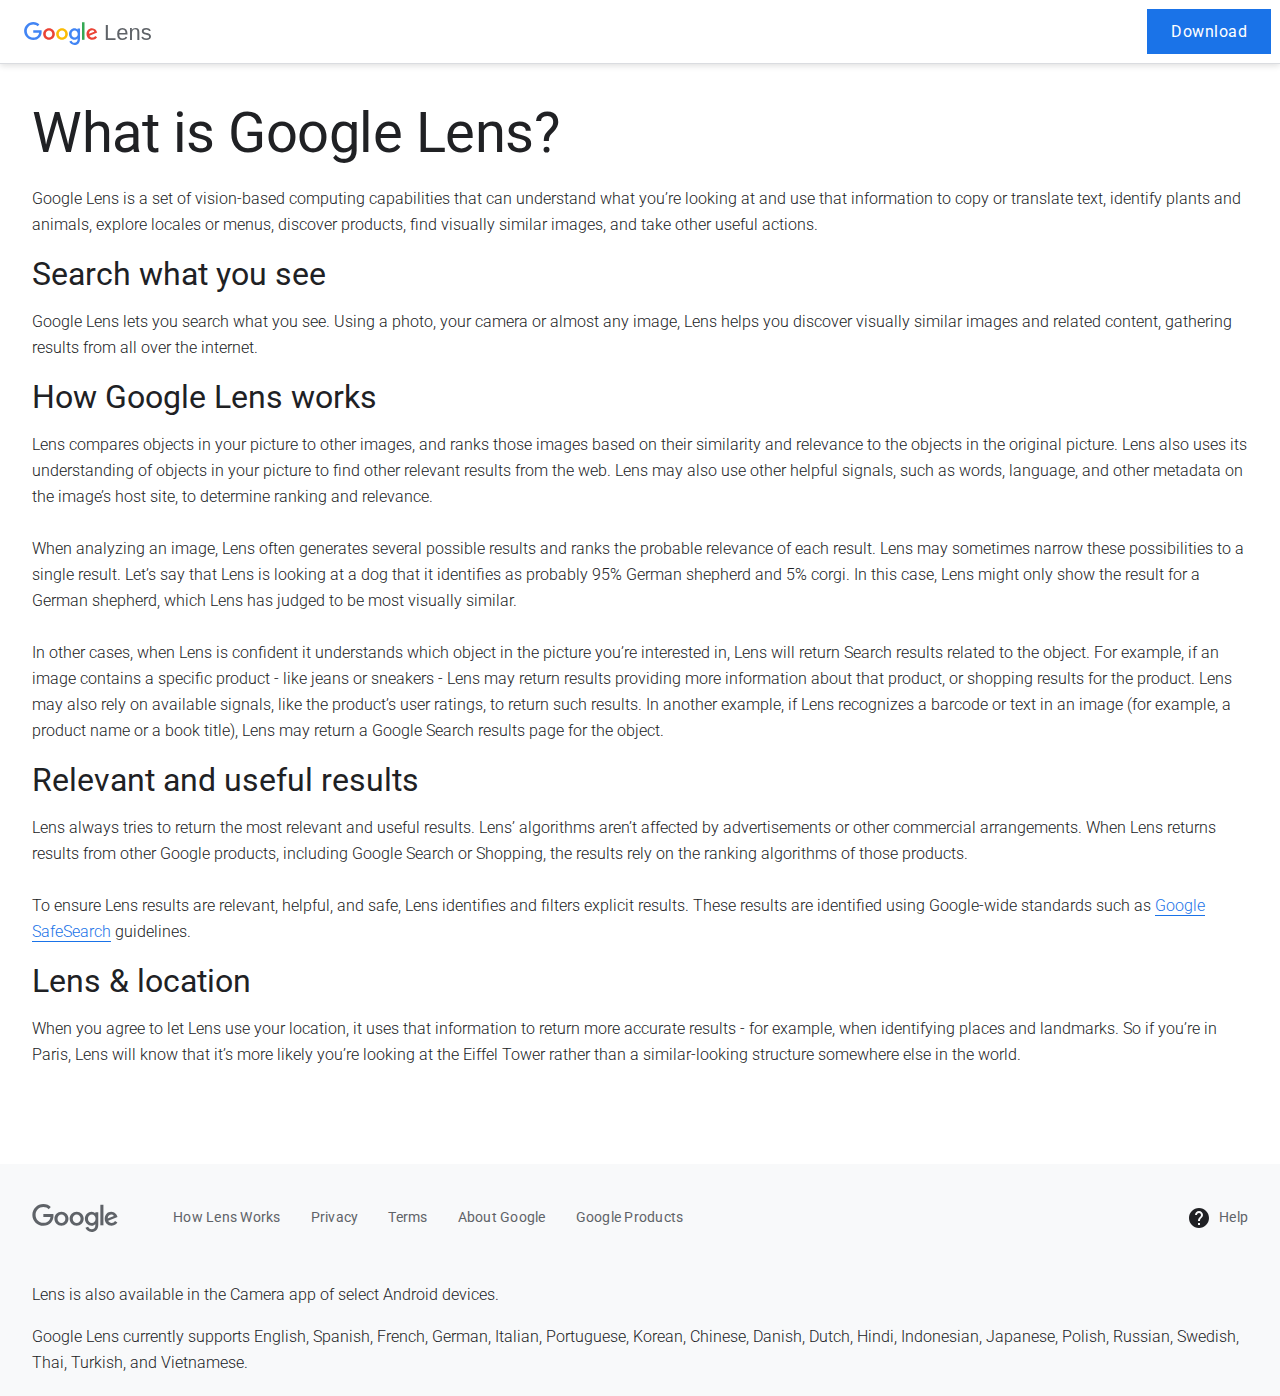
<file: lens.google.com/howlensworks/index.html>
<!DOCTYPE html>
<html lang="en">
  
<!-- Mirrored from lens.google.com/howlensworks/ by HTTrack Website Copier/3.x [XR&CO'2014], Sat, 13 Mar 2021 03:32:00 GMT -->
<head>
    <meta charset="utf-8">
    <meta content="initial-scale=1, minimum-scale=1, width=device-width" name="viewport">

    <link rel="canonical" href="index.html">

    <title>Google Lens - Search What You See</title>
    <meta name="description" content="Discover how the Google Lens app can help you explore the world around you. Use your phone's camera to search what you see in an entirely new way.">

    <meta property="og:url" content="../index.html">
    <meta property="og:title" content="Google Lens - Search What You See">
    <meta property="og:description" content="Discover how the Google Lens app can help you explore the world around you. Use your phone's camera to search what you see in an entirely new way.">
    <meta property="og:site_name" content="Google Lens">
    <meta property="og:type" content="website">
    <meta property="og:locale" content="en">
    <meta property="og:image:secure_url" content="../static/images/facebook-share.jpg">
    <meta property="og:image" content="../static/images/facebook-share.jpg">

    <meta name="twitter:card" content="summary_large_image">
    <meta name="twitter:description" content="Discover how the Google Lens app can help you explore the world around you. Use your phone's camera to search what you see in an entirely new way.">
    <meta name="twitter:title" content="Google Lens - Search What You See">
    <meta name="twitter:site" content="@Google">
    <meta name="twitter:image" content="../static/images/twitter-share.jpg">
    <meta name="twitter:creator" content="@Google">

    <meta name="referrer" content="no-referrer" />


    <link rel="apple-touch-icon-precomposed" sizes="180x180" href="https://lh3.googleusercontent.com/vRJcPU2-u7f51XjNj6cJqJb8a0tXIw-V5Uued6wbL8ti_G5L6LbckMTQL0Ij4oezJtTzwyLIBDzBzxfkRiBhM-IZcpJJguki0LwHow">
    <link rel="icon" type="image/png" sizes="32x32" href="https://lh3.googleusercontent.com/MnOgwVG-T2-UzpRuhhjK6jKL5wiOMwghfo66mxNVbEFFfEsVUBgp0nDz0Jbn6GxhfYiSUAaAohO9DDpcQPspmLYxpXz70rO8_8Vu">
    <link rel="icon" type="image/png" sizes="16x16" href="https://lh3.googleusercontent.com/LFzAwZxmZLOWb9PtDxWiI_PrJ9bE13VztVWlVi0cdltZtzBAA_7Topx9zE71mbR3pq5f87E7kyVY5XIfMGWw2BZCFVEnRqyfG86j6w">

    <link rel="stylesheet" href="http://fonts.googleapis.com/css?family=Roboto:100,300,400,500,700%7CGoogle+Sans:400,500%7CProduct+Sans:400&amp;lang=en">

    <link href="../static/css/index.min176e.css?cache=c205b16" rel="stylesheet">
    <script src="../static/js/detect.min3bcf.js?cache=536ff71"></script>


<script type="application/ld+json">
  {"@context": "https://schema.org","@type": "SoftwareApplication","name": "Google Lens","description": "Discover how the Google Lens app can help you explore the world around you. Use your phone's camera to search what you see in an entirely new way.","operatingSystem": "ANDROID","applicationCategory": "https://schema.org/BrowserApplication","installURL": "https://play.google.com/store/apps/details?id=com.google.ar.lens","offers": {"@type": "Offer","price": "0"}}
</script>

    <script async src="https://www.googletagmanager.com/gtag/js?id=UA-117974635-1"></script>
    <script>
      window.dataLayer = window.dataLayer || [];
      function gtag(){dataLayer.push(arguments);}
      gtag('js', new Date());

      gtag('config', 'UA-117974635-1', {
        'page_referrer' : document.referrer.split('?')[0],
      });

      function trackEvent(category, action, label) {
        gtag('event', action, {
          'event_category': category,
          'event_label': label,
        });
      }
    </script>
  </head>

  <body>



  <main>

<div class="hercules-header h-c-header h-c-header--product-marketing-one-tier">
  <div class="h-c-header__bar">
    <div class="h-c-header__hamburger h-c-header__hamburger--first-tier">
      <div class="h-c-header__hamburger-wrapper">
        <button type="button"
            class="h-js-header__hamburger-link h-c-header__hamburger-link"
            aria-expanded="false"
            aria-label="">
          <svg alt="" role="img" class="h-c-header__hamburger-img
              h-c-header__hamburger-img--standard">
            <use xlink:href="#h-burger"></use>
          </svg>

          <svg alt="" role="img" class="h-c-header__hamburger-img
              h-c-header__hamburger-img--reversed">
            <use xlink:href="#h-burger"></use>
          </svg>
        </button>
      </div>
    </div>

    <div class="h-c-header__lockup">
      <div class="h-c-header__company-logo">
        <a href="../index.html"
            class="h-c-header__company-logo-link" title="Google">
          <svg alt="Google" role="img" class="h-c-header__company-logo-img
              h-c-header__company-logo-img--standard">
            <use xlink:href="#h-color-google-logo"></use>
          </svg>

          <svg alt="Google" role="img" class="h-c-header__company-logo-img
              h-c-header__company-logo-img--reversed">
            <use xlink:href="#h-white-google-logo"></use>
          </svg>
        </a>
      </div>

      <div class="h-c-header__product-logo">
        <a href="../index.html"
              class="h-c-header__product-logo-link">
            <span class="h-c-header__product-logo-text">Lens</span>
        </a>
      </div>

      <a href="#jump-content" class="h-c-header__jump-to-content"
          data-glue-jump-link>
        <span class="h-c-header__jump-to-content-text">Skip to Content</span>
      </a>
    </div>

    <div class="h-c-header__hamburger h-c-header__hamburger--second-tier">
      <div class="h-c-header__hamburger-wrapper">
        <button type="button"
            class="h-c-header__hamburger-link"
            aria-expanded="false"
            aria-label="">
          <svg alt="" role="img" class="h-c-header__hamburger-img
              h-c-header__hamburger-img--standard">
            <use xlink:href="#h-burger"></use>
          </svg>

          <svg alt="" role="img" class="h-c-header__hamburger-img
              h-c-header__hamburger-img--reversed">
            <use xlink:href="#h-burger"></use>
          </svg>
        </button>
      </div>
    </div>

    <div class="h-c-header__cta">
      <ul class="h-c-header__cta-list">

        <li class="h-c-header__cta-li h-c-header__cta-li--primary">
            <a href="../index.html#download" class="h-c-header__cta-li-link
                h-c-header__cta-li-link--primary" aria-label="Download">
              Download
            </a>
        </li>
      </ul>
    </div>

    <div class="h-c-header__bar-underside"></div>
  </div>

  <div id="h-js-header__drawer" role="navigation" class="h-c-header__drawer"
      aria-label="" tabindex="0">
  </div>

  <div id="h-js-header__drawer-backdrop" class="h-c-header__drawer-backdrop"></div>
</div>
    <div class="h-c-page h-u-mt-l">
      <div class="h-c-grid">
        <div class="h-c-grid__col h-c-grid__col--12">
          <h1 class="h-c-headline h-c-headline--one h-has-bottom-margin">What is Google Lens?</h1>
          <p class="h-c-copy h-has-bottom-margin">Google Lens is a set of vision-based computing capabilities that can understand what you’re looking at and use that information to copy or translate text, identify plants and animals, explore locales or menus, discover products, find visually similar images, and take other useful actions.</p>
            <h2 class="h-c-headline h-c-headline--three h-has-bottom-margin">Search what you see</h2>
            <p class="h-c-copy h-has-bottom-margin">Google Lens lets you search what you see. Using a photo, your camera or almost any image, Lens helps you discover visually similar images and related content, gathering results from all over the internet.</p>
            <h2 class="h-c-headline h-c-headline--three h-has-bottom-margin">How Google Lens works</h2>
            <p class="h-c-copy h-has-bottom-margin">Lens compares objects in your picture to other images, and ranks those images based on their similarity and relevance to the objects in the original picture. Lens also uses its understanding of objects in your picture to find other relevant results from the web. Lens may also use other helpful signals, such as words, language, and other metadata on the image’s host site, to determine ranking and relevance.

<br><br>

When analyzing an image, Lens often generates several possible results and ranks the probable relevance of each result. Lens may sometimes narrow these possibilities to a single result. Let’s say that Lens is looking at a dog that it identifies as probably 95% German shepherd and 5% corgi. In this case, Lens might only show the result for a German shepherd, which Lens has judged to be most visually similar.

<br><br>

In other cases, when Lens is confident it understands which object in the picture you’re interested in, Lens will return Search results related to the object. For example, if an image contains a specific product - like jeans or sneakers - Lens may return results providing more information about that product, or shopping results for the product. Lens may also rely on available signals, like the product’s user ratings, to return such results. In another example, if Lens recognizes a barcode or text in an image (for example, a product name or a book title), Lens may return a Google Search results page for the object.</p>
            <h2 class="h-c-headline h-c-headline--three h-has-bottom-margin">Relevant and useful results</h2>
            <p class="h-c-copy h-has-bottom-margin">Lens always tries to return the most relevant and useful results. Lens’ algorithms aren’t affected by advertisements or other commercial arrangements. When Lens returns results from other Google products, including Google Search or Shopping, the results rely on the ranking algorithms of those products.

<br><br>

To ensure Lens results are relevant, helpful, and safe, Lens identifies and filters explicit results. These results are identified using Google-wide standards such as <a href="https://support.google.com/websearch/answer/510?co=GENIE.Platform%3DAndroid&amp;hl=en" target="_blank">Google SafeSearch</a> guidelines.</p>
            <h2 class="h-c-headline h-c-headline--three h-has-bottom-margin">Lens &amp; location</h2>
            <p class="h-c-copy h-has-bottom-margin">When you agree to let Lens use your location, it uses that information to return more accurate results - for example, when identifying places and landmarks. So if you’re in Paris, Lens will know that it’s more likely you’re looking at the Eiffel Tower rather than a similar-looking structure somewhere else in the world.</p>
        </div>
      </div>
    </div>


<footer class="h-c-footer h-c-footer--topmargin h-c-footer--standard h-has-social">

  <section class="h-c-footer__global">
    <div class="h-c-footer__logo">
      <a href="https://www.google.com/" aria-label="Google" title="Google">
        <svg alt="" role="img"
            class="h-c-footer__logo-img">
          <use xlink:href="#google-logo"></use>
        </svg>
      </a>
    </div>

    <ul class="h-c-footer__global-links h-no-bullet">
      <li class="h-c-footer__global-links-list-item">
        <a class="h-c-footer__link" href="index.html" rel="noopener" aria-label="How Lens Works" title="How Lens Works">How Lens Works</a>
      </li>
      <li class="h-c-footer__global-links-list-item">
        <a class="h-c-footer__link" href="https://www.google.com/policies/" target="_blank" rel="noopener" aria-label="Privacy" title="Privacy">Privacy</a>
      </li>
      <li class="h-c-footer__global-links-list-item">
        <a class="h-c-footer__link" href="https://www.google.com/policies/terms/" target="_blank" rel="noopener" aria-label="Terms" title="Terms">Terms</a>
      </li>
      <li class="h-c-footer__global-links-list-item">
        <a class="h-c-footer__link" href="https://about.google/" target="_blank" rel="noopener" aria-label="About Google" title="About Google">About Google</a>
      </li>
      <li class="h-c-footer__global-links-list-item">
        <a class="h-c-footer__link" href="https://about.google/products/" target="_blank" rel="noopener" aria-label="Google Products" title="Google Products">Google Products</a>
      </li>
    </ul>

    <ul class="h-c-footer__global-links h-c-footer__global-links--extra h-no-bullet">
      <li class="h-c-footer__global-links-list-item h-c-footer__global-links-list-item--extra">
        <a class="h-c-footer__link" href="https://support.google.com/" title="Help" target="_blank">
          <svg alt="" role="img" class="h-c-icon h-c-icon--24px h-c-icon--footer">
            <use xlink:href="#mi-help"></use>
          </svg>
          Help
        </a>
      </li>


    </ul>

  </section>

  <section class="h-c-footer__global footer__legal">
    <p class="footer__copy">Lens is also available in the Camera app of select Android devices.</p>
    <p class="footer__copy">Google Lens currently supports English, Spanish, French, German, Italian, Portuguese, Korean, Chinese, Danish, Dutch, Hindi, Indonesian, Japanese, Polish, Russian, Swedish, Thai, Turkish, and Vietnamese.</p>
  </section>

</footer>
  </main>



    <div class="g-lens-assets">
<svg class="svg-assets" xmlns="http://www.w3.org/2000/svg">
  <!-- material design icons -->
  <symbol id="mi-arrow-forward" viewBox="0 0 18 18">
    <path d="M9,1.5C4.8,1.5,1.5,4.8,1.5,9s3.3,7.5,7.5,7.5s7.5-3.3,7.5-7.5S13.2,1.5,9,1.5z M9,14.5l-1-1
  l3.8-3.8H3.5V8.3h8.4L8.1,4.5L9,3.5L14.5,9L9,14.5z"></path>
  </symbol>

  <symbol id="mi-help" viewBox="0 0 48 48">
    <path d="M24 4C12.95 4 4 12.95 4 24s8.95 20 20 20 20-8.95 20-20S35.05 4 24 4zm2 34h-4v-4h4v4zm4.13-15.49l-1.79 1.84C26.9 25.79 26 27 26 30h-4v-1c0-2.21.9-4.21 2.34-5.66l2.49-2.52C27.55 20.1 28 19.1 28 18c0-2.21-1.79-4-4-4s-4 1.79-4 4h-4c0-4.42 3.58-8 8-8s8 3.58 8 8c0 1.76-.71 3.35-1.87 4.51z"></path>
  </symbol>

  <symbol id="mi-arrow-sort" viewBox="0 0 24 24">
    <path d="M20 12l-1.41-1.41L13 16.17V4h-2v12.17l-5.58-5.59L4 12l8 8 8-8z"></path>
  </symbol>

  <symbol id="mi-arrow-forward-no-bg" viewBox="0 0 32 32">
    <polygon points="16,0 13.2,2.8 24.3,14 0,14 0,18 24.3,18 13.2,29.2 16,32 32,16"></polygon>
  </symbol>

  <symbol id="mi-arrow-circle" viewBox="0 0 16 16">
    <path d="M0,8c0,4.4,3.6,8,8,8s8-3.6,8-8s-3.6-8-8-8S0,3.6,0,8z M4.2,6.1L8,9.9l3.8-3.8L13,7.3 l-5,5l-5-5L4.2,6.1z"></path>
  </symbol>

  <symbol id="mi-arrow-item" viewBox="0 0 16 10">
    <polygon points="1.8,0 7.8,5.9 13.7,0 15.5,1.8 7.8,9.6 0,1.8"></polygon>
  </symbol>

  <symbol id="mi-keyboard-arrow-right" viewBox="0 0 24 24">
    <path d="M9.546 6.5l5.443 5.532L9.5 17.5"></path>
  </symbol>

  <symbol id="mi-chevron" viewBox="0 0 12 8">
    <path d="M10.6,8L6,3.4L1.4,8L0,6.6l6-6l6,6L10.6,8z"></path>
  </symbol>

  <symbol id="mi-youtube-icon"  viewBox="0 0 86 60">
    <path d="M83.37 9.387c-.967-3.677-3.87-6.58-7.547-7.597C69.193 0 42.58 0 42.58 0S15.97 0 9.29 1.79c-3.677.968-6.532 3.87-7.548 7.597C0 16.065 0 30 0 30s0 13.935 1.79 20.613c.968 3.677 3.87 6.58 7.55 7.597C15.967 60 42.58 60 42.58 60s26.614 0 33.29-1.79c3.678-.968 6.533-3.87 7.55-7.597C85.16 43.935 85.16 30 85.16 30s0-13.935-1.79-20.613zm-49.5 33.29V17.323L56.13 30 33.87 42.677z" fill-rule="nonzero"></path>
  </symbol>

  <symbol id="mi-youtube-icon-white">
    <path d="M83.37 9.387c-.967-3.677-3.87-6.58-7.547-7.597C69.193 0 42.58 0 42.58 0S15.97 0 9.29 1.79c-3.677.968-6.532 3.87-7.548 7.597C0 16.065 0 30 0 30s0 13.935 1.79 20.613c.968 3.677 3.87 6.58 7.55 7.597C15.967 60 42.58 60 42.58 60s26.614 0 33.29-1.79c3.678-.968 6.533-3.87 7.55-7.597C85.16 43.935 85.16 30 85.16 30s0-13.935-1.79-20.613zm-49.5 33.29V17.323L56.13 30 33.87 42.677z" fill-rule="nonzero" fill="#FFF"></path>
  </symbol>

  <symbol id="mi-youtube-icon-red">
      <g fill-rule="nonzero" fill="none">
        <path d="M83.37 9.387c-.967-3.677-3.87-6.58-7.547-7.597C69.193 0 42.58 0 42.58 0S15.97 0 9.29 1.79c-3.677.968-6.532 3.87-7.548 7.597C0 16.065 0 30 0 30s0 13.935 1.79 20.613c.968 3.677 3.87 6.58 7.55 7.597C15.967 60 42.58 60 42.58 60s26.614 0 33.29-1.79c3.678-.968 6.533-3.87 7.55-7.597C85.16 43.935 85.16 30 85.16 30s0-13.935-1.79-20.613z" fill="#F00"></path>
        <path fill="#FFF" d="M33.87 42.677L56.13 30 33.87 17.323"></path>
      </g>
  </symbol>

  <symbol id="mi-youtube-icon-black">
    <g fill-rule="nonzero" fill="none">
      <path d="M83.37 9.387c-.967-3.677-3.87-6.58-7.547-7.597C69.193 0 42.58 0 42.58 0S15.97 0 9.29 1.79c-3.677.968-6.532 3.87-7.548 7.597C0 16.065 0 30 0 30s0 13.935 1.79 20.613c.968 3.677 3.87 6.58 7.55 7.597C15.967 60 42.58 60 42.58 60s26.614 0 33.29-1.79c3.678-.968 6.533-3.87 7.55-7.597C85.16 43.935 85.16 30 85.16 30s0-13.935-1.79-20.613z" fill="#282828"></path>
      <path fill="#FFF" d="M33.87 42.677L56.13 30 33.87 17.323"></path>
    </g>
  </symbol>

  <symbol id="mi-pdf-icon" viewBox="0 0 24 24">
    <path d="M7 11.5h1v-1H7v1zM19 3H5c-1.1 0-2 .9-2 2v14c0 1.1.9 2 2 2h14c1.1 0 2-.9 2-2V5c0-1.1-.9-2-2-2zm-9.5 8.5c0 .83-.67 1.5-1.5 1.5H7v2H5.5V9H8c.83 0 1.5.67 1.5 1.5v1zm10-1H17v1h1.5V13H17v2h-1.5V9h4v1.5zm-5 3c0 .83-.67 1.5-1.5 1.5h-2.5V9H13c.83 0 1.5.67 1.5 1.5v3zm-2.5 0h1v-3h-1v3z"></path>
  </symbol>

  <symbol id="mi-arrow-dropdown" viewBox="0 0 24 24">
    <path d="M7 10l5 5 5-5z"></path>
  </symbol>

  <symbol id="mi-search" viewBox="0 0 24 22">
    <path d="M15.5 14h-.79l-.28-.27C15.41 12.59 16 11.11 16 9.5 16 5.91 13.09 3 9.5 3S3 5.91 3 9.5 5.91 16 9.5 16c1.61 0 3.09-.59 4.23-1.57l.27.28v.79l5 4.99L20.49 19l-4.99-5zm-6 0C7.01 14 5 11.99 5 9.5S7.01 5 9.5 5 14 7.01 14 9.5 11.99 14 9.5 14z"></path>
  </symbol>

  <symbol id="mi-expand" viewBox="0 0 24 24">
    <path d="M16.59 8.59L12 13.17 7.41 8.59 6 10l6 6 6-6z"></path>
  </symbol>

  <symbol id="mi-mail" viewBox="0 0 24 24">
    <path d="M20 4H4c-1.1 0-1.99.9-1.99 2L2 18c0 1.1.9 2 2 2h16c1.1 0 2-.9 2-2V6c0-1.1-.9-2-2-2zm0 14H4V8l8 5 8-5v10zm-8-7L4 6h16l-8 5z"></path>
  </symbol>

  <symbol id="mi-close" viewBox="0 0 24 24">
    <path d="M19 6.41L17.59 5 12 10.59 6.41 5 5 6.41 10.59 12 5 17.59 6.41 19 12 13.41 17.59 19 19 17.59 13.41 12z"></path>
  </symbol>

  <!-- Social icons -->
  <symbol id="social-blogger" viewBox="2 2 20 20">
    <path d="M20,2 L4,2 C2.895,2 2.01,2.895 2.01,4 L2,20 C2,21.105 2.895,22 4,22 L20,22 C21.105,22 22,21.105 22,20 L22,4 C22,2.895 21.105,2 20,2 L20,2 Z M16,9 L16,10 C16,10.555 16.445,11 17,11 C17.555,11 18,11.445 18,12 L18,15 C18,16.655 16.655,18 15,18 L9,18 C7.345,18 6,16.655 6,15 L6,8 C6,6.345 7.345,5 9,5 L13,5 C14.655,5 16,6.345 16,8 L16,9 L16,9 Z M9.95,10 L12.55,10 C13.105,10 13.55,9.555 13.55,9 C13.55,8.445 13.105,8 12.55,8 L9.95,8 C9.395,8 8.95,8.445 8.95,9 C8.95,9.555 9.4,10 9.95,10 L9.95,10 Z M14,13 L9.95,13 C9.395,13 8.95,13.445 8.95,14 C8.95,14.555 9.395,15 9.95,15 L14,15 C14.555,15 15,14.555 15,14 C15,13.445 14.555,13 14,13 L14,13 Z"></path>
  </symbol>

  <symbol id="social-facebook" viewBox="0 0 20 21">
    <path d="M18.9,0H1.1C0.5,0,0,0.5,0,1.1v17.8C0,19.5,0.5,20,1.1,20h9.6v-7.7H8.1v-3h2.6V7c0-2.6,1.6-4,3.9-4c1.1,0,2.1,0.1,2.3,0.1 v2.7l-1.6,0c-1.3,0-1.5,0.6-1.5,1.5v1.9h3l-0.4,3h-2.6V20h5.1c0.6,0,1.1-0.5,1.1-1.1V1.1C20,0.5,19.5,0,18.9,0z">
    </path>
  </symbol>

  <symbol id="social-gplus" viewBox="0 0 24 24">
    <path d="M8.5,10.745 L8.5,13.43 L12.3,13.43 C12,15.065 10.58,16.25 8.5,16.25 C6.195,16.25 4.33,14.305 4.33,12 C4.33,9.695 6.195,7.75 8.5,7.75 C9.535,7.75 10.465,8.105 11.2,8.805 L11.2,8.81 L13.185,6.825 C11.97,5.695 10.39,5 8.5,5 C4.635,5 1.5,8.135 1.5,12 C1.5,15.865 4.635,19 8.5,19 C12.545,19 15.22,16.16 15.22,12.16 C15.22,11.67 15.175,11.195 15.1,10.745 L8.5,10.745 L8.5,10.745 Z"></path>
    <polygon points="22.5 11 20.5 11 20.5 9 19 9 19 11 17 11 17 12.5 19 12.5 19 14.5 20.5 14.5 20.5 12.5 22.5 12.5"></polygon>
  </symbol>

  <symbol id="social-instagram" viewBox="2 2 20 20">
    <path d="M12,3.80440476 C14.6692857,3.80440476 14.9854365,3.81456349 16.0395635,3.86265873 C17.014246,3.90714286 17.5435714,4.07 17.895873,4.20686508 C18.3624603,4.38821429 18.6955159,4.60488095 19.0453175,4.95468254 C19.395119,5.30448413 19.6117857,5.63753968 19.7930952,6.10412698 C19.93,6.45642857 20.0928571,6.98575397 20.1373413,7.96039683 C20.1854365,9.01456349 20.1955952,9.33071429 20.1955952,12 C20.1955952,14.6692857 20.1854365,14.9854365 20.1373413,16.0395635 C20.0928571,17.014246 19.93,17.5435714 19.7930952,17.895873 C19.6117857,18.3624603 19.395119,18.6955159 19.0453175,19.0453175 C18.6955159,19.395119 18.3624603,19.6117857 17.895873,19.7930952 C17.5435714,19.93 17.014246,20.0928571 16.0395635,20.1373413 C14.9855952,20.1854365 14.6694444,20.1955952 12,20.1955952 C9.33055556,20.1955952 9.01440476,20.1854365 7.96043651,20.1373413 C6.98575397,20.0928571 6.45642857,19.93 6.10416667,19.7930952 C5.63753968,19.6117857 5.30448413,19.395119 4.95468254,19.0453175 C4.60488095,18.6955159 4.38821429,18.3624603 4.20690476,17.895873 C4.07,17.5435714 3.90714286,17.014246 3.86265873,16.0396032 C3.81456349,14.9854365 3.80440476,14.6692857 3.80440476,12 C3.80440476,9.33071429 3.81456349,9.01456349 3.86265873,7.96043651 C3.90714286,6.98575397 4.07,6.45642857 4.20690476,6.10412698 C4.38821429,5.63753968 4.60488095,5.30448413 4.95468254,4.95468254 C5.30448413,4.60488095 5.63753968,4.38821429 6.10416667,4.20686508 C6.45642857,4.07 6.98575397,3.90714286 7.96039683,3.86265873 C9.01456349,3.81456349 9.33071429,3.80440476 12,3.80440476 M12,2.00313492 C9.285,2.00313492 8.94460317,2.01464286 7.87833333,2.06329365 C6.81424603,2.11186508 6.08757937,2.28083333 5.45166667,2.52797619 C4.79428571,2.78345238 4.23678571,3.12527778 3.68103175,3.68103175 C3.12527778,4.23678571 2.78345238,4.79428571 2.52797619,5.45166667 C2.28083333,6.08757937 2.11186508,6.81424603 2.06329365,7.87833333 C2.01464286,8.94456349 2.0031746,9.285 2.0031746,12 C2.0031746,14.715 2.01464286,15.0554365 2.06329365,16.1216667 C2.11186508,17.185754 2.28083333,17.9124206 2.52797619,18.5483333 C2.78345238,19.2056746 3.12527778,19.7632143 3.68103175,20.3189683 C4.23678571,20.8747222 4.79428571,21.2165476 5.45166667,21.4720238 C6.08757937,21.7191667 6.81424603,21.8881349 7.87833333,21.9367063 C8.94460317,21.9853571 9.285,21.9968254 12,21.9968254 C14.715,21.9968254 15.0554365,21.9853571 16.1216667,21.9367063 C17.185754,21.8881349 17.9124206,21.7191667 18.5483333,21.4720238 C19.2057143,21.2165476 19.7632143,20.8747222 20.3189683,20.3189683 C20.8747222,19.7632143 21.2165476,19.2057143 21.4720238,18.5483333 C21.7191667,17.9124206 21.8881349,17.185754 21.9367063,16.1216667 C21.9853571,15.0554365 21.9968651,14.715 21.9968651,12 C21.9968651,9.285 21.9853571,8.94456349 21.9367063,7.87833333 C21.8881349,6.81424603 21.7191667,6.08757937 21.4720238,5.45166667 C21.2165476,4.79428571 20.8747222,4.23678571 20.3189683,3.68103175 C19.7632143,3.12527778 19.2057143,2.78345238 18.5483333,2.52797619 C17.9124206,2.28083333 17.185754,2.11186508 16.1216667,2.06329365 C15.0554365,2.01464286 14.715,2.00313492 12,2.00313492"></path>
    <path d="M12,6.86646825 C9.16484127,6.86646825 6.86646825,9.16484127 6.86646825,12 C6.86646825,14.8351587 9.16484127,17.1335317 12,17.1335317 C14.8351587,17.1335317 17.1335317,14.8351587 17.1335317,12 C17.1335317,9.16484127 14.8351587,6.86646825 12,6.86646825 Z M12,15.3323016 C10.1596429,15.3323016 8.66769841,13.8403571 8.66769841,12 C8.66769841,10.1596429 10.1596429,8.66769841 12,8.66769841 C13.8403571,8.66769841 15.3323016,10.1596429 15.3323016,12 C15.3323016,13.8403571 13.8403571,15.3323016 12,15.3323016 L12,15.3323016 Z"></path>
    <path d="M18.5359524,6.66365079 C18.5359524,7.32619048 17.9988889,7.86329365 17.3363492,7.86329365 C16.6738095,7.86329365 16.1367063,7.32619048 16.1367063,6.66365079 C16.1367063,6.00111111 16.6738095,5.46404762 17.3363492,5.46404762 C17.9988889,5.46404762 18.5359524,6.00111111 18.5359524,6.66365079"></path>
  </symbol>

  <symbol id="social-link" viewBox="2 7 20 11">
    <path d="M3.9,12 C3.9,10.29 5.29,8.9 7,8.9 L11,8.9 L11,7 L7,7 C4.24,7 2,9.24 2,12 C2,14.76 4.24,17 7,17 L11,17 L11,15.1 L7,15.1 C5.29,15.1 3.9,13.71 3.9,12 L3.9,12 Z M8,13 L16,13 L16,11 L8,11 L8,13 L8,13 Z M17,7 L13,7 L13,8.9 L17,8.9 C18.71,8.9 20.1,10.29 20.1,12 C20.1,13.71 18.71,15.1 17,15.1 L13,15.1 L13,17 L17,17 C19.76,17 22,14.76 22,12 C22,9.24 19.76,7 17,7 L17,7 Z">
    </path>
  </symbol>

  <symbol id="social-linkedin" viewBox="0 0 20 20">
    <path d="M17.3247508,17.0422222 L14.3116279,17.0422222 L14.3116279,12.4011111 C14.3116279,11.2944444 14.2901661,9.87055556 12.7443522,9.87055556 C11.1748173,9.87055556 10.9353488,11.0755556 10.9353488,12.3211111 L10.9353488,17.0422222 L7.92335548,17.0422222 L7.92335548,7.49833333 L10.8139203,7.49833333 L10.8139203,8.80222222 L10.8557143,8.80222222 C11.2578405,8.05166667 12.2422591,7.26055556 13.7090033,7.26055556 C16.7605316,7.26055556 17.3247508,9.23666667 17.3247508,11.8072222 L17.3247508,17.0422222 L17.3247508,17.0422222 Z M4.52335548,6.19277778 C3.55418605,6.19277778 2.77365449,5.42222222 2.77365449,4.47277778 C2.77365449,3.52444444 3.55418605,2.75333333 4.52335548,2.75333333 C5.48800664,2.75333333 6.27136213,3.52444444 6.27136213,4.47277778 C6.27136213,5.42222222 5.48800664,6.19277778 4.52335548,6.19277778 L4.52335548,6.19277778 Z M3.01312292,7.49833333 L6.03189369,7.49833333 L6.03189369,17.0422222 L3.01312292,17.0422222 L3.01312292,7.49833333 Z M18.5183745,0 L1.47495903,0 C0.661092747,0 0,0.645555556 0,1.44111111 L0,18.5566667 C0,19.3533333 0.661092747,20 1.47495903,20 L18.5183745,20 C19.3339074,20 20,19.3533333 20,18.5566667 L20,1.44111111 C20,0.645555556 19.3339074,0 18.5183745,0 L18.5183745,0 Z"></path>
  </symbol>

  <symbol id="social-mail" viewBox="2 4 20 16">
    <path d="M20,4 L4,4 C2.9,4 2.01,4.9 2.01,6 L2,18 C2,19.1 2.9,20 4,20 L20,20 C21.1,20 22,19.1 22,18 L22,6 C22,4.9 21.1,4 20,4 Z M20,18 L4,18 L4,8 L12,13 L20,8 L20,18 Z M12,11 L4,6 L20,6 L12,11 Z"></path>
  </symbol>

  <symbol id="social-twitter" viewBox="2 4 20 17">
    <path d="M21.9998024,5.94850271 C21.2639378,6.27899473 20.4732072,6.50243431 19.6431192,6.60281913 C20.4903254,6.08859695 21.1409646,5.27418342 21.4472639,4.3038956 C20.6544849,4.7801123 19.7764073,5.12586577 18.8417079,5.31226298 C18.0932607,4.50466524 17.0268825,4 15.8467486,4 C13.5805579,4 11.7434203,5.86056413 11.7434203,8.15526483 C11.7434203,8.48101542 11.7797051,8.7980981 11.8496412,9.10221596 C8.43952817,8.92893175 5.41611168,7.27461954 3.39235612,4.76062801 C3.03916454,5.37434599 2.83681824,6.08815245 2.83681824,6.84966948 C2.83681824,8.29128441 3.5611975,9.5631712 4.66217788,10.3083896 C3.98959225,10.2868309 3.35687602,10.099841 2.8036791,9.78861106 C2.80338648,9.80594689 2.80331333,9.8233568 2.80331333,9.8408408 C2.80331333,11.8541677 4.21768905,13.5336687 6.09476916,13.9154273 C5.75042931,14.0103299 5.38794707,14.0610779 5.01376005,14.0610779 C4.74930529,14.0610779 4.49231233,14.0350742 4.241757,13.9865487 C4.76393626,15.637453 6.27926567,16.8388111 8.07477813,16.8724456 C6.67042461,17.9869023 4.9012479,18.6511461 2.97881179,18.6511461 C2.64763982,18.6511461 2.32100345,18.6315136 2,18.5931378 C3.81592266,19.7721223 5.97267373,20.4599991 8.28985336,20.4599991 C15.8371653,20.4599991 19.9642689,14.1282728 19.9642689,8.63711197 C19.9642689,8.45693788 19.9602454,8.2777269 19.9524178,8.0995531 C20.7540486,7.51369099 21.449678,6.78180786 21.9998024,5.94850271"></path>
  </symbol>

  <symbol id="social-youtube" viewBox="0 4 24 18">
    <path d="M23.74,7.6062 C23.74,7.6062 23.51,5.9562 22.79,5.2362 C21.88,4.2762 20.86,4.2762 20.39,4.2162 C17.04,3.9712 12,4.0012 12,4.0012 C12,4.0012 6.98,3.9712 3.63,4.2112 C3.17,4.2712 2.15,4.2712 1.24,5.2312 C0.52,5.9512 0.28,7.6012 0.28,7.6012 C0.28,7.6012 0.04,9.5462 0,11.4812 L0,13.5062 C0.04,15.4462 0.28,17.3812 0.28,17.3812 C0.28,17.3812 0.52,19.0312 1.24,19.7612 C2.15,20.7112 3.34,20.6812 3.88,20.7812 C5.76,20.9612 11.79,21.0012 12,21.0012 C12,21.0012 17.05,21.0112 20.4,20.7712 C20.86,20.7112 21.88,20.7112 22.79,19.7512 C23.51,19.0312 23.75,17.3812 23.75,17.3812 C23.75,17.3812 23.99,15.4412 24,13.5062 L24,11.4812 C23.98,9.5462 23.74,7.6062 23.74,7.6062 L23.74,7.6062 Z M9.57,16.0012 L9.57,8.9912 L16,12.6312 L9.57,16.0012 L9.57,16.0012 Z"></path>
  </symbol>

  <symbol id="google-logo" viewBox="0 0 396 130">
    <path d="M51.0745265,101.038701 C23.3283097,101.038701 9.65724009e-07,78.4212338 9.65724009e-07,50.645974 C-0.00548030982,22.8707143 23.3228284,0.253246753 51.0745265,0.253246753 C66.4220981,0.253246753 77.3517615,6.27798701 85.5736748,14.1408766 L75.8718171,23.8528896 C69.9794459,18.3219805 61.9987087,14.0201623 51.0690452,14.0201623 C30.8102508,14.0201623 14.9693645,30.365974 14.9693645,50.645974 C14.9693645,70.925974 30.8102508,87.2717857 51.0690452,87.2717857 C64.2076627,87.2717857 71.6950851,81.9877922 76.48572,77.1921429 C80.4157945,73.2579545 82.991994,67.6063312 83.9731424,59.8641558 L51.0745265,59.8641558 L51.0745265,46.1027273 L97.3638985,46.1027273 C97.8572133,48.5609091 98.0983894,51.5129221 98.0983894,54.7063636 C98.0983894,65.0329221 95.2755325,77.8121753 86.1875777,86.9096429 C77.3462802,96.1223377 66.0548526,101.038701 51.0745265,101.038701 L51.0745265,101.038701 Z"></path>
    <path d="M167.573556,68.369026 C167.573556,87.0523052 152.965957,100.813734 135.036704,100.813734 C117.112933,100.813734 102.499853,87.0468182 102.499853,68.369026 C102.499853,49.5650325 117.112933,35.9188312 135.036704,35.9188312 C152.965957,35.9188312 167.573556,49.5650325 167.573556,68.369026 L167.573556,68.369026 Z M153.333202,68.369026 C153.333202,56.6926623 144.85915,48.7035714 135.036704,48.7035714 C125.214259,48.7035714 116.740207,56.6926623 116.740207,68.369026 C116.740207,79.9191883 125.214259,88.0344805 135.036704,88.0344805 C144.85915,88.0344805 153.333202,79.9191883 153.333202,68.369026 L153.333202,68.369026 Z"></path>
    <path d="M238.282011,68.369026 C238.282011,87.0523052 223.674411,100.813734 205.745159,100.813734 C187.821388,100.813734 173.208307,87.0468182 173.208307,68.369026 C173.208307,49.5650325 187.821388,35.9188312 205.745159,35.9188312 C223.674411,35.9188312 238.282011,49.5650325 238.282011,68.369026 L238.282011,68.369026 Z M224.041657,68.369026 C224.041657,56.6926623 215.567605,48.7035714 205.745159,48.7035714 C195.922713,48.7035714 187.448661,56.6926623 187.448661,68.369026 C187.448661,79.9191883 195.922713,88.0344805 205.745159,88.0344805 C215.567605,88.0344805 224.041657,79.9191883 224.041657,68.369026 L224.041657,68.369026 Z"></path>
    <path d="M306.04702,37.943539 L306.04702,96.1442857 C306.04702,120.111558 291.927254,129.944286 275.231289,129.944286 C259.516472,129.944286 250.061272,119.376299 246.498443,110.772662 L258.897088,105.609383 C261.106042,110.893377 266.51058,117.159545 275.225808,117.159545 C285.908814,117.159545 292.535676,110.52026 292.535676,98.1086364 L292.535676,93.4391883 L292.047842,93.4391883 C288.85774,97.3733766 282.71323,100.813734 274.97915,100.813734 C258.771019,100.813734 243.916762,86.6791883 243.916762,68.4897403 C243.916762,50.1740909 258.771019,35.9188312 274.97915,35.9188312 C282.71323,35.9188312 288.852259,39.3591883 292.047842,43.1726623 L292.535676,43.1726623 L292.535676,37.943539 L306.04702,37.943539 L306.04702,37.943539 Z M293.522306,68.4897403 C293.522306,57.0602922 285.908814,48.7035714 276.212437,48.7035714 C266.389992,48.7035714 258.162597,57.0602922 258.162597,68.4897403 C258.162597,79.798474 266.389992,88.0344805 276.212437,88.0344805 C285.908814,88.0344805 293.522306,79.798474 293.522306,68.4897403 L293.522306,68.4897403 Z"></path>
    <path d="M329.961825,3.54545455 L329.961825,98.9207143 L315.721472,98.9207143 L315.721472,3.54545455 L329.961825,3.54545455 L329.961825,3.54545455 Z"></path>
    <path d="M383.755064,79.0577273 L394.805315,86.4322727 C391.242486,91.7162662 382.647846,100.813734 367.793589,100.813734 C349.376503,100.813734 336.002191,86.558474 336.002191,68.369026 C336.002191,49.0712013 349.497091,35.9188312 366.198538,35.9188312 C383.020573,35.9188312 391.247967,49.3181169 393.944755,56.566461 L395.419218,60.2537338 L352.078772,78.1962662 C355.394944,84.7093506 360.552824,88.0289935 367.793589,88.0289935 C375.039836,88.0289935 380.071647,84.4624351 383.755064,79.0577273 L383.755064,79.0577273 Z M349.743749,67.3813636 L378.717771,55.3373701 C377.12272,51.2824675 372.332085,48.4566558 366.686372,48.4566558 C359.445607,48.4511688 349.376503,54.843539 349.743749,67.3813636 L349.743749,67.3813636 Z"></path>
  </symbol>

  <symbol id="social-share-triangle" viewBox="0 0 24 24">
    <path d="M18,16.08 C17.24,16.08 16.56,16.38 16.04,16.85 L8.91,12.7 C8.96,12.47 9,12.24 9,12 C9,11.76 8.96,11.53 8.91,11.3 L15.96,7.19 C16.5,7.69 17.21,8 18,8 C19.66,8 21,6.66 21,5 C21,3.34 19.66,2 18,2 C16.34,2 15,3.34 15,5 C15,5.24 15.04,5.47 15.09,5.7 L8.04,9.81 C7.5,9.31 6.79,9 6,9 C4.34,9 3,10.34 3,12 C3,13.66 4.34,15 6,15 C6.79,15 7.5,14.69 8.04,14.19 L15.16,18.35 C15.11,18.56 15.08,18.78 15.08,19 C15.08,20.61 16.39,21.92 18,21.92 C19.61,21.92 20.92,20.61 20.92,19 C20.92,17.39 19.61,16.08 18,16.08 L18,16.08 Z"></path>
  </symbol>

  <!-- hercules icons -->
  <symbol id="h-color-google-logo" viewBox="0 0 74 24">
    <path fill="#4285F4" d="M9.24 8.19v2.46h5.88c-.18 1.38-.64 2.39-1.34 3.1-.86.86-2.2 1.8-4.54 1.8-3.62 0-6.45-2.92-6.45-6.54s2.83-6.54 6.45-6.54c1.95 0 3.38.77 4.43 1.76L15.4 2.5C13.94 1.08 11.98 0 9.24 0 4.28 0 .11 4.04.11 9s4.17 9 9.13 9c2.68 0 4.7-.88 6.28-2.52 1.62-1.62 2.13-3.91 2.13-5.75 0-.57-.04-1.1-.13-1.54H9.24z"></path>
    <path fill="#EA4335" d="M25 6.19c-3.21 0-5.83 2.44-5.83 5.81 0 3.34 2.62 5.81 5.83 5.81s5.83-2.46 5.83-5.81c0-3.37-2.62-5.81-5.83-5.81zm0 9.33c-1.76 0-3.28-1.45-3.28-3.52 0-2.09 1.52-3.52 3.28-3.52s3.28 1.43 3.28 3.52c0 2.07-1.52 3.52-3.28 3.52z"></path>
    <path fill="#4285F4" d="M53.58 7.49h-.09c-.57-.68-1.67-1.3-3.06-1.3C47.53 6.19 45 8.72 45 12c0 3.26 2.53 5.81 5.43 5.81 1.39 0 2.49-.62 3.06-1.32h.09v.81c0 2.22-1.19 3.41-3.1 3.41-1.56 0-2.53-1.12-2.93-2.07l-2.22.92c.64 1.54 2.33 3.43 5.15 3.43 2.99 0 5.52-1.76 5.52-6.05V6.49h-2.42v1zm-2.93 8.03c-1.76 0-3.1-1.5-3.1-3.52 0-2.05 1.34-3.52 3.1-3.52 1.74 0 3.1 1.5 3.1 3.54.01 2.03-1.36 3.5-3.1 3.5z"></path>
    <path fill="#FBBC05" d="M38 6.19c-3.21 0-5.83 2.44-5.83 5.81 0 3.34 2.62 5.81 5.83 5.81s5.83-2.46 5.83-5.81c0-3.37-2.62-5.81-5.83-5.81zm0 9.33c-1.76 0-3.28-1.45-3.28-3.52 0-2.09 1.52-3.52 3.28-3.52s3.28 1.43 3.28 3.52c0 2.07-1.52 3.52-3.28 3.52z"></path>
    <path fill="#34A853" d="M58 .24h2.51v17.57H58z"></path>
    <path fill="#EA4335" d="M68.26 15.52c-1.3 0-2.22-.59-2.82-1.76l7.77-3.21-.26-.66c-.48-1.3-1.96-3.7-4.97-3.7-2.99 0-5.48 2.35-5.48 5.81 0 3.26 2.46 5.81 5.76 5.81 2.66 0 4.2-1.63 4.84-2.57l-1.98-1.32c-.66.96-1.56 1.6-2.86 1.6zm-.18-7.15c1.03 0 1.91.53 2.2 1.28l-5.25 2.17c0-2.44 1.73-3.45 3.05-3.45z"></path>
  </symbol>

  <symbol id="h-white-google-logo" viewBox="0 0 74 24">
    <path d="M9.24 8.19v2.46h5.88c-.18 1.38-.64 2.39-1.34 3.1-.86.86-2.2 1.8-4.54 1.8-3.62 0-6.45-2.92-6.45-6.54s2.83-6.54 6.45-6.54c1.95 0 3.38.77 4.43 1.76L15.4 2.5C13.94 1.08 11.98 0 9.24 0 4.28 0 .11 4.04.11 9s4.17 9 9.13 9c2.68 0 4.7-.88 6.28-2.52 1.62-1.62 2.13-3.91 2.13-5.75 0-.57-.04-1.1-.13-1.54H9.24zm15.76-2c-3.21 0-5.83 2.44-5.83 5.81 0 3.34 2.62 5.81 5.83 5.81s5.83-2.46 5.83-5.81c0-3.37-2.62-5.81-5.83-5.81zm0 9.33c-1.76 0-3.28-1.45-3.28-3.52 0-2.09 1.52-3.52 3.28-3.52s3.28 1.43 3.28 3.52c0 2.07-1.52 3.52-3.28 3.52zm28.58-8.03h-.09c-.57-.68-1.67-1.3-3.06-1.3C47.53 6.19 45 8.72 45 12c0 3.26 2.53 5.81 5.43 5.81 1.39 0 2.49-.62 3.06-1.32h.09v.81c0 2.22-1.19 3.41-3.1 3.41-1.56 0-2.53-1.12-2.93-2.07l-2.22.92c.64 1.54 2.33 3.43 5.15 3.43 2.99 0 5.52-1.76 5.52-6.05V6.49h-2.42v1zm-2.93 8.03c-1.76 0-3.1-1.5-3.1-3.52 0-2.05 1.34-3.52 3.1-3.52 1.74 0 3.1 1.5 3.1 3.54.01 2.03-1.36 3.5-3.1 3.5zM38 6.19c-3.21 0-5.83 2.44-5.83 5.81 0 3.34 2.62 5.81 5.83 5.81s5.83-2.46 5.83-5.81c0-3.37-2.62-5.81-5.83-5.81zm0 9.33c-1.76 0-3.28-1.45-3.28-3.52 0-2.09 1.52-3.52 3.28-3.52s3.28 1.43 3.28 3.52c0 2.07-1.52 3.52-3.28 3.52zM58 .24h2.51v17.57H58zm10.26 15.28c-1.3 0-2.22-.59-2.82-1.76l7.77-3.21-.26-.66c-.48-1.3-1.96-3.7-4.97-3.7-2.99 0-5.48 2.35-5.48 5.81 0 3.26 2.46 5.81 5.76 5.81 2.66 0 4.2-1.63 4.84-2.57l-1.98-1.32c-.66.96-1.56 1.6-2.86 1.6zm-.18-7.15c1.03 0 1.91.53 2.2 1.28l-5.25 2.17c0-2.44 1.73-3.45 3.05-3.45z"></path>
  </symbol>

  <symbol id="h-burger" viewBox="0 0 24 24">
    <path d="M3 18h18v-2H3v2zm0-5h18v-2H3v2zm0-7v2h18V6H3z"></path>
  </symbol>
</svg>    </div>


      <script src="../../www.gstatic.com/external_hosted/gsap/v1_16_1/TweenMax.min.js"></script>
      <script src="../../ajax.googleapis.com/ajax/libs/angularjs/1.6.6/angular.min.js"></script>
      <script src="../../ajax.googleapis.com/ajax/libs/angularjs/1.6.6/angular-animate.min.js"></script>
      <script src="../../ajax.googleapis.com/ajax/libs/angularjs/1.6.6/angular-touch.min.js"></script>
      <script src="../../www.gstatic.com/external_hosted/picturefill/picturefill.min.js"></script>

      <script src="../static/js/index.mina4d6.js?cache=0cc5681"></script>



  </body>

<!-- Mirrored from lens.google.com/howlensworks/ by HTTrack Website Copier/3.x [XR&CO'2014], Sat, 13 Mar 2021 03:32:00 GMT -->
</html>
</file>
<file: lens.google.com/static/css/index.min176e.css>
.glue-component-not-ready{visibility:hidden}.glue-component-ready{visibility:visible}.google .glue-component-not-ready,.no-js .glue-component-not-ready{visibility:visible}.h-google-red-50{color:#fbe9e7}.h-bg-google-red-50{background-color:#fbe9e7}.h-google-red-100{color:#f4c7c3}.h-bg-google-red-100{background-color:#f4c7c3}.h-google-red-200{color:#eda29b}.h-bg-google-red-200{background-color:#eda29b}.h-google-red-300{color:#e67c73}.h-bg-google-red-300{background-color:#e67c73}.h-google-red-400{color:#e06055}.h-bg-google-red-400{background-color:#e06055}.h-google-red-500{color:#db4437}.h-bg-google-red-500{background-color:#db4437}.h-google-red-600{color:#d23f31}.h-bg-google-red-600{background-color:#d23f31}.h-google-red-700{color:#c53929}.h-bg-google-red-700{background-color:#c53929}.h-google-red-800{color:#b93221}.h-bg-google-red-800{background-color:#b93221}.h-google-red-900{color:#a52714}.h-bg-google-red-900{background-color:#a52714}.h-pink-50{color:#fce4ec}.h-bg-pink-50{background-color:#fce4ec}.h-pink-100{color:#f8bbd0}.h-bg-pink-100{background-color:#f8bbd0}.h-pink-200{color:#f48fb1}.h-bg-pink-200{background-color:#f48fb1}.h-pink-300{color:#f06292}.h-bg-pink-300{background-color:#f06292}.h-pink-400{color:#ec407a}.h-bg-pink-400{background-color:#ec407a}.h-pink-500{color:#e91e63}.h-bg-pink-500{background-color:#e91e63}.h-pink-600{color:#d81b60}.h-bg-pink-600{background-color:#d81b60}.h-pink-700{color:#c2185b}.h-bg-pink-700{background-color:#c2185b}.h-pink-800{color:#ad1457}.h-bg-pink-800{background-color:#ad1457}.h-pink-900{color:#880e4f}.h-bg-pink-900{background-color:#880e4f}.h-purple-50{color:#f3e5f5}.h-bg-purple-50{background-color:#f3e5f5}.h-purple-100{color:#e1bee7}.h-bg-purple-100{background-color:#e1bee7}.h-purple-200{color:#ce93d8}.h-bg-purple-200{background-color:#ce93d8}.h-purple-300{color:#ba68c8}.h-bg-purple-300{background-color:#ba68c8}.h-purple-400{color:#ab47bc}.h-bg-purple-400{background-color:#ab47bc}.h-purple-500{color:#9c27b0}.h-bg-purple-500{background-color:#9c27b0}.h-purple-600{color:#8e24aa}.h-bg-purple-600{background-color:#8e24aa}.h-purple-700{color:#7b1fa2}.h-bg-purple-700{background-color:#7b1fa2}.h-purple-800{color:#6a1b9a}.h-bg-purple-800{background-color:#6a1b9a}.h-purple-900{color:#4a148c}.h-bg-purple-900{background-color:#4a148c}.h-deep-purple-50{color:#ede7f6}.h-bg-deep-purple-50{background-color:#ede7f6}.h-deep-purple-100{color:#d1c4e9}.h-bg-deep-purple-100{background-color:#d1c4e9}.h-deep-purple-200{color:#b39ddb}.h-bg-deep-purple-200{background-color:#b39ddb}.h-deep-purple-300{color:#9575cd}.h-bg-deep-purple-300{background-color:#9575cd}.h-deep-purple-400{color:#7e57c2}.h-bg-deep-purple-400{background-color:#7e57c2}.h-deep-purple-500{color:#673ab7}.h-bg-deep-purple-500{background-color:#673ab7}.h-deep-purple-600{color:#5e35b1}.h-bg-deep-purple-600{background-color:#5e35b1}.h-deep-purple-700{color:#512da8}.h-bg-deep-purple-700{background-color:#512da8}.h-deep-purple-800{color:#4527a0}.h-bg-deep-purple-800{background-color:#4527a0}.h-deep-purple-900{color:#311b92}.h-bg-deep-purple-900{background-color:#311b92}.h-indigo-50{color:#e8eaf6}.h-bg-indigo-50{background-color:#e8eaf6}.h-indigo-100{color:#c5cae9}.h-bg-indigo-100{background-color:#c5cae9}.h-indigo-200{color:#9fa8da}.h-bg-indigo-200{background-color:#9fa8da}.h-indigo-300{color:#7986cb}.h-bg-indigo-300{background-color:#7986cb}.h-indigo-400{color:#5c6bc0}.h-bg-indigo-400{background-color:#5c6bc0}.h-indigo-500{color:#3f51b5}.h-bg-indigo-500{background-color:#3f51b5}.h-indigo-600{color:#3949ab}.h-bg-indigo-600{background-color:#3949ab}.h-indigo-700{color:#303f9f}.h-bg-indigo-700{background-color:#303f9f}.h-indigo-800{color:#283593}.h-bg-indigo-800{background-color:#283593}.h-indigo-900{color:#1a237e}.h-bg-indigo-900{background-color:#1a237e}.h-google-blue-50{color:#e8f0fe}.h-bg-google-blue-50{background-color:#e8f0fe}.h-google-blue-100{color:#c6dafc}.h-bg-google-blue-100{background-color:#c6dafc}.h-google-blue-200{color:#a1c2fa}.h-bg-google-blue-200{background-color:#a1c2fa}.h-google-blue-300{color:#7baaf7}.h-bg-google-blue-300{background-color:#7baaf7}.h-google-blue-400{color:#5e97f6}.h-bg-google-blue-400{background-color:#5e97f6}.h-google-blue-500{color:#4285f4}.h-bg-google-blue-500{background-color:#4285f4}.h-google-blue-600{color:#3b78e7}.h-bg-google-blue-600{background-color:#3b78e7}.h-google-blue-700{color:#3367d6}.h-bg-google-blue-700{background-color:#3367d6}.h-google-blue-800{color:#2a56c6}.h-bg-google-blue-800{background-color:#2a56c6}.h-google-blue-900{color:#1c3aa9}.h-bg-google-blue-900{background-color:#1c3aa9}.h-light-blue-50{color:#e1f5fe}.h-bg-light-blue-50{background-color:#e1f5fe}.h-light-blue-100{color:#b3e5fc}.h-bg-light-blue-100{background-color:#b3e5fc}.h-light-blue-200{color:#81d4fa}.h-bg-light-blue-200{background-color:#81d4fa}.h-light-blue-300{color:#4fc3f7}.h-bg-light-blue-300{background-color:#4fc3f7}.h-light-blue-400{color:#29b6f6}.h-bg-light-blue-400{background-color:#29b6f6}.h-light-blue-500{color:#03a9f4}.h-bg-light-blue-500{background-color:#03a9f4}.h-light-blue-600{color:#039be5}.h-bg-light-blue-600{background-color:#039be5}.h-light-blue-700{color:#0288d1}.h-bg-light-blue-700{background-color:#0288d1}.h-light-blue-800{color:#0277bd}.h-bg-light-blue-800{background-color:#0277bd}.h-light-blue-900{color:#01579b}.h-bg-light-blue-900{background-color:#01579b}.h-cyan-50{color:#e0f7fa}.h-bg-cyan-50{background-color:#e0f7fa}.h-cyan-100{color:#b2ebf2}.h-bg-cyan-100{background-color:#b2ebf2}.h-cyan-200{color:#80deea}.h-bg-cyan-200{background-color:#80deea}.h-cyan-300{color:#4dd0e1}.h-bg-cyan-300{background-color:#4dd0e1}.h-cyan-400{color:#26c6da}.h-bg-cyan-400{background-color:#26c6da}.h-cyan-500{color:#00bcd4}.h-bg-cyan-500{background-color:#00bcd4}.h-cyan-600{color:#00acc1}.h-bg-cyan-600{background-color:#00acc1}.h-cyan-700{color:#0097a7}.h-bg-cyan-700{background-color:#0097a7}.h-cyan-800{color:#00838f}.h-bg-cyan-800{background-color:#00838f}.h-cyan-900{color:#006064}.h-bg-cyan-900{background-color:#006064}.h-teal-50{color:#e0f2f1}.h-bg-teal-50{background-color:#e0f2f1}.h-teal-100{color:#b2dfdb}.h-bg-teal-100{background-color:#b2dfdb}.h-teal-200{color:#80cbc4}.h-bg-teal-200{background-color:#80cbc4}.h-teal-300{color:#4db6ac}.h-bg-teal-300{background-color:#4db6ac}.h-teal-400{color:#26a69a}.h-bg-teal-400{background-color:#26a69a}.h-teal-500{color:#009688}.h-bg-teal-500{background-color:#009688}.h-teal-600{color:#00897b}.h-bg-teal-600{background-color:#00897b}.h-teal-700{color:#00796b}.h-bg-teal-700{background-color:#00796b}.h-teal-800{color:#00695c}.h-bg-teal-800{background-color:#00695c}.h-teal-900{color:#004d40}.h-bg-teal-900{background-color:#004d40}.h-google-green-50{color:#e2f3eb}.h-bg-google-green-50{background-color:#e2f3eb}.h-google-green-100{color:#b7e1cd}.h-bg-google-green-100{background-color:#b7e1cd}.h-google-green-200{color:#87ceac}.h-bg-google-green-200{background-color:#87ceac}.h-google-green-300{color:#57bb8a}.h-bg-google-green-300{background-color:#57bb8a}.h-google-green-400{color:#33ac71}.h-bg-google-green-400{background-color:#33ac71}.h-google-green-500{color:#0f9d58}.h-bg-google-green-500{background-color:#0f9d58}.h-google-green-600{color:#0d904f}.h-bg-google-green-600{background-color:#0d904f}.h-google-green-700{color:#0b8043}.h-bg-google-green-700{background-color:#0b8043}.h-google-green-800{color:#097138}.h-bg-google-green-800{background-color:#097138}.h-google-green-900{color:#055524}.h-bg-google-green-900{background-color:#055524}.h-light-green-50{color:#f1f8e9}.h-bg-light-green-50{background-color:#f1f8e9}.h-light-green-100{color:#dcedc8}.h-bg-light-green-100{background-color:#dcedc8}.h-light-green-200{color:#c5e1a5}.h-bg-light-green-200{background-color:#c5e1a5}.h-light-green-300{color:#aed581}.h-bg-light-green-300{background-color:#aed581}.h-light-green-400{color:#9ccc65}.h-bg-light-green-400{background-color:#9ccc65}.h-light-green-500{color:#8bc34a}.h-bg-light-green-500{background-color:#8bc34a}.h-light-green-600{color:#7cb342}.h-bg-light-green-600{background-color:#7cb342}.h-light-green-700{color:#689f38}.h-bg-light-green-700{background-color:#689f38}.h-light-green-800{color:#558b2f}.h-bg-light-green-800{background-color:#558b2f}.h-light-green-900{color:#33691e}.h-bg-light-green-900{background-color:#33691e}.h-lime-50{color:#f9fbe7}.h-bg-lime-50{background-color:#f9fbe7}.h-lime-100{color:#f0f4c3}.h-bg-lime-100{background-color:#f0f4c3}.h-lime-200{color:#e6ee9c}.h-bg-lime-200{background-color:#e6ee9c}.h-lime-300{color:#dce775}.h-bg-lime-300{background-color:#dce775}.h-lime-400{color:#d4e157}.h-bg-lime-400{background-color:#d4e157}.h-lime-500{color:#cddc39}.h-bg-lime-500{background-color:#cddc39}.h-lime-600{color:#c0ca33}.h-bg-lime-600{background-color:#c0ca33}.h-lime-700{color:#afb42b}.h-bg-lime-700{background-color:#afb42b}.h-lime-800{color:#9e9d24}.h-bg-lime-800{background-color:#9e9d24}.h-lime-900{color:#827717}.h-bg-lime-900{background-color:#827717}.h-yellow-50{color:#fffde7}.h-bg-yellow-50{background-color:#fffde7}.h-yellow-100{color:#fff9c4}.h-bg-yellow-100{background-color:#fff9c4}.h-yellow-200{color:#fff59d}.h-bg-yellow-200{background-color:#fff59d}.h-yellow-300{color:#fff176}.h-bg-yellow-300{background-color:#fff176}.h-yellow-400{color:#ffee58}.h-bg-yellow-400{background-color:#ffee58}.h-yellow-500{color:#ffeb3b}.h-bg-yellow-500{background-color:#ffeb3b}.h-yellow-600{color:#fdd835}.h-bg-yellow-600{background-color:#fdd835}.h-yellow-700{color:#fbc02d}.h-bg-yellow-700{background-color:#fbc02d}.h-yellow-800{color:#f9a825}.h-bg-yellow-800{background-color:#f9a825}.h-yellow-900{color:#f57f17}.h-bg-yellow-900{background-color:#f57f17}.h-google-yellow-50{color:#fef6e0}.h-bg-google-yellow-50{background-color:#fef6e0}.h-google-yellow-100{color:#fce8b2}.h-bg-google-yellow-100{background-color:#fce8b2}.h-google-yellow-200{color:#fada80}.h-bg-google-yellow-200{background-color:#fada80}.h-google-yellow-300{color:#f7cb4d}.h-bg-google-yellow-300{background-color:#f7cb4d}.h-google-yellow-400{color:#f6bf26}.h-bg-google-yellow-400{background-color:#f6bf26}.h-google-yellow-500{color:#f4b400}.h-bg-google-yellow-500{background-color:#f4b400}.h-google-yellow-600{color:#f2a600}.h-bg-google-yellow-600{background-color:#f2a600}.h-google-yellow-700{color:#f09300}.h-bg-google-yellow-700{background-color:#f09300}.h-google-yellow-800{color:#ee8100}.h-bg-google-yellow-800{background-color:#ee8100}.h-google-yellow-900{color:#ea6100}.h-bg-google-yellow-900{background-color:#ea6100}.h-orange-50{color:#fff3e0}.h-bg-orange-50{background-color:#fff3e0}.h-orange-100{color:#ffe0b2}.h-bg-orange-100{background-color:#ffe0b2}.h-orange-200{color:#ffcc80}.h-bg-orange-200{background-color:#ffcc80}.h-orange-300{color:#ffb74d}.h-bg-orange-300{background-color:#ffb74d}.h-orange-400{color:#ffa726}.h-bg-orange-400{background-color:#ffa726}.h-orange-500{color:#ff9800}.h-bg-orange-500{background-color:#ff9800}.h-orange-600{color:#fb8c00}.h-bg-orange-600{background-color:#fb8c00}.h-orange-700{color:#f57c00}.h-bg-orange-700{background-color:#f57c00}.h-orange-800{color:#ef6c00}.h-bg-orange-800{background-color:#ef6c00}.h-orange-900{color:#e65100}.h-bg-orange-900{background-color:#e65100}.h-deep-orange-50{color:#fbe9e7}.h-bg-deep-orange-50{background-color:#fbe9e7}.h-deep-orange-100{color:#ffccbc}.h-bg-deep-orange-100{background-color:#ffccbc}.h-deep-orange-200{color:#ffab91}.h-bg-deep-orange-200{background-color:#ffab91}.h-deep-orange-300{color:#ff8a65}.h-bg-deep-orange-300{background-color:#ff8a65}.h-deep-orange-400{color:#ff7043}.h-bg-deep-orange-400{background-color:#ff7043}.h-deep-orange-500{color:#ff5722}.h-bg-deep-orange-500{background-color:#ff5722}.h-deep-orange-600{color:#f4511e}.h-bg-deep-orange-600{background-color:#f4511e}.h-deep-orange-700{color:#e64a19}.h-bg-deep-orange-700{background-color:#e64a19}.h-deep-orange-800{color:#d84315}.h-bg-deep-orange-800{background-color:#d84315}.h-deep-orange-900{color:#bf360c}.h-bg-deep-orange-900{background-color:#bf360c}.h-brown-50{color:#efebe9}.h-bg-brown-50{background-color:#efebe9}.h-brown-100{color:#d7ccc8}.h-bg-brown-100{background-color:#d7ccc8}.h-brown-200{color:#bcaaa4}.h-bg-brown-200{background-color:#bcaaa4}.h-brown-300{color:#a1887f}.h-bg-brown-300{background-color:#a1887f}.h-brown-400{color:#8d6e63}.h-bg-brown-400{background-color:#8d6e63}.h-brown-500{color:#795548}.h-bg-brown-500{background-color:#795548}.h-brown-600{color:#6d4c41}.h-bg-brown-600{background-color:#6d4c41}.h-brown-700{color:#5d4037}.h-bg-brown-700{background-color:#5d4037}.h-brown-800{color:#4e342e}.h-bg-brown-800{background-color:#4e342e}.h-brown-900{color:#3e2723}.h-bg-brown-900{background-color:#3e2723}.h-google-grey-50{color:#fafafa}.h-bg-google-grey-50{background-color:#fafafa}.h-google-grey-100{color:#f5f5f5}.h-bg-google-grey-100{background-color:#f5f5f5}.h-google-grey-200{color:#eee}.h-bg-google-grey-200{background-color:#eee}.h-google-grey-300{color:#e0e0e0}.h-bg-google-grey-300{background-color:#e0e0e0}.h-google-grey-400{color:#bdbdbd}.h-bg-google-grey-400{background-color:#bdbdbd}.h-google-grey-500{color:#9e9e9e}.h-bg-google-grey-500{background-color:#9e9e9e}.h-google-grey-600{color:#757575}.h-bg-google-grey-600{background-color:#757575}.h-google-grey-700{color:#616161}.h-bg-google-grey-700{background-color:#616161}.h-google-grey-800{color:#424242}.h-bg-google-grey-800{background-color:#424242}.h-google-grey-900{color:#212121}.h-bg-google-grey-900{background-color:#212121}.h-blue-grey-50{color:#eceff1}.h-bg-blue-grey-50{background-color:#eceff1}.h-blue-grey-100{color:#cfd8dc}.h-bg-blue-grey-100{background-color:#cfd8dc}.h-blue-grey-200{color:#b0bec5}.h-bg-blue-grey-200{background-color:#b0bec5}.h-blue-grey-300{color:#90a4ae}.h-bg-blue-grey-300{background-color:#90a4ae}.h-blue-grey-400{color:#78909c}.h-bg-blue-grey-400{background-color:#78909c}.h-blue-grey-500{color:#607d8b}.h-bg-blue-grey-500{background-color:#607d8b}.h-blue-grey-600{color:#546e7a}.h-bg-blue-grey-600{background-color:#546e7a}.h-blue-grey-700{color:#455a64}.h-bg-blue-grey-700{background-color:#455a64}.h-blue-grey-800{color:#37474f}.h-bg-blue-grey-800{background-color:#37474f}.h-blue-grey-900{color:#263238}.h-bg-blue-grey-900{background-color:#263238}.h-gm-grey-50{color:#f8f9fa}.h-bg-gm-grey-50{background-color:#f8f9fa}.h-gm-grey-100{color:#f1f3f4}.h-bg-gm-grey-100{background-color:#f1f3f4}.h-gm-grey-200{color:#e8eaed}.h-bg-gm-grey-200{background-color:#e8eaed}.h-gm-grey-300{color:#dadce0}.h-bg-gm-grey-300{background-color:#dadce0}.h-gm-grey-400{color:#bdc1c6}.h-bg-gm-grey-400{background-color:#bdc1c6}.h-gm-grey-500{color:#9aa0a6}.h-bg-gm-grey-500{background-color:#9aa0a6}.h-gm-grey-600{color:#80868b}.h-bg-gm-grey-600{background-color:#80868b}.h-gm-grey-700{color:#5f6368}.h-bg-gm-grey-700{background-color:#5f6368}.h-gm-grey-800{color:#3c4043}.h-bg-gm-grey-800{background-color:#3c4043}.h-gm-grey-900{color:#202124}.h-bg-gm-grey-900{background-color:#202124}.h-gm-grey-rgba-50{color:rgba(32,33,36,.03)}.h-bg-gm-grey-rgba-50{background-color:rgba(32,33,36,.03)}.h-gm-grey-rgba-100{color:rgba(32,33,36,.06)}.h-bg-gm-grey-rgba-100{background-color:rgba(32,33,36,.06)}.h-gm-grey-rgba-200{color:rgba(32,33,36,.1)}.h-bg-gm-grey-rgba-200{background-color:rgba(32,33,36,.1)}.h-gm-grey-rgba-300{color:rgba(32,33,36,.16)}.h-bg-gm-grey-rgba-300{background-color:rgba(32,33,36,.16)}.h-gm-grey-rgba-400{color:rgba(32,33,36,.28)}.h-bg-gm-grey-rgba-400{background-color:rgba(32,33,36,.28)}.h-gm-grey-rgba-500{color:rgba(32,33,36,.43)}.h-bg-gm-grey-rgba-500{background-color:rgba(32,33,36,.43)}.h-gm-grey-rgba-600{color:rgba(32,33,36,.55)}.h-bg-gm-grey-rgba-600{background-color:rgba(32,33,36,.55)}.h-gm-grey-rgba-700{color:rgba(32,33,36,.71)}.h-bg-gm-grey-rgba-700{background-color:rgba(32,33,36,.71)}.h-gm-grey-rgba-800{color:rgba(32,33,36,.86)}.h-bg-gm-grey-rgba-800{background-color:rgba(32,33,36,.86)}.h-gm-grey-rgba-900{color:#202124}.h-bg-gm-grey-rgba-900{background-color:#202124}.h-gm-blue-50{color:#e8f0fe}.h-bg-gm-blue-50{background-color:#e8f0fe}.h-gm-blue-100{color:#d2e3fc}.h-bg-gm-blue-100{background-color:#d2e3fc}.h-gm-blue-500{color:#4285f4}.h-bg-gm-blue-500{background-color:#4285f4}.h-gm-blue-600{color:#1a73e8}.h-bg-gm-blue-600{background-color:#1a73e8}.h-gm-blue-700{color:#1967d2}.h-bg-gm-blue-700{background-color:#1967d2}.h-gm-blue-800{color:#185abc}.h-bg-gm-blue-800{background-color:#185abc}.h-gm-blue-900{color:#174ea6}.h-bg-gm-blue-900{background-color:#174ea6}.h-gm-red-50{color:#fce8e6}.h-bg-gm-red-50{background-color:#fce8e6}.h-gm-red-100{color:#fad2cf}.h-bg-gm-red-100{background-color:#fad2cf}.h-gm-red-500{color:#ea4335}.h-bg-gm-red-500{background-color:#ea4335}.h-gm-red-600{color:#d93025}.h-bg-gm-red-600{background-color:#d93025}.h-gm-red-700{color:#c5221f}.h-bg-gm-red-700{background-color:#c5221f}.h-gm-red-800{color:#b31412}.h-bg-gm-red-800{background-color:#b31412}.h-gm-red-900{color:#a50e0e}.h-bg-gm-red-900{background-color:#a50e0e}.h-gm-yellow-50{color:#fef7e0}.h-bg-gm-yellow-50{background-color:#fef7e0}.h-gm-yellow-100{color:#feefc3}.h-bg-gm-yellow-100{background-color:#feefc3}.h-gm-yellow-500{color:#fbbc04}.h-bg-gm-yellow-500{background-color:#fbbc04}.h-gm-yellow-600{color:#f9ab00}.h-bg-gm-yellow-600{background-color:#f9ab00}.h-gm-yellow-700{color:#f29900}.h-bg-gm-yellow-700{background-color:#f29900}.h-gm-yellow-800{color:#ea8600}.h-bg-gm-yellow-800{background-color:#ea8600}.h-gm-yellow-900{color:#e37400}.h-bg-gm-yellow-900{background-color:#e37400}.h-gm-green-50{color:#e6f4ea}.h-bg-gm-green-50{background-color:#e6f4ea}.h-gm-green-100{color:#ceead6}.h-bg-gm-green-100{background-color:#ceead6}.h-gm-green-500{color:#34a853}.h-bg-gm-green-500{background-color:#34a853}.h-gm-green-600{color:#1e8e3e}.h-bg-gm-green-600{background-color:#1e8e3e}.h-gm-green-700{color:#188038}.h-bg-gm-green-700{background-color:#188038}.h-gm-green-800{color:#137333}.h-bg-gm-green-800{background-color:#137333}.h-gm-green-900{color:#0d652d}.h-bg-gm-green-900{background-color:#0d652d}html{font-size:18px}body{background:#fff;color:#202124;cursor:auto;font-family:Roboto,Arial,Helvetica,sans-serif;font-size:1em;font-style:normal;font-weight:300;line-height:1.444;margin:0;padding:0;overflow-wrap:break-word;word-wrap:break-word}body::after{content:'x-small';display:none}@media (min-width:600px){body::after{content:'small'}}@media (min-width:1024px){body::after{content:'medium'}}@media (min-width:1440px){body::after{content:'large'}}[lang=ja] body{font-family:Roboto,"Noto Sans CJK JP","Noto Sans JP",Arial,Helvetica,sans-serif}[lang=ko] body{font-family:Roboto,"Noto Sans CJK KR","Noto Sans KR",Arial,Helvetica,sans-serif}[lang=zh-CN] body{font-family:Roboto,"Noto Sans CJK SC","Noto Sans SC",Arial,Helvetica,sans-serif}[lang=zh-TW] body{font-family:Roboto,"Noto Sans CJK TC","Noto Sans TC",Arial,Helvetica,sans-serif}h1,h2,h3,h4,h5,h6{font-size:18px;font-weight:300}h1.h-has-top-margin,h2.h-has-top-margin,h3.h-has-top-margin,h4.h-has-top-margin,h5.h-has-top-margin,h6.h-has-top-margin{margin-top:16px}h1.h-has-bottom-margin,h2.h-has-bottom-margin,h3.h-has-bottom-margin,h4.h-has-bottom-margin,h5.h-has-bottom-margin,h6.h-has-bottom-margin{margin-bottom:16px}h1.h-has-top-bottom-margin,h2.h-has-top-bottom-margin,h3.h-has-top-bottom-margin,h4.h-has-top-bottom-margin,h5.h-has-top-bottom-margin,h6.h-has-top-bottom-margin{margin-bottom:16px;margin-top:16px}.h-c-copy,p{line-height:1.71429;font-size:14px;letter-spacing:.25px}.h-c-copy--lead.h-c-copy,p.h-c-copy--lead{font-size:18px;line-height:1.44444}.h-has-top-margin.h-c-copy,p.h-has-top-margin{margin-top:12px}.h-has-bottom-margin.h-c-copy,p.h-has-bottom-margin{margin-bottom:12px}.h-has-top-bottom-margin.h-c-copy,p.h-has-top-bottom-margin{margin-bottom:12px;margin-top:12px}.h-c-copy--print.h-c-copy,p.h-c-copy--print{text-indent:24px}.h-c-copy--print.h-c-copy+.h-c-copy--print.h-c-copy,.h-c-copy--print.h-c-copy+p.h-c-copy--print,p.h-c-copy--print+.h-c-copy--print.h-c-copy,p.h-c-copy--print+p.h-c-copy--print{margin-top:0}.h-c-copy+.h-c-copy,.h-c-copy+p,p+.h-c-copy,p+p{margin-top:12px}@media (min-width:600px){.h-c-copy,p{line-height:1.71429;font-size:14px;letter-spacing:.25px}}@media (min-width:1024px){.h-c-copy,p{line-height:1.625;font-size:16px;letter-spacing:0}.h-has-top-margin.h-c-copy,p.h-has-top-margin{margin-top:16px}.h-has-bottom-margin.h-c-copy,p.h-has-bottom-margin{margin-bottom:16px}.h-has-top-bottom-margin.h-c-copy,p.h-has-top-bottom-margin{margin-bottom:16px;margin-top:16px}.h-c-copy+.h-c-copy,.h-c-copy+p,p+.h-c-copy,p+p{margin-top:16px}}hr{border:solid #dadce0;border-width:1px 0 0;clear:both;height:0;margin-bottom:19px;margin-top:20px}em,i{font-style:italic}b,strong{font-weight:700}pre{background:#f5f5f5;border-color:#e0e0e0;border-style:solid;border-width:1px;margin-bottom:20px;padding:6px;white-space:pre}pre code{background:0 0;padding:0}code{background:#f5f5f5;color:#9e9e9e;font-family:Consolas,Monaco,"Bitstream Vera Sans Mono","Courier New",Courier,monospace;font-weight:300;overflow-x:auto;padding:6px;white-space:pre;word-wrap:normal}abbr,acronym{color:#202124;cursor:help;font-size:90%;text-transform:uppercase}abbr{text-transform:none}a{color:#1a73e8;text-decoration:none}a:visited{color:#7b1fa2}a:hover{cursor:pointer}a:focus,a:hover{color:#174ea6;text-decoration:none}a:focus{background:#f1f3f4;outline:4px solid rgba(32,33,36,.06)}a:active{outline:auto 2px Highlight;outline:auto 5px -webkit-focus-ring-color}a img{border:0}.h-u-font-reversed a{color:#fff}.h-u-font-reversed a:visited{color:#cfa6ff}.h-u-font-reversed a:focus,.h-u-font-reversed a:hover{background:#f1f3f4;color:#202124;outline:4px solid #f1f3f4}dl,ol,ul{list-style-position:outside;margin-bottom:20px}dl.h-no-bullet,li.h-no-bullet,ol.h-no-bullet,ul.h-no-bullet{list-style:none}ol.h-no-bullet,ul.h-no-bullet{margin-left:0}html[dir=rtl] ol.h-no-bullet,html[dir=rtl] ul.h-no-bullet{margin-right:0}ol,ul{margin-left:20px}html[dir=rtl] ol,html[dir=rtl] ul{margin-left:0;margin-right:20px}ol.h-inline li,ul.h-inline li{display:inline-block}ol li ol,ol li ul,ul li ol,ul li ul{margin-bottom:0;margin-left:20px}html[dir=rtl] ol li ol,html[dir=rtl] ol li ul,html[dir=rtl] ul li ol,html[dir=rtl] ul li ul{margin-left:0;margin-right:20px}ul.h-circle li ul,ul.h-disc li ul,ul.h-square li ul{list-style:inherit}ul.h-square{list-style-type:square}ul.h-circle{list-style-type:circle}ul.h-disc{list-style-type:disc}dl dt{font-weight:700}dl dd{margin-bottom:12px}dd,dt,li{line-height:1.71429;font-size:14px;letter-spacing:.25px}@media (min-width:600px){dd,dt,li{line-height:1.71429;font-size:14px;letter-spacing:.25px}}@media (min-width:1024px){dd,dt,li{line-height:1.625;font-size:16px;letter-spacing:0}}img{-ms-interpolation-mode:bicubic;display:inline-block;height:auto;max-width:100%;vertical-align:middle}blockquote{line-height:1.33333;color:#202124;font-size:24px}@media (min-width:1024px){blockquote{line-height:1.20833;font-size:48px}}cite{display:block}cite:before{content:'\2014  ';white-space:pre}textarea{height:auto;min-height:50px}select{width:100%}/*! normalize.css v3.0.1 | MIT License | git.io/normalize */html{font-family:sans-serif;-ms-text-size-adjust:100%;-webkit-text-size-adjust:100%}body{margin:0}article,aside,details,figcaption,figure,footer,header,hgroup,main,nav,section,summary{display:block}audio,canvas,progress,video{display:inline-block;vertical-align:baseline}audio:not([controls]){display:none;height:0}[hidden],template{display:none}a{background:0 0}a:active,a:hover{outline:0}abbr[title]{border-bottom:1px dotted}b,strong{font-weight:700}dfn{font-style:italic}h1{font-size:2em;margin:.67em 0}mark{background:#ff0;color:#000}small{font-size:80%}sub,sup{font-size:75%;line-height:0;position:relative;vertical-align:baseline}sup{top:-.5em}sub{bottom:-.25em}img{border:0}svg:not(:root){overflow:hidden}figure{margin:1em 40px}hr{box-sizing:content-box;height:0}pre{overflow:auto}code,kbd,pre,samp{font-family:monospace,monospace;font-size:1em}button,input,optgroup,select,textarea{color:inherit;font:inherit;margin:0}button{overflow:visible}button,select{text-transform:none}button,html input[type=button],input[type=reset],input[type=submit]{-webkit-appearance:button;cursor:pointer}button[disabled],html input[disabled]{cursor:default}button::-moz-focus-inner,input::-moz-focus-inner{border:0;padding:0}input{line-height:normal}input[type=checkbox],input[type=radio]{box-sizing:border-box;padding:0}input[type=number]::-webkit-inner-spin-button,input[type=number]::-webkit-outer-spin-button{height:auto}input[type=search]{-webkit-appearance:textfield;box-sizing:content-box}input[type=search]::-webkit-search-cancel-button,input[type=search]::-webkit-search-decoration{-webkit-appearance:none}fieldset{border:1px solid silver;margin:0 2px;padding:.35em .625em .75em}legend{border:0;padding:0}textarea{overflow:auto}optgroup{font-weight:700}table{border-collapse:collapse;border-spacing:0}td,th{padding:0}*,:after,:before{box-sizing:border-box}blockquote,dd,div,dl,dt,form,h1,h2,h3,h4,h5,h6,li,ol,p,pre,td,th,ul{margin:0;padding:0}abbr,acronym,blockquote,code,input,kbd,q,samp,var{-webkit-hyphens:none;-ms-hyphens:none;hyphens:none}.glue-app-ready .glue-c-modal,.glue-app-ready .glue-c-modal__overlay,.glue-app-ready [data-glue-modal],.glue-app-ready [glue-modal],.glue-app-supported .glue-c-modal,.glue-app-supported .glue-c-modal__overlay,.glue-app-supported [data-glue-modal],.glue-app-supported [glue-modal]{display:none}.glue-app-ready body.glue-is-showing-modal,.glue-app-supported body.glue-is-showing-modal{overflow:hidden}.glue-app-ready .glue-c-modal{display:block}.glue-app-ready .glue-c-modal__overlay{background:#e0e0e0;background:rgba(224,224,224,.75);bottom:0;left:0;position:fixed;right:0;top:0;z-index:9999}.glue-app-ready .glue-c-modal__overlay.glue-is-shown{display:block}.glue-app-ready .glue-c-modal__dialog{background:#fff;bottom:0;height:100%;position:relative;left:0;margin:auto;right:0;top:0;width:100%}.glue-app-ready .glue-c-modal__dialog.glue-is-shown{display:block}.glue-app-ready .glue-c-modal__dialog *,.glue-app-ready .glue-c-modal__dialog :after,.glue-app-ready .glue-c-modal__dialog :before{box-sizing:border-box}.glue-app-ready .glue-c-modal__close{background:#fff;border:none;cursor:pointer;position:absolute;right:0;top:0}.glue-app-ready .glue-c-modal__content{padding:15px;height:100%;overflow:auto}.glue-app-ready .glue-c-modal__content iframe,.glue-app-ready .glue-c-modal__content img{max-width:100%}.glue-c-tabset__panel-container,.glue-o-pagination__pages{display:none;list-style-type:none;margin:0}.glue-is-ready.glue-c-tabset__panel-container,.glue-is-ready.glue-o-pagination__pages{display:block;margin:inherit}.glue-o-pagination__page{display:none}.glue-is-shown.glue-o-pagination__page{display:block}.glue-o-pagination__page-list{display:inline-block;list-style-type:none;margin:0}.glue-o-pagination__page-list-button-container{display:inline-block}.glue-c-carousel__button-container .glue-o-pagination__button,.glue-c-carousel__page-list .glue-o-pagination__button{background-color:#fff;border-radius:2px;border:solid 1px #ccc;cursor:pointer;padding:.5em 1em}.glue-c-carousel__button-container .glue-o-pagination__button:focus,.glue-c-carousel__page-list .glue-o-pagination__button:focus{background-color:#eee}.glue-c-carousel__button-container .glue-o-pagination__button[aria-selected=true],.glue-c-carousel__page-list .glue-o-pagination__button[aria-selected=true]{background-color:#ddd}.glue-c-carousel__button-container,.glue-c-tabset__tab{display:inline-block;margin:.2rem 1rem .2rem 0}.glue-c-carousel__button-container.glue-pagination-teleport{margin:0}.glue-c-carousel__page-list{border:solid 1px #ccc;border-radius:2px;display:inline-block;margin:.2rem 1rem .2rem 0;padding:0}.glue-c-carousel__page-list .glue-o-pagination__page-list-button-container.ng-hide+.glue-o-pagination__page-list-button-container{border-left:none}.glue-c-carousel__page-list .glue-o-pagination__page-list-button{border:none;margin:0;padding:.5em 1em}.glue-c-carousel__page-list .glue-o-pagination__button[aria-selected=true]{background-color:#ddd}@media screen and (-ms-high-contrast:active){.glue-c-carousel__page-list .glue-o-pagination__button[aria-selected=true]{color:highlightText;background-color:highlight}}.glue-c-carousel__page-list .glue-o-pagination__page-list-button-container+.glue-o-pagination__page-list-button-container{border-left:solid 1px #ccc}html[dir=rtl] .glue-c-carousel__page-list .glue-o-pagination__page-list-button-container+.glue-o-pagination__page-list-button-container{border-left:0;border-right:solid 1px #ccc}.glue-c-carousel__page-list.glue-c-carousel__page-list--dots{border:none}.glue-c-carousel__page-list.glue-c-carousel__page-list--dots .glue-o-pagination__page-list-button-container+.glue-o-pagination__page-list-button-container{border:none}.glue-c-carousel__page-list.glue-c-carousel__page-list--dots .glue-o-pagination__page-list-button-container{border:none;margin-right:20px}@media screen and (min-width:1024px){.glue-c-carousel__page-list.glue-c-carousel__page-list--dots .glue-o-pagination__page-list-button-container{margin-right:14px}.glue-c-carousel__page-list.glue-c-carousel__page-list--dots .glue-o-pagination__page-list-button-container .glue-o-pagination__page-list-button{height:14px;width:14px}}.glue-c-carousel__page-list.glue-c-carousel__page-list--dots .glue-o-pagination__page-list-button{background-color:#ccc;border:solid 2px #ccc;border-radius:50%;color:#fff;font-size:0;height:20px;padding:0;vertical-align:middle;width:20px}.glue-c-carousel__page-list.glue-c-carousel__page-list--dots .glue-o-pagination__page-list-button:focus{background-color:#ccc;border-color:#1a1a1a;outline:0}.glue-c-carousel__page-list.glue-c-carousel__page-list--dots .glue-o-pagination__page-list-button[aria-selected=true]{background-color:#4d4d4d;border:solid 1px #4d4d4d}@media screen and (-ms-high-contrast:active){.glue-c-carousel__page-list.glue-c-carousel__page-list--dots .glue-o-pagination__page-list-button[aria-selected=true]{background:buttonText}}.glue-c-carousel__page-list.glue-c-carousel__page-list--dots .glue-o-pagination__page-list-button[aria-selected=true]:focus{border-color:#1a1a1a}.glue-c-carousel__page-list.glue-c-carousel__page-list--dots .glue-o-pagination__page-list-button-container.ng-hide:not(.ng-hide-animate){display:inherit!important}.glue-c-carousel__pages.glue-c-carousel__pages--xfade{min-height:200px;position:relative}.glue-c-carousel__pages.glue-c-carousel__pages--xfade>.glue-o-pagination__page,.glue-c-carousel__pages.glue-c-carousel__pages--xfade>ul>.glue-o-pagination__page{background-color:#fff;display:block;height:100%;left:0;opacity:0;overflow:hidden;position:absolute;top:0;width:100%;z-index:1}.glue-c-carousel__pages.glue-c-carousel__pages--xfade>.glue-o-pagination__page.glue-o-pagination__page--previously-shown,.glue-c-carousel__pages.glue-c-carousel__pages--xfade>ul>.glue-o-pagination__page.glue-o-pagination__page--previously-shown{opacity:1;z-index:1}.glue-c-carousel__pages.glue-c-carousel__pages--xfade>.glue-o-pagination__page.glue-is-shown,.glue-c-carousel__pages.glue-c-carousel__pages--xfade>ul>.glue-o-pagination__page.glue-is-shown{transition:opacity .4s linear;opacity:1;z-index:2}[data-glue-show]{display:none}.glue-is-shown[data-glue-show]{display:block}@keyframes glue-show-fade-in{from{opacity:0}to{opacity:1}}@keyframes glue-show-fade-out{from{opacity:1}to{opacity:0}}.glue-is-shown.glue-is-shown-fx-fade-in[data-glue-show]{animation:glue-show-fade-in .5s}.glue-is-show-remove.glue-is-shown-fx-fade-out[data-glue-show]{display:block;animation:glue-show-fade-out .5s}.glue-tabby .glue-breakpoint-no-match{display:none}.glue-c-tabset__panel-container,.glue-o-pagination__pages{display:none;list-style-type:none;margin:0}.glue-is-ready.glue-c-tabset__panel-container,.glue-is-ready.glue-o-pagination__pages{display:block;margin:inherit}.glue-o-pagination__page{display:none}.glue-is-shown.glue-o-pagination__page{display:block}.glue-o-pagination__page-list{display:inline-block;list-style-type:none;margin:0}.glue-o-pagination__page-list-button-container{display:inline-block}.glue-c-carousel__button-container .glue-o-pagination__button,.glue-c-carousel__page-list .glue-o-pagination__button{background-color:#fff;border-radius:2px;border:solid 1px #ccc;cursor:pointer;padding:.5em 1em}.glue-c-carousel__button-container .glue-o-pagination__button:focus,.glue-c-carousel__page-list .glue-o-pagination__button:focus{background-color:#eee}.glue-c-carousel__button-container .glue-o-pagination__button[aria-selected=true],.glue-c-carousel__page-list .glue-o-pagination__button[aria-selected=true]{background-color:#ddd}.glue-c-carousel__button-container,.glue-c-tabset__tab{display:inline-block;margin:.2rem 1rem .2rem 0}.glue-c-carousel__button-container.glue-pagination-teleport{margin:0}.glue-c-carousel__page-list{border:solid 1px #ccc;border-radius:2px;display:inline-block;margin:.2rem 1rem .2rem 0;padding:0}.glue-c-carousel__page-list .glue-o-pagination__page-list-button-container.ng-hide+.glue-o-pagination__page-list-button-container{border-left:none}.glue-c-carousel__page-list .glue-o-pagination__page-list-button{border:none;margin:0;padding:.5em 1em}.glue-c-carousel__page-list .glue-o-pagination__button[aria-selected=true]{background-color:#ddd}@media screen and (-ms-high-contrast:active){.glue-c-carousel__page-list .glue-o-pagination__button[aria-selected=true]{color:highlightText;background-color:highlight}}.glue-c-carousel__page-list .glue-o-pagination__page-list-button-container+.glue-o-pagination__page-list-button-container{border-left:solid 1px #ccc}html[dir=rtl] .glue-c-carousel__page-list .glue-o-pagination__page-list-button-container+.glue-o-pagination__page-list-button-container{border-left:0;border-right:solid 1px #ccc}.glue-c-carousel__page-list.glue-c-carousel__page-list--dots{border:none}.glue-c-carousel__page-list.glue-c-carousel__page-list--dots .glue-o-pagination__page-list-button-container+.glue-o-pagination__page-list-button-container{border:none}.glue-c-carousel__page-list.glue-c-carousel__page-list--dots .glue-o-pagination__page-list-button-container{border:none;margin-right:20px}@media screen and (min-width:1024px){.glue-c-carousel__page-list.glue-c-carousel__page-list--dots .glue-o-pagination__page-list-button-container{margin-right:14px}.glue-c-carousel__page-list.glue-c-carousel__page-list--dots .glue-o-pagination__page-list-button-container .glue-o-pagination__page-list-button{height:14px;width:14px}}.glue-c-carousel__page-list.glue-c-carousel__page-list--dots .glue-o-pagination__page-list-button{background-color:#ccc;border:solid 2px #ccc;border-radius:50%;color:#fff;font-size:0;height:20px;padding:0;vertical-align:middle;width:20px}.glue-c-carousel__page-list.glue-c-carousel__page-list--dots .glue-o-pagination__page-list-button:focus{background-color:#ccc;border-color:#1a1a1a;outline:0}.glue-c-carousel__page-list.glue-c-carousel__page-list--dots .glue-o-pagination__page-list-button[aria-selected=true]{background-color:#4d4d4d;border:solid 1px #4d4d4d}@media screen and (-ms-high-contrast:active){.glue-c-carousel__page-list.glue-c-carousel__page-list--dots .glue-o-pagination__page-list-button[aria-selected=true]{background:buttonText}}.glue-c-carousel__page-list.glue-c-carousel__page-list--dots .glue-o-pagination__page-list-button[aria-selected=true]:focus{border-color:#1a1a1a}.glue-c-carousel__page-list.glue-c-carousel__page-list--dots .glue-o-pagination__page-list-button-container.ng-hide:not(.ng-hide-animate){display:inherit!important}.glue-c-carousel__pages.glue-c-carousel__pages--xfade{min-height:200px;position:relative}.glue-c-carousel__pages.glue-c-carousel__pages--xfade>.glue-o-pagination__page,.glue-c-carousel__pages.glue-c-carousel__pages--xfade>ul>.glue-o-pagination__page{background-color:#fff;display:block;height:100%;left:0;opacity:0;overflow:hidden;position:absolute;top:0;width:100%;z-index:1}.glue-c-carousel__pages.glue-c-carousel__pages--xfade>.glue-o-pagination__page.glue-o-pagination__page--previously-shown,.glue-c-carousel__pages.glue-c-carousel__pages--xfade>ul>.glue-o-pagination__page.glue-o-pagination__page--previously-shown{opacity:1;z-index:1}.glue-c-carousel__pages.glue-c-carousel__pages--xfade>.glue-o-pagination__page.glue-is-shown,.glue-c-carousel__pages.glue-c-carousel__pages--xfade>ul>.glue-o-pagination__page.glue-is-shown{transition:opacity .4s linear;opacity:1;z-index:2}.glue-c-tabset{width:100%}.glue-c-tabset__panel-container{background-color:#fff;border:1px solid #848484;margin:-1px 0 0;padding:10px}.glue-c-tabset__tab{margin:0 0 0 10px}.glue-c-tabset__tab.glue-is-active{background-color:#fff;border-bottom:none}.glue-c-tabset__button{background-color:initial;border:1px solid #848484;border-bottom:0;border-radius:0;color:#444;font-size:1rem;padding:10px}.glue-c-tabset__button:hover,.glue-c-tabset__button[aria-selected=true]:hover,.glue-c-tabset__button[aria-selected=true]:hover:focus{color:#448aff}.glue-c-tabset__button[aria-selected=true],.glue-c-tabset__button[aria-selected=true]:focus{background-color:initial;border-bottom:0;color:#444;font-weight:700}.glue-c-tabset__button:focus{background-color:#eee}.glue-c-tabset__tab.glue-c-tabset__tab--vertical{display:block;margin-left:0}.glue-c-tabset__tab.glue-c-tabset__tab--vertical:not(:first-child) .glue-c-tabset__button,.glue-c-tabset__tab.glue-c-tabset__tab--vertical:not(:first-child) .glue-c-tabset__button.ng-click-active{border-top:0}.glue-c-tabset__button.glue-c-tabset__button--vertical{border-bottom:1px solid #848484;border-right:0;text-align:left;width:100%}.glue-c-tabset__button.glue-c-tabset__button--vertical:focus{border-bottom:1px solid #848484}.glue-c-tabset__tablist.glue-c-tabset__tablist--vertical{float:left;width:15rem}.glue-c-tabset__panel-container.glue-c-tabset__panel-container--vertical{margin-left:15rem}.glue-c-zippy__collapse-region{display:none}.glue-c-zippy__collapse-region.glue-collapse-expanded{display:block}.glue-c-zippy.glue-a-zippy--v-smooth-expand .glue-c-zippy__collapse-region{display:block;max-height:0;overflow:hidden;position:relative}.glue-c-zippy__btn:not(.maia-button){cursor:pointer}.glue-c-zippy__content-container{padding:10px 0}.glue-zippy-toggle-all__collapse[aria-hidden=true],.glue-zippy-toggle-all__expand[aria-hidden=true]{display:none}.glue-zippy-toggle-all__collapse[aria-hidden=false],.glue-zippy-toggle-all__expand[aria-hidden=false]{display:display}.glue-flexbox .h-c-grid{display:-ms-flexbox;display:flex;-ms-flex-wrap:wrap;flex-wrap:wrap;margin:0 -2.65152%}@media (min-width:600px){.glue-flexbox .h-c-grid{margin:0 -1.03799%}}.glue-flexbox .h-c-grid__col{-ms-flex:auto 0 auto;flex:auto 0 auto;margin:0 2.65152%;width:100%}@media (min-width:600px){.glue-flexbox .h-c-grid__col{margin:0 1.03799%}}.glue-flexbox .h-c-grid__col-s--1{-ms-flex-preferred-size:19.69697%;flex-basis:19.69697%;width:19.69697%;margin:0 2.65152%}.glue-flexbox .h-c-grid__col-s--2{-ms-flex-preferred-size:44.69697%;flex-basis:44.69697%;width:44.69697%;margin:0 2.65152%}.glue-flexbox .h-c-grid__col-s--3{-ms-flex-preferred-size:69.69697%;flex-basis:69.69697%;width:69.69697%;margin:0 2.65152%}.glue-flexbox .h-c-grid__col-s--4{-ms-flex-preferred-size:94.69697%;flex-basis:94.69697%;width:94.69697%;margin:0 2.65152%}@media (min-width:600px){.glue-flexbox .h-c-grid__col--1{-ms-flex-preferred-size:6.25734%;flex-basis:6.25734%;width:6.25734%;margin:0 1.03799%}.glue-flexbox .h-c-grid__col--2{-ms-flex-preferred-size:14.59068%;flex-basis:14.59068%;width:14.59068%;margin:0 1.03799%}.glue-flexbox .h-c-grid__col--3{-ms-flex-preferred-size:22.92401%;flex-basis:22.92401%;width:22.92401%;margin:0 1.03799%}.glue-flexbox .h-c-grid__col--4{-ms-flex-preferred-size:31.25734%;flex-basis:31.25734%;width:31.25734%;margin:0 1.03799%}.glue-flexbox .h-c-grid__col--5{-ms-flex-preferred-size:39.59068%;flex-basis:39.59068%;width:39.59068%;margin:0 1.03799%}.glue-flexbox .h-c-grid__col--6{-ms-flex-preferred-size:47.92401%;flex-basis:47.92401%;width:47.92401%;margin:0 1.03799%}.glue-flexbox .h-c-grid__col--7{-ms-flex-preferred-size:56.25734%;flex-basis:56.25734%;width:56.25734%;margin:0 1.03799%}.glue-flexbox .h-c-grid__col--8{-ms-flex-preferred-size:64.59068%;flex-basis:64.59068%;width:64.59068%;margin:0 1.03799%}.glue-flexbox .h-c-grid__col--9{-ms-flex-preferred-size:72.92401%;flex-basis:72.92401%;width:72.92401%;margin:0 1.03799%}.glue-flexbox .h-c-grid__col--10{-ms-flex-preferred-size:81.25734%;flex-basis:81.25734%;width:81.25734%;margin:0 1.03799%}.glue-flexbox .h-c-grid__col--11{-ms-flex-preferred-size:89.59068%;flex-basis:89.59068%;width:89.59068%;margin:0 1.03799%}.glue-flexbox .h-c-grid__col--12{-ms-flex-preferred-size:97.92401%;flex-basis:97.92401%;width:97.92401%;margin:0 1.03799%}}@media (min-width:1024px){.glue-flexbox .h-c-grid__col-l--1{-ms-flex-preferred-size:6.25734%;flex-basis:6.25734%;width:6.25734%;margin:0 1.03799%}.glue-flexbox .h-c-grid__col-l--2{-ms-flex-preferred-size:14.59068%;flex-basis:14.59068%;width:14.59068%;margin:0 1.03799%}.glue-flexbox .h-c-grid__col-l--3{-ms-flex-preferred-size:22.92401%;flex-basis:22.92401%;width:22.92401%;margin:0 1.03799%}.glue-flexbox .h-c-grid__col-l--4{-ms-flex-preferred-size:31.25734%;flex-basis:31.25734%;width:31.25734%;margin:0 1.03799%}.glue-flexbox .h-c-grid__col-l--5{-ms-flex-preferred-size:39.59068%;flex-basis:39.59068%;width:39.59068%;margin:0 1.03799%}.glue-flexbox .h-c-grid__col-l--6{-ms-flex-preferred-size:47.92401%;flex-basis:47.92401%;width:47.92401%;margin:0 1.03799%}.glue-flexbox .h-c-grid__col-l--7{-ms-flex-preferred-size:56.25734%;flex-basis:56.25734%;width:56.25734%;margin:0 1.03799%}.glue-flexbox .h-c-grid__col-l--8{-ms-flex-preferred-size:64.59068%;flex-basis:64.59068%;width:64.59068%;margin:0 1.03799%}.glue-flexbox .h-c-grid__col-l--9{-ms-flex-preferred-size:72.92401%;flex-basis:72.92401%;width:72.92401%;margin:0 1.03799%}.glue-flexbox .h-c-grid__col-l--10{-ms-flex-preferred-size:81.25734%;flex-basis:81.25734%;width:81.25734%;margin:0 1.03799%}.glue-flexbox .h-c-grid__col-l--11{-ms-flex-preferred-size:89.59068%;flex-basis:89.59068%;width:89.59068%;margin:0 1.03799%}.glue-flexbox .h-c-grid__col-l--12{-ms-flex-preferred-size:97.92401%;flex-basis:97.92401%;width:97.92401%;margin:0 1.03799%}}@media (min-width:1440px){.glue-flexbox .h-c-grid__col-xl--1{-ms-flex-preferred-size:6.25734%;flex-basis:6.25734%;width:6.25734%;margin:0 1.03799%}.glue-flexbox .h-c-grid__col-xl--2{-ms-flex-preferred-size:14.59068%;flex-basis:14.59068%;width:14.59068%;margin:0 1.03799%}.glue-flexbox .h-c-grid__col-xl--3{-ms-flex-preferred-size:22.92401%;flex-basis:22.92401%;width:22.92401%;margin:0 1.03799%}.glue-flexbox .h-c-grid__col-xl--4{-ms-flex-preferred-size:31.25734%;flex-basis:31.25734%;width:31.25734%;margin:0 1.03799%}.glue-flexbox .h-c-grid__col-xl--5{-ms-flex-preferred-size:39.59068%;flex-basis:39.59068%;width:39.59068%;margin:0 1.03799%}.glue-flexbox .h-c-grid__col-xl--6{-ms-flex-preferred-size:47.92401%;flex-basis:47.92401%;width:47.92401%;margin:0 1.03799%}.glue-flexbox .h-c-grid__col-xl--7{-ms-flex-preferred-size:56.25734%;flex-basis:56.25734%;width:56.25734%;margin:0 1.03799%}.glue-flexbox .h-c-grid__col-xl--8{-ms-flex-preferred-size:64.59068%;flex-basis:64.59068%;width:64.59068%;margin:0 1.03799%}.glue-flexbox .h-c-grid__col-xl--9{-ms-flex-preferred-size:72.92401%;flex-basis:72.92401%;width:72.92401%;margin:0 1.03799%}.glue-flexbox .h-c-grid__col-xl--10{-ms-flex-preferred-size:81.25734%;flex-basis:81.25734%;width:81.25734%;margin:0 1.03799%}.glue-flexbox .h-c-grid__col-xl--11{-ms-flex-preferred-size:89.59068%;flex-basis:89.59068%;width:89.59068%;margin:0 1.03799%}.glue-flexbox .h-c-grid__col-xl--12{-ms-flex-preferred-size:97.92401%;flex-basis:97.92401%;width:97.92401%;margin:0 1.03799%}}.glue-flexbox .h-c-grid__col-s--offset-0{margin-left:2.65152%;margin-right:2.65152%}[dir=rtl].glue-flexbox .h-c-grid__col-s--offset-0{margin-left:2.65152%;margin-right:2.65152%}.glue-flexbox .h-c-grid__col-s--offset-1{margin-left:27.65152%;margin-right:2.65152%}[dir=rtl].glue-flexbox .h-c-grid__col-s--offset-1{margin-left:2.65152%;margin-right:27.65152%}.glue-flexbox .h-c-grid__col-s--offset-2{margin-left:52.65152%;margin-right:2.65152%}[dir=rtl].glue-flexbox .h-c-grid__col-s--offset-2{margin-left:2.65152%;margin-right:52.65152%}.glue-flexbox .h-c-grid__col-s--offset-3{margin-left:77.65152%;margin-right:2.65152%}[dir=rtl].glue-flexbox .h-c-grid__col-s--offset-3{margin-left:2.65152%;margin-right:77.65152%}@media (min-width:600px){.glue-flexbox .h-c-grid__col--offset-0{margin-left:1.03799%;margin-right:1.03799%}[dir=rtl].glue-flexbox .h-c-grid__col--offset-0{margin-left:1.03799%;margin-right:1.03799%}.glue-flexbox .h-c-grid__col--offset-1{margin-left:9.37133%;margin-right:1.03799%}[dir=rtl].glue-flexbox .h-c-grid__col--offset-1{margin-left:1.03799%;margin-right:9.37133%}.glue-flexbox .h-c-grid__col--offset-2{margin-left:17.70466%;margin-right:1.03799%}[dir=rtl].glue-flexbox .h-c-grid__col--offset-2{margin-left:1.03799%;margin-right:17.70466%}.glue-flexbox .h-c-grid__col--offset-3{margin-left:26.03799%;margin-right:1.03799%}[dir=rtl].glue-flexbox .h-c-grid__col--offset-3{margin-left:1.03799%;margin-right:26.03799%}.glue-flexbox .h-c-grid__col--offset-4{margin-left:34.37133%;margin-right:1.03799%}[dir=rtl].glue-flexbox .h-c-grid__col--offset-4{margin-left:1.03799%;margin-right:34.37133%}.glue-flexbox .h-c-grid__col--offset-5{margin-left:42.70466%;margin-right:1.03799%}[dir=rtl].glue-flexbox .h-c-grid__col--offset-5{margin-left:1.03799%;margin-right:42.70466%}.glue-flexbox .h-c-grid__col--offset-6{margin-left:51.03799%;margin-right:1.03799%}[dir=rtl].glue-flexbox .h-c-grid__col--offset-6{margin-left:1.03799%;margin-right:51.03799%}.glue-flexbox .h-c-grid__col--offset-7{margin-left:59.37133%;margin-right:1.03799%}[dir=rtl].glue-flexbox .h-c-grid__col--offset-7{margin-left:1.03799%;margin-right:59.37133%}.glue-flexbox .h-c-grid__col--offset-8{margin-left:67.70466%;margin-right:1.03799%}[dir=rtl].glue-flexbox .h-c-grid__col--offset-8{margin-left:1.03799%;margin-right:67.70466%}.glue-flexbox .h-c-grid__col--offset-9{margin-left:76.03799%;margin-right:1.03799%}[dir=rtl].glue-flexbox .h-c-grid__col--offset-9{margin-left:1.03799%;margin-right:76.03799%}.glue-flexbox .h-c-grid__col--offset-10{margin-left:84.37133%;margin-right:1.03799%}[dir=rtl].glue-flexbox .h-c-grid__col--offset-10{margin-left:1.03799%;margin-right:84.37133%}.glue-flexbox .h-c-grid__col--offset-11{margin-left:92.70466%;margin-right:1.03799%}[dir=rtl].glue-flexbox .h-c-grid__col--offset-11{margin-left:1.03799%;margin-right:92.70466%}}@media (min-width:1024px){.glue-flexbox .h-c-grid__col-l--offset-0{margin-left:1.03799%;margin-right:1.03799%}[dir=rtl].glue-flexbox .h-c-grid__col-l--offset-0{margin-left:1.03799%;margin-right:1.03799%}.glue-flexbox .h-c-grid__col-l--offset-1{margin-left:9.37133%;margin-right:1.03799%}[dir=rtl].glue-flexbox .h-c-grid__col-l--offset-1{margin-left:1.03799%;margin-right:9.37133%}.glue-flexbox .h-c-grid__col-l--offset-2{margin-left:17.70466%;margin-right:1.03799%}[dir=rtl].glue-flexbox .h-c-grid__col-l--offset-2{margin-left:1.03799%;margin-right:17.70466%}.glue-flexbox .h-c-grid__col-l--offset-3{margin-left:26.03799%;margin-right:1.03799%}[dir=rtl].glue-flexbox .h-c-grid__col-l--offset-3{margin-left:1.03799%;margin-right:26.03799%}.glue-flexbox .h-c-grid__col-l--offset-4{margin-left:34.37133%;margin-right:1.03799%}[dir=rtl].glue-flexbox .h-c-grid__col-l--offset-4{margin-left:1.03799%;margin-right:34.37133%}.glue-flexbox .h-c-grid__col-l--offset-5{margin-left:42.70466%;margin-right:1.03799%}[dir=rtl].glue-flexbox .h-c-grid__col-l--offset-5{margin-left:1.03799%;margin-right:42.70466%}.glue-flexbox .h-c-grid__col-l--offset-6{margin-left:51.03799%;margin-right:1.03799%}[dir=rtl].glue-flexbox .h-c-grid__col-l--offset-6{margin-left:1.03799%;margin-right:51.03799%}.glue-flexbox .h-c-grid__col-l--offset-7{margin-left:59.37133%;margin-right:1.03799%}[dir=rtl].glue-flexbox .h-c-grid__col-l--offset-7{margin-left:1.03799%;margin-right:59.37133%}.glue-flexbox .h-c-grid__col-l--offset-8{margin-left:67.70466%;margin-right:1.03799%}[dir=rtl].glue-flexbox .h-c-grid__col-l--offset-8{margin-left:1.03799%;margin-right:67.70466%}.glue-flexbox .h-c-grid__col-l--offset-9{margin-left:76.03799%;margin-right:1.03799%}[dir=rtl].glue-flexbox .h-c-grid__col-l--offset-9{margin-left:1.03799%;margin-right:76.03799%}.glue-flexbox .h-c-grid__col-l--offset-10{margin-left:84.37133%;margin-right:1.03799%}[dir=rtl].glue-flexbox .h-c-grid__col-l--offset-10{margin-left:1.03799%;margin-right:84.37133%}.glue-flexbox .h-c-grid__col-l--offset-11{margin-left:92.70466%;margin-right:1.03799%}[dir=rtl].glue-flexbox .h-c-grid__col-l--offset-11{margin-left:1.03799%;margin-right:92.70466%}}@media (min-width:1440px){.glue-flexbox .h-c-grid__col-xl--offset-0{margin-left:1.03799%;margin-right:1.03799%}[dir=rtl].glue-flexbox .h-c-grid__col-xl--offset-0{margin-left:1.03799%;margin-right:1.03799%}.glue-flexbox .h-c-grid__col-xl--offset-1{margin-left:9.37133%;margin-right:1.03799%}[dir=rtl].glue-flexbox .h-c-grid__col-xl--offset-1{margin-left:1.03799%;margin-right:9.37133%}.glue-flexbox .h-c-grid__col-xl--offset-2{margin-left:17.70466%;margin-right:1.03799%}[dir=rtl].glue-flexbox .h-c-grid__col-xl--offset-2{margin-left:1.03799%;margin-right:17.70466%}.glue-flexbox .h-c-grid__col-xl--offset-3{margin-left:26.03799%;margin-right:1.03799%}[dir=rtl].glue-flexbox .h-c-grid__col-xl--offset-3{margin-left:1.03799%;margin-right:26.03799%}.glue-flexbox .h-c-grid__col-xl--offset-4{margin-left:34.37133%;margin-right:1.03799%}[dir=rtl].glue-flexbox .h-c-grid__col-xl--offset-4{margin-left:1.03799%;margin-right:34.37133%}.glue-flexbox .h-c-grid__col-xl--offset-5{margin-left:42.70466%;margin-right:1.03799%}[dir=rtl].glue-flexbox .h-c-grid__col-xl--offset-5{margin-left:1.03799%;margin-right:42.70466%}.glue-flexbox .h-c-grid__col-xl--offset-6{margin-left:51.03799%;margin-right:1.03799%}[dir=rtl].glue-flexbox .h-c-grid__col-xl--offset-6{margin-left:1.03799%;margin-right:51.03799%}.glue-flexbox .h-c-grid__col-xl--offset-7{margin-left:59.37133%;margin-right:1.03799%}[dir=rtl].glue-flexbox .h-c-grid__col-xl--offset-7{margin-left:1.03799%;margin-right:59.37133%}.glue-flexbox .h-c-grid__col-xl--offset-8{margin-left:67.70466%;margin-right:1.03799%}[dir=rtl].glue-flexbox .h-c-grid__col-xl--offset-8{margin-left:1.03799%;margin-right:67.70466%}.glue-flexbox .h-c-grid__col-xl--offset-9{margin-left:76.03799%;margin-right:1.03799%}[dir=rtl].glue-flexbox .h-c-grid__col-xl--offset-9{margin-left:1.03799%;margin-right:76.03799%}.glue-flexbox .h-c-grid__col-xl--offset-10{margin-left:84.37133%;margin-right:1.03799%}[dir=rtl].glue-flexbox .h-c-grid__col-xl--offset-10{margin-left:1.03799%;margin-right:84.37133%}.glue-flexbox .h-c-grid__col-xl--offset-11{margin-left:92.70466%;margin-right:1.03799%}[dir=rtl].glue-flexbox .h-c-grid__col-xl--offset-11{margin-left:1.03799%;margin-right:92.70466%}}.h-c-grid__col--align-start{-ms-align-self:flex-start;-ms-flex-item-align:start;align-self:flex-start}.h-c-grid__col--align-middle{-ms-align-self:center;-ms-flex-item-align:center;-ms-grid-row-align:center;align-self:center}.h-c-grid__col--align-end{-ms-align-self:flex-end;-ms-flex-item-align:end;align-self:flex-end}.h-c-grid__col--order-1{-ms-flex-order:1;order:1}.h-c-grid__col--order-2{-ms-flex-order:2;order:2}.h-c-grid__col--order-3{-ms-flex-order:3;order:3}.h-c-grid__col--order-4{-ms-flex-order:4;order:4}.h-c-grid__col--order-5{-ms-flex-order:5;order:5}.h-c-grid__col--order-6{-ms-flex-order:6;order:6}.h-c-grid__col--order-7{-ms-flex-order:7;order:7}.h-c-grid__col--order-8{-ms-flex-order:8;order:8}.h-c-grid__col--order-9{-ms-flex-order:9;order:9}.h-c-grid__col--order-10{-ms-flex-order:10;order:10}.h-c-grid__col--order-11{-ms-flex-order:11;order:11}.h-c-grid__col--order-12{-ms-flex-order:12;order:12}@media (min-width:600px){.h-c-grid__col-m--order-1{-ms-flex-order:1;order:1}.h-c-grid__col-m--order-2{-ms-flex-order:2;order:2}.h-c-grid__col-m--order-3{-ms-flex-order:3;order:3}.h-c-grid__col-m--order-4{-ms-flex-order:4;order:4}.h-c-grid__col-m--order-5{-ms-flex-order:5;order:5}.h-c-grid__col-m--order-6{-ms-flex-order:6;order:6}.h-c-grid__col-m--order-7{-ms-flex-order:7;order:7}.h-c-grid__col-m--order-8{-ms-flex-order:8;order:8}.h-c-grid__col-m--order-9{-ms-flex-order:9;order:9}.h-c-grid__col-m--order-10{-ms-flex-order:10;order:10}.h-c-grid__col-m--order-11{-ms-flex-order:11;order:11}.h-c-grid__col-m--order-12{-ms-flex-order:12;order:12}}@media (min-width:1024px){.h-c-grid__col-l--order-1{-ms-flex-order:1;order:1}.h-c-grid__col-l--order-2{-ms-flex-order:2;order:2}.h-c-grid__col-l--order-3{-ms-flex-order:3;order:3}.h-c-grid__col-l--order-4{-ms-flex-order:4;order:4}.h-c-grid__col-l--order-5{-ms-flex-order:5;order:5}.h-c-grid__col-l--order-6{-ms-flex-order:6;order:6}.h-c-grid__col-l--order-7{-ms-flex-order:7;order:7}.h-c-grid__col-l--order-8{-ms-flex-order:8;order:8}.h-c-grid__col-l--order-9{-ms-flex-order:9;order:9}.h-c-grid__col-l--order-10{-ms-flex-order:10;order:10}.h-c-grid__col-l--order-11{-ms-flex-order:11;order:11}.h-c-grid__col-l--order-12{-ms-flex-order:12;order:12}}@media (min-width:1440px){.h-c-grid__col-xl--order-1{-ms-flex-order:1;order:1}.h-c-grid__col-xl--order-2{-ms-flex-order:2;order:2}.h-c-grid__col-xl--order-3{-ms-flex-order:3;order:3}.h-c-grid__col-xl--order-4{-ms-flex-order:4;order:4}.h-c-grid__col-xl--order-5{-ms-flex-order:5;order:5}.h-c-grid__col-xl--order-6{-ms-flex-order:6;order:6}.h-c-grid__col-xl--order-7{-ms-flex-order:7;order:7}.h-c-grid__col-xl--order-8{-ms-flex-order:8;order:8}.h-c-grid__col-xl--order-9{-ms-flex-order:9;order:9}.h-c-grid__col-xl--order-10{-ms-flex-order:10;order:10}.h-c-grid__col-xl--order-11{-ms-flex-order:11;order:11}.h-c-grid__col-xl--order-12{-ms-flex-order:12;order:12}}.h-c-tile-set{display:-ms-flexbox;display:flex;-ms-flex-wrap:wrap;flex-wrap:wrap;list-style:none;margin:0 -4px}.h-c-tile-set:after{content:"";display:table;clear:both}[dir=rtl] .h-c-tile-set{margin:0 -4px}@media (min-width:600px){.h-c-tile-set{margin:0 -8.5px}[dir=rtl] .h-c-tile-set{margin:0 -8.5px}}@media (min-width:1024px){.h-c-tile-set{margin:0 -13.5px}[dir=rtl] .h-c-tile-set{margin:0 -13.5px}}.h-c-tile-set>li{-ms-flex:0 0 270px;flex:0 0 270px;float:left;margin:0 4px 20px;width:270px}@media (min-width:600px){.h-c-tile-set>li{margin:0 8.5px 20px}}@media (min-width:1024px){.h-c-tile-set>li{-ms-flex:0 0 300px;flex:0 0 300px;margin:0 13.5px 20px;width:300px}}.h-c-tile{background:#fff;display:block;max-height:100%;min-height:380px;padding:0 0 24px;position:relative;width:270px}@media (min-width:1024px){.h-c-tile{min-height:430px;width:300px}}.h-c-tile.h-c-tile--border{border:1px solid #dadce0}.h-c-tile.h-c-tile--small-height{min-height:340px}@media (min-width:1024px){.h-c-tile.h-c-tile--small-height{min-height:380px}}.h-c-tile:focus{background:#f1f3f4;border-color:#f1f3f4;outline:0}.h-c-tile .h-c-tile__header{min-height:153px;position:relative}@media (min-width:1024px){.h-c-tile .h-c-tile__header{min-height:170px}}.h-c-tile .h-c-tile__header--icon{min-height:110px;overflow:hidden;padding:24px}@media (min-width:1024px){.h-c-tile .h-c-tile__header--icon{min-height:118px}}.h-c-tile .h-c-tile__icon{height:48px}.h-c-tile .h-c-tile__header-play-icon{height:36px;left:50%;margin:-18px -25px 0;position:absolute;top:50%;width:50px}.h-c-tile .h-c-tile__body{padding:0 24px}.h-c-tile .h-c-tile__headline{line-height:1.625;color:#202124;font-family:"Google Sans",Roboto,Arial,Helvetica,sans-serif;font-size:16px;font-weight:500;margin-top:30px}@media (min-width:1024px){.h-c-tile .h-c-tile__headline{line-height:1.66667;font-size:18px;margin-top:32px}}.h-c-tile .h-c-tile__description{line-height:1.71429;color:#202124;font-size:14px;margin:5px 0 24px;letter-spacing:.25px}@media (min-width:1024px){.h-c-tile .h-c-tile__description{line-height:1.625;font-size:16px;margin-top:5px;letter-spacing:0}}.h-c-tile .h-c-tile__links{bottom:24px;display:block;font-weight:400;height:16px;left:0;list-style-type:none;margin:0;position:absolute;width:100%}[dir=rtl] .h-c-tile .h-c-tile__links{left:auto;margin:0;right:0}@media (min-width:1024px){.h-c-tile .h-c-tile__links{height:18px}}.h-c-tile .h-c-tile__link{line-height:1.14286;font-size:14px;margin-left:24px}@media (min-width:1024px){.h-c-tile .h-c-tile__link{line-height:1.125;font-size:16px}}[dir=rtl] .h-c-tile .h-c-tile__link{margin-left:0;margin-right:24px}.h-c-tile .h-c-tile__link.h-c-tile__link--text{float:left}[dir=rtl] .h-c-tile .h-c-tile__link.h-c-tile__link--text{float:right}.h-c-tile .h-c-tile__link.h-c-tile__link--text .h-c-link{color:#1a73e8;font-family:"Google Sans",Roboto,Arial,Helvetica,sans-serif;font-size:14px;font-weight:500;letter-spacing:.75px;text-transform:none}@media (min-width:1024px){.h-c-tile .h-c-tile__link.h-c-tile__link--text .h-c-link{font-size:16px;letter-spacing:.5px}}.h-c-tile .h-c-tile__link.h-c-tile__link--text .h-c-link:focus,.h-c-tile .h-c-tile__link.h-c-tile__link--text .h-c-link:hover{color:#174ea6}.h-c-tile .h-c-tile__link.h-c-tile__link--text .h-c-link:focus{background:#f1f3f4;outline:10px solid #f1f3f4}.h-c-tile .h-c-tile__link.h-c-tile__link--arrow{fill:#1a73e8;float:right;height:16px;margin:0 24px;right:24px;width:16px}[dir=rtl] .h-c-tile .h-c-tile__link.h-c-tile__link--arrow{float:left;left:24px;right:auto;-ms-transform:rotate(180deg);transform:rotate(180deg)}@media (min-width:1024px){.h-c-tile .h-c-tile__link.h-c-tile__link--arrow{height:18px;width:18px}}.h-c-tile.h-c-tile--hoverable:focus .h-c-tile__link .h-c-link,.h-c-tile.h-c-tile--hoverable:hover .h-c-tile__link .h-c-link{color:#174ea6}.h-c-tile.h-c-tile--hoverable:focus .h-c-tile__link .h-c-tile__link--arrow,.h-c-tile.h-c-tile--hoverable:hover .h-c-tile__link .h-c-tile__link--arrow{fill:#174ea6}.h-c-page{box-sizing:content-box;margin:0 auto;max-width:568px;padding:0 16px;width:auto}@media (min-width:600px){.h-c-page{max-width:1280px;padding:0 32px}}.h-c-headline{-moz-osx-font-smoothing:grayscale;-webkit-font-smoothing:antialiased;text-rendering:optimizeLegibility;color:#202124;font-family:"Google Sans",Roboto,Arial,Helvetica,sans-serif;font-weight:400;-webkit-hyphens:auto;-ms-hyphens:auto;hyphens:auto;overflow-wrap:initial;word-wrap:initial}.h-c-headline.h-c-headline--display-one{line-height:1.16667;font-size:60px;font-weight:400;letter-spacing:-.75px}.h-c-headline.h-c-headline--display-one.h-has-top-margin{margin-top:35px}.h-c-headline.h-c-headline--display-one.h-has-bottom-margin{margin-bottom:35px}.h-c-headline.h-c-headline--display-one.h-has-top-bottom-margin{margin-bottom:35px;margin-top:35px}@media (min-width:600px){.h-c-headline.h-c-headline--display-one{line-height:1.16667;font-size:72px;letter-spacing:-1px}.h-c-headline.h-c-headline--display-one.h-has-top-margin{margin-top:42px}.h-c-headline.h-c-headline--display-one.h-has-bottom-margin{margin-bottom:42px}.h-c-headline.h-c-headline--display-one.h-has-top-bottom-margin{margin-bottom:42px;margin-top:42px}}@media (min-width:1024px){.h-c-headline.h-c-headline--display-one{line-height:1.16667;font-size:120px;letter-spacing:-2px}.h-c-headline.h-c-headline--display-one.h-has-top-margin{margin-top:70px}.h-c-headline.h-c-headline--display-one.h-has-bottom-margin{margin-bottom:70px}.h-c-headline.h-c-headline--display-one.h-has-top-bottom-margin{margin-bottom:70px;margin-top:70px}}.h-c-headline.h-c-headline--display-two{line-height:1.15789;font-size:38px;font-weight:400;letter-spacing:0}.h-c-headline.h-c-headline--display-two.h-has-top-margin{margin-top:22px}.h-c-headline.h-c-headline--display-two.h-has-bottom-margin{margin-bottom:22px}.h-c-headline.h-c-headline--display-two.h-has-top-bottom-margin{margin-bottom:22px;margin-top:22px}@media (min-width:600px){.h-c-headline.h-c-headline--display-two{line-height:1.16667;font-size:60px;letter-spacing:-.75px}.h-c-headline.h-c-headline--display-two.h-has-top-margin{margin-top:35px}.h-c-headline.h-c-headline--display-two.h-has-bottom-margin{margin-bottom:35px}.h-c-headline.h-c-headline--display-two.h-has-top-bottom-margin{margin-bottom:35px;margin-top:35px}}@media (min-width:1024px){.h-c-headline.h-c-headline--display-two{line-height:1.16667;font-size:96px;letter-spacing:-1px}.h-c-headline.h-c-headline--display-two.h-has-top-margin{margin-top:56px}.h-c-headline.h-c-headline--display-two.h-has-bottom-margin{margin-bottom:56px}.h-c-headline.h-c-headline--display-two.h-has-top-bottom-margin{margin-bottom:56px;margin-top:56px}}.h-c-headline.h-c-headline--one{line-height:1.25;font-size:32px;letter-spacing:0}.h-c-headline.h-c-headline--one.h-has-top-margin{margin-top:15px}.h-c-headline.h-c-headline--one.h-has-bottom-margin{margin-bottom:15px}.h-c-headline.h-c-headline--one.h-has-top-bottom-margin{margin-bottom:15px;margin-top:15px}@media (min-width:600px){.h-c-headline.h-c-headline--one{line-height:1.15789;font-size:38px;letter-spacing:0}.h-c-headline.h-c-headline--one.h-has-top-margin{margin-top:13px}.h-c-headline.h-c-headline--one.h-has-bottom-margin{margin-bottom:13px}.h-c-headline.h-c-headline--one.h-has-top-bottom-margin{margin-bottom:13px;margin-top:13px}}@media (min-width:1024px){.h-c-headline.h-c-headline--one{line-height:1.17857;font-size:56px;letter-spacing:-.5px}.h-c-headline.h-c-headline--one.h-has-top-margin{margin-top:20px}.h-c-headline.h-c-headline--one.h-has-bottom-margin{margin-bottom:20px}.h-c-headline.h-c-headline--one.h-has-top-bottom-margin{margin-bottom:20px;margin-top:20px}}.h-c-headline.h-c-headline--two{line-height:1.33333;font-size:24px;letter-spacing:0}.h-c-headline.h-c-headline--two.h-has-top-margin{margin-top:10px}.h-c-headline.h-c-headline--two.h-has-bottom-margin{margin-bottom:10px}.h-c-headline.h-c-headline--two.h-has-top-bottom-margin{margin-bottom:10px;margin-top:10px}@media (min-width:600px){.h-c-headline.h-c-headline--two{line-height:1.25;font-size:32px;letter-spacing:0}.h-c-headline.h-c-headline--two.h-has-top-margin{margin-top:12px}.h-c-headline.h-c-headline--two.h-has-bottom-margin{margin-bottom:12px}.h-c-headline.h-c-headline--two.h-has-top-bottom-margin{margin-bottom:12px;margin-top:12px}}@media (min-width:1024px){.h-c-headline.h-c-headline--two{line-height:1.18182;font-size:44px;letter-spacing:-.5px}.h-c-headline.h-c-headline--two.h-has-top-margin{margin-top:15px}.h-c-headline.h-c-headline--two.h-has-bottom-margin{margin-bottom:15px}.h-c-headline.h-c-headline--two.h-has-top-bottom-margin{margin-bottom:15px;margin-top:15px}}.h-c-headline.h-c-headline--three{line-height:1.4;font-size:20px;letter-spacing:0}.h-c-headline.h-c-headline--three.h-has-top-margin{margin-top:14px}.h-c-headline.h-c-headline--three.h-has-bottom-margin{margin-bottom:14px}.h-c-headline.h-c-headline--three.h-has-top-bottom-margin{margin-bottom:14px;margin-top:14px}@media (min-width:600px){.h-c-headline.h-c-headline--three{line-height:1.33333;font-size:24px;letter-spacing:0}.h-c-headline.h-c-headline--three.h-has-top-margin{margin-top:13px}.h-c-headline.h-c-headline--three.h-has-bottom-margin{margin-bottom:13px}.h-c-headline.h-c-headline--three.h-has-top-bottom-margin{margin-bottom:13px;margin-top:13px}}@media (min-width:1024px){.h-c-headline.h-c-headline--three{line-height:1.25;font-size:32px;letter-spacing:0}.h-c-headline.h-c-headline--three.h-has-top-margin{margin-top:15px}.h-c-headline.h-c-headline--three.h-has-bottom-margin{margin-bottom:15px}.h-c-headline.h-c-headline--three.h-has-top-bottom-margin{margin-bottom:15px;margin-top:15px}}.h-c-headline.h-c-headline--four{line-height:1.625;font-size:16px;letter-spacing:0}.h-c-headline.h-c-headline--four.h-has-top-margin{margin-top:6px}.h-c-headline.h-c-headline--four.h-has-bottom-margin{margin-bottom:6px}.h-c-headline.h-c-headline--four.h-has-top-bottom-margin{margin-bottom:6px;margin-top:6px}@media (min-width:600px){.h-c-headline.h-c-headline--four{line-height:1.625;font-size:16px;letter-spacing:0}.h-c-headline.h-c-headline--four.h-has-top-margin{margin-top:6px}.h-c-headline.h-c-headline--four.h-has-bottom-margin{margin-bottom:6px}.h-c-headline.h-c-headline--four.h-has-top-bottom-margin{margin-bottom:6px;margin-top:6px}}@media (min-width:1024px){.h-c-headline.h-c-headline--four{line-height:1.36364;font-size:22px;letter-spacing:0}.h-c-headline.h-c-headline--four.h-has-top-margin{margin-top:12px}.h-c-headline.h-c-headline--four.h-has-bottom-margin{margin-bottom:12px}.h-c-headline.h-c-headline--four.h-has-top-bottom-margin{margin-bottom:12px;margin-top:12px}}.h-c-headline.h-c-headline--subhead{line-height:1.625;font-size:16px;letter-spacing:0}.h-c-headline.h-c-headline--subhead.h-has-top-margin{margin-top:6px}.h-c-headline.h-c-headline--subhead.h-has-bottom-margin{margin-bottom:6px}.h-c-headline.h-c-headline--subhead.h-has-top-bottom-margin{margin-bottom:6px;margin-top:6px}@media (min-width:600px){.h-c-headline.h-c-headline--subhead{line-height:1.625;font-size:16px;letter-spacing:0}.h-c-headline.h-c-headline--subhead.h-has-top-margin{margin-top:6px}.h-c-headline.h-c-headline--subhead.h-has-bottom-margin{margin-bottom:6px}.h-c-headline.h-c-headline--subhead.h-has-top-bottom-margin{margin-bottom:6px;margin-top:6px}}@media (min-width:1024px){.h-c-headline.h-c-headline--subhead{line-height:1.66667;font-size:18px;letter-spacing:0}.h-c-headline.h-c-headline--subhead.h-has-top-margin{margin-top:12px}.h-c-headline.h-c-headline--subhead.h-has-bottom-margin{margin-bottom:12px}.h-c-headline.h-c-headline--subhead.h-has-top-bottom-margin{margin-bottom:12px;margin-top:12px}}.h-c-eyebrow{line-height:1.5;color:#202124;font-family:"Google Sans",Roboto,Arial,Helvetica,sans-serif;font-size:12px;font-weight:500;letter-spacing:1.25px;text-transform:uppercase}.h-c-eyebrow.h-has-top-margin{margin-top:5px}.h-c-eyebrow.h-has-bottom-margin{margin-bottom:5px}.h-c-eyebrow.h-has-top-bottom-margin{margin-bottom:5px;margin-top:5px}@media (min-width:1024px){.h-c-eyebrow{line-height:1.57143;font-size:14px;letter-spacing:1.5px}.h-c-eyebrow.h-has-top-margin{margin-top:5px}.h-c-eyebrow.h-has-bottom-margin{margin-bottom:5px}.h-c-eyebrow.h-has-top-bottom-margin{margin-bottom:5px;margin-top:5px}}.h-c-footnote{line-height:1.5;color:#202124;font-size:12px;font-weight:400;letter-spacing:.35px}.h-c-footnote.h-has-top-margin{margin-top:5px}.h-c-footnote.h-has-bottom-margin{margin-bottom:5px}.h-c-footnote.h-has-top-bottom-margin{margin-bottom:5px;margin-top:5px}@media (min-width:1024px){.h-c-footnote.h-has-top-margin{margin-top:9px}.h-c-footnote.h-has-bottom-margin{margin-bottom:9px}.h-c-footnote.h-has-top-bottom-margin{margin-bottom:9px;margin-top:9px}}.h-c-tip{cursor:help;font-style:italic}.glue-app-ready .h-c-modal{position:fixed;z-index:9999}.glue-app-ready .h-c-modal__content{overflow:hidden}.glue-app-ready .h-c-modal__overlay{background-color:#fff;display:none;height:100%;padding:20px}.glue-app-ready .h-c-modal--video .h-c-modal__overlay{background:#000;padding:48px}.glue-app-ready .h-c-modal--video .h-c-modal__close{background-color:rgba(255,255,255,.2);color:#fff}.glue-app-ready .h-c-modal__close{background-color:#f1f3f4;border-radius:0;color:#202124;font-size:44px;height:48px;padding:12px;width:48px}.glue-app-ready .h-c-modal__close>svg{display:block}.glue-app-ready .h-c-modal__close:focus,.glue-app-ready .h-c-modal__close:hover{background-color:#e8eaed;color:#174ea6;outline:0}html[dir=rtl] .h-c-modal__close{left:0;right:initial}.h-c-icon{display:inline-block;fill:currentColor}.svg-assets{display:none}.svg-assets path{stroke-width:inherit}.h-c-icon--18px{width:18px;height:18px}.h-c-icon--20px{width:20px;height:20px}.h-c-icon--24px{width:24px;height:24px}.h-c-icon--32px{width:32px;height:32px}[dir=rtl] .h-c-icon--arrow-forward{-ms-transform:rotate(180deg);transform:rotate(180deg)}.h-c-icon--arrow-external{-ms-transform:rotate(-45deg);transform:rotate(-45deg)}[dir=rtl] .h-c-icon--arrow-external{-ms-transform:rotate(-135deg);transform:rotate(-135deg)}.h-c-icon--arrow-top{-ms-transform:rotate(-90deg);transform:rotate(-90deg)}.h-c-icon--arrow-sort-asc{-ms-transform:rotate(180deg);transform:rotate(180deg)}.h-c-icon--arrow-sort-desc{-ms-transform:rotate(0);transform:rotate(0)}.h-c-icon--chevron{height:8px;width:12px}.h-c-icon--chevron-down{-ms-transform:rotate(180deg);transform:rotate(180deg)}#mi-keyboard-arrow-left path,#mi-keyboard-arrow-right path{stroke:inherit;stroke-width:inherit}.h-c-icon--keyboard-arrow-left,.h-c-icon--keyboard-arrow-right{fill:none;height:24px;stroke:#000;stroke-width:2px;width:24px}[dir=rtl] .h-c-icon--keyboard-arrow-left{-ms-transform:rotate(0);transform:rotate(0)}.h-c-icon--keyboard-arrow-left,[dir=rtl] .h-c-icon--keyboard-arrow-right{-ms-transform:rotate(180deg);transform:rotate(180deg)}.h-c-icon--footer{color:#202124;margin:0 5px 0 0;vertical-align:middle}[dir=rtl] .h-c-icon--footer{margin:0 0 0 5px}.h-c-icon--social{fill:#202124;padding:2px;vertical-align:top}.h-c-icon--no-padding{padding:0}.h-c-icon--color-white{fill:#fff}.h-c-icon--color-black{fill:#000}.h-c-icon--color-link{fill:#1a73e8}.h-c-icon--color-text{fill:#202124}.h-c-icon--color-gplus{fill:#db4437}.h-c-icon--color-facebook{fill:#3b5998}.h-c-icon--color-twitter{fill:#1da1f2}.h-c-icon--color-youtube{fill:red}.h-c-icon--color-linkedin{fill:#0077b5}.h-c-icon--color-blogger{fill:#ff8000}.h-c-icon--color-instagram{fill:#df465f}.h-c-inline-link,p>a{border-bottom:1px solid #1a73e8}.h-c-inline-link:visited,p>a:visited{border-bottom-color:#7b1fa2}.h-c-inline-link:focus,.h-c-inline-link:hover,p>a:focus,p>a:hover{border-bottom-color:#174ea6}.h-u-font-reversed .h-c-inline-link,.h-u-font-reversed p>a,p.h-u-font-reversed>a{border-bottom:1px solid #fff}.h-u-font-reversed .h-c-inline-link:visited,.h-u-font-reversed p>a:visited,p.h-u-font-reversed>a:visited{border-bottom-color:#cfa6ff}.h-u-font-reversed .h-c-inline-link:focus,.h-u-font-reversed .h-c-inline-link:hover,.h-u-font-reversed p>a:focus,.h-u-font-reversed p>a:hover,p.h-u-font-reversed>a:focus,p.h-u-font-reversed>a:hover{border-bottom-color:#202124}.h-c-link{color:#1a73e8;border:none;display:inline-block;font-family:"Google Sans",Roboto,Arial,Helvetica,sans-serif;font-size:14px;font-weight:500;letter-spacing:.75px;overflow:hidden;-moz-osx-font-smoothing:grayscale;-webkit-font-smoothing:antialiased;text-rendering:optimizeLegibility}.h-c-link .h-c-icon{fill:#1a73e8}.h-c-link:visited{color:#7b1fa2}.h-c-link:visited .h-c-icon{fill:#7b1fa2}.h-c-link:active,.h-c-link:focus,.h-c-link:hover{color:#174ea6}.h-c-link:active .h-c-icon,.h-c-link:focus .h-c-icon,.h-c-link:hover .h-c-icon{fill:#174ea6}.h-c-link:focus{outline-width:10px}.h-c-link .h-c-icon{margin:0 0 0 6px}.h-c-link:hover .h-c-icon{margin:0 0 0 6px}html[dir=rtl] .h-c-link .h-c-icon{margin:0 6px 0 0}html[dir=rtl] .h-c-link:hover .h-c-icon{margin:0 6px 0 0}@media (min-width:1024px){.h-c-link{font-size:16px;letter-spacing:.5px}}.h-c-link:focus{background:#f1f3f4;outline:10px solid #f1f3f4}.h-c-link.h-c-link--static{color:#1a73e8}.h-c-link.h-c-link--static .h-c-icon{fill:#1a73e8}.h-c-link.h-c-link--static:visited{color:#1a73e8}.h-c-link.h-c-link--static:visited .h-c-icon{fill:#1a73e8}.h-c-link.h-c-link--static:active,.h-c-link.h-c-link--static:focus,.h-c-link.h-c-link--static:hover{color:#174ea6}.h-c-link.h-c-link--static:active .h-c-icon,.h-c-link.h-c-link--static:focus .h-c-icon,.h-c-link.h-c-link--static:hover .h-c-icon{fill:#174ea6}.h-c-link.h-c-link--static:focus{outline-width:10px}.h-c-link .h-c-icon--link{width:16px;height:16px;transition:margin .1s linear;vertical-align:text-top}@media (min-width:1024px){.h-c-link .h-c-icon--link{width:18px;height:18px}}.h-c-link.h-c-link--pdf .h-c-icon--link,.h-c-link.h-c-link--video .h-c-icon--link{transition:none;vertical-align:middle}.h-c-link.h-c-link--video .h-c-icon--link{height:22px;margin:0 6px 2px 0;width:31px}@media (min-width:1024px){.h-c-link.h-c-link--video .h-c-icon--link{height:24px;width:34px}}.h-c-link.h-c-link--pdf .h-c-icon--link{height:26px;margin:0 5px 2px 0;width:26px}@media (min-width:1024px){.h-c-link.h-c-link--pdf .h-c-icon--link{height:28px;width:28px}}.h-c-link.h-c-link--internal .h-c-icon{margin:0 0 0 6px}.h-c-link.h-c-link--internal:hover .h-c-icon{margin:0 0 0 8px}html[dir=rtl] .h-c-link.h-c-link--internal .h-c-icon{margin:0 6px 0 0}html[dir=rtl] .h-c-link.h-c-link--internal:hover .h-c-icon{margin:0 8px 0 0}.h-c-link.h-c-link--external .h-c-icon{margin:0 0 0 6px}.h-c-link.h-c-link--external:hover .h-c-icon{margin:-2px 0 0 8px}html[dir=rtl] .h-c-link.h-c-link--external .h-c-icon{margin:0 6px 0 0}html[dir=rtl] .h-c-link.h-c-link--external:hover .h-c-icon{margin:-2px 8px 0 0}.h-c-link.h-c-link--top{color:#202124}.h-c-link.h-c-link--top .h-c-icon{margin:0 0 0 6px}.h-c-link.h-c-link--top:hover .h-c-icon{margin:-2px 0 0 6px}html[dir=rtl] .h-c-link.h-c-link--top .h-c-icon{margin:0 6px 0 0}html[dir=rtl] .h-c-link.h-c-link--top:hover .h-c-icon{margin:-2px 6px 0 0}.h-c-link.h-c-link--top .h-c-icon{fill:#202124}.h-c-link.h-c-link--top:visited{color:#202124}.h-c-link.h-c-link--top:visited .h-c-icon{fill:#202124}.h-c-link.h-c-link--top:active,.h-c-link.h-c-link--top:focus,.h-c-link.h-c-link--top:hover{color:#174ea6}.h-c-link.h-c-link--top:active .h-c-icon,.h-c-link.h-c-link--top:focus .h-c-icon,.h-c-link.h-c-link--top:hover .h-c-icon{fill:#174ea6}.h-c-link.h-c-link--top:focus{outline-width:10px}.h-c-link.h-c-link--muted{color:#202124}.h-c-link.h-c-link--muted .h-c-icon{fill:#202124}.h-c-link.h-c-link--muted:visited{color:#7b1fa2}.h-c-link.h-c-link--muted:visited .h-c-icon{fill:#7b1fa2}.h-c-link.h-c-link--muted:active,.h-c-link.h-c-link--muted:focus,.h-c-link.h-c-link--muted:hover{color:#174ea6}.h-c-link.h-c-link--muted:active .h-c-icon,.h-c-link.h-c-link--muted:focus .h-c-icon,.h-c-link.h-c-link--muted:hover .h-c-icon{fill:#174ea6}.h-c-link.h-c-link--muted:focus{outline-width:10px}.h-c-link.h-c-link--muted.h-c-link--static{color:#202124}.h-c-link.h-c-link--muted.h-c-link--static .h-c-icon{fill:#202124}.h-c-link.h-c-link--muted.h-c-link--static:visited{color:#202124}.h-c-link.h-c-link--muted.h-c-link--static:visited .h-c-icon{fill:#202124}.h-c-link.h-c-link--muted.h-c-link--static:active,.h-c-link.h-c-link--muted.h-c-link--static:focus,.h-c-link.h-c-link--muted.h-c-link--static:hover{color:#174ea6}.h-c-link.h-c-link--muted.h-c-link--static:active .h-c-icon,.h-c-link.h-c-link--muted.h-c-link--static:focus .h-c-icon,.h-c-link.h-c-link--muted.h-c-link--static:hover .h-c-icon{fill:#174ea6}.h-c-link.h-c-link--muted.h-c-link--static:focus{outline-width:10px}.h-c-link.h-c-link--reversed{color:#fff}.h-c-link.h-c-link--reversed .h-c-icon{fill:#fff}.h-c-link.h-c-link--reversed:visited{color:#cfa6ff}.h-c-link.h-c-link--reversed:visited .h-c-icon{fill:#cfa6ff}.h-c-link.h-c-link--reversed:active,.h-c-link.h-c-link--reversed:focus,.h-c-link.h-c-link--reversed:hover{color:#202124}.h-c-link.h-c-link--reversed:active .h-c-icon,.h-c-link.h-c-link--reversed:focus .h-c-icon,.h-c-link.h-c-link--reversed:hover .h-c-icon{fill:#202124}.h-c-link.h-c-link--reversed:focus{outline-width:10px}.h-c-link.h-c-link--reversed.h-c-link--static{color:#fff}.h-c-link.h-c-link--reversed.h-c-link--static .h-c-icon{fill:#fff}.h-c-link.h-c-link--reversed.h-c-link--static:visited{color:#fff}.h-c-link.h-c-link--reversed.h-c-link--static:visited .h-c-icon{fill:#fff}.h-c-link.h-c-link--reversed.h-c-link--static:active,.h-c-link.h-c-link--reversed.h-c-link--static:focus,.h-c-link.h-c-link--reversed.h-c-link--static:hover{color:#202124}.h-c-link.h-c-link--reversed.h-c-link--static:active .h-c-icon,.h-c-link.h-c-link--reversed.h-c-link--static:focus .h-c-icon,.h-c-link.h-c-link--reversed.h-c-link--static:hover .h-c-icon{fill:#202124}.h-c-link.h-c-link--reversed.h-c-link--static:focus{outline-width:10px}.h-c-link.h-c-link--reversed:hover{background:#f1f3f4;outline:10px solid #f1f3f4}.h-c-social{max-width:100%}@media (min-width:600px){.h-c-social{-ms-flex:1 0 auto;flex:1 0 auto;display:-ms-flexbox;display:flex;-ms-flex-wrap:wrap;flex-wrap:wrap}}.h-c-social.h-c-social--zippy .glue-c-zippy__content-container{padding:0}.h-c-social.h-c-social--zippy .glue-c-zippy__collapse-region{display:block}.h-c-social.h-c-social--zippy .glue-collapse-expanded .h-c-social__zippy-popover{z-index:1}.h-c-social.h-c-social--zippy.h-c-social--zippy-opposite{-ms-flex-direction:row-reverse;flex-direction:row-reverse}.h-c-social.h-c-social--popover{display:none}@media (min-width:600px){.h-c-social.h-c-social--popover{display:inline-block}}.h-c-social.h-c-social--popover:focus{z-index:100}.h-c-social.h-c-social--popover>.glue-is-shown{z-index:10000}.h-c-social.h-c-social--popover+.h-c-social--popover{margin-left:36px}[dir=rtl] .h-c-social.h-c-social--popover+.h-c-social--popover{margin-left:0;margin-right:36px}.h-c-footer .h-c-social{margin:-10px 0 20px}.h-c-social__group{-ms-flex:0 0 100%;flex:0 0 100%;display:-ms-flexbox;display:flex;-ms-flex-wrap:wrap;flex-wrap:wrap;margin:0}@media (min-width:600px){.h-c-social__group{-ms-flex-wrap:nowrap;flex-wrap:nowrap;padding-right:70px}[dir=rtl] .h-c-social__group{padding-left:70px;padding-right:0}.h-c-social--popover .h-c-social__group,.h-c-social--zippy .h-c-social__group{padding:0}}@media (min-width:1024px){.h-c-social__group{-ms-flex:0 0 auto;flex:0 0 auto}}.h-c-social__group+.h-c-social__group{margin-top:10px}@media (min-width:1024px){.h-c-social__group+.h-c-social__group{margin-top:0}}.h-c-social--zippy-opposite .h-c-social__group{-ms-flex-direction:inherit;flex-direction:inherit}.h-c-social__title{color:#202124;-ms-flex:0 0 100%;flex:0 0 100%;font-family:"Google Sans",Roboto,Arial,Helvetica,sans-serif;font-size:14px;font-weight:400;letter-spacing:.75px}@media (min-width:1024px){.h-c-social__title{font-size:16px;letter-spacing:.5px}}.h-c-social__title.h-c-social__title--inline{line-height:3.14286;-ms-flex:0 0 auto;flex:0 0 auto;margin-right:24px}@media (min-width:600px){.h-c-social__title.h-c-social__title--inline{margin-right:32px}}@media (min-width:1024px){.h-c-social__title.h-c-social__title--inline{line-height:2.75}}.h-c-social--zippy-opposite .h-c-social__title.h-c-social__title--inline,[dir=rtl] .h-c-social__title.h-c-social__title--inline{margin-left:24px;margin-right:0}@media (min-width:600px){.h-c-social--zippy-opposite .h-c-social__title.h-c-social__title--inline,[dir=rtl] .h-c-social__title.h-c-social__title--inline{margin-left:32px}}[dir=rtl] .h-c-social--zippy-opposite .h-c-social__title.h-c-social__title--inline{margin-left:0;margin-right:24px}@media (min-width:600px){[dir=rtl] .h-c-social--zippy-opposite .h-c-social__title.h-c-social__title--inline{margin-right:32px}}.h-c-social__title.h-c-social__title--zippy{background-color:#fff;color:#1a73e8;margin-right:24px;position:relative;z-index:1}@media (min-width:600px){.h-c-social__title.h-c-social__title--zippy{margin-right:32px}}.h-c-social__title.h-c-social__title--zippy:focus,.h-c-social__title.h-c-social__title--zippy:hover{color:#174ea6}.h-c-social__title.h-c-social__title--zippy:focus{background:#f1f3f4;outline:10px solid #f1f3f4}.h-c-social__list{-ms-flex:0 0 auto;flex:0 0 auto;display:-ms-flexbox;display:flex;-ms-flex-wrap:wrap;flex-wrap:wrap;margin:0;max-width:100%}.h-c-social__list:after{visibility:hidden;display:block;font-size:0;content:" ";clear:both;height:0}@media (min-width:600px){.h-c-social__list{-ms-flex-wrap:nowrap;flex-wrap:nowrap}}.h-c-social__list.h-c-social__list--popover{-ms-flex-wrap:wrap;flex-wrap:wrap;padding-top:24px}.h-c-social--zippy-opposite .h-c-social__list{-ms-flex-direction:inherit;flex-direction:inherit}.h-c-footer .h-c-social__list{margin:0 -10px}.h-c-social__item{-ms-flex:0 0 auto;flex:0 0 auto;float:left;height:44px;margin:0 10px 0 0;width:44px}.h-c-social__item:last-child{margin-right:0}[dir=rtl] .h-c-social__item{float:right;margin:0 0 0 10px}[dir=rtl] .h-c-social__item:last-child{margin-left:0}.h-c-social__item .h-c-social__link{border-radius:50%;display:block;height:44px;padding:10px;width:44px}.h-c-social--static .h-c-social__item .h-c-social__link,.h-c-social--zippy .h-c-social__item .h-c-social__link{margin-left:-10px;margin-right:0}[dir=rtl] .h-c-social--static .h-c-social__item .h-c-social__link,[dir=rtl] .h-c-social--zippy .h-c-social__item .h-c-social__link{margin-left:0;margin-right:-10px}.h-c-social__item .h-c-social__link:focus{background:#f1f3f4;outline:0}.h-c-footer .h-c-social__item .h-c-social__link:focus{background:#e8eaed}.h-c-social__item .h-c-social{margin-left:-10px;margin-right:0}[dir=rtl] .h-c-social__item .h-c-social{margin-left:0;margin-right:-10px}.h-c-social__item .h-c-social.h-c-social--popover{display:block}.h-c-social--zippy-opposite .h-c-social__item,[dir=rtl] .h-c-social__item{margin-left:10px;margin-right:0}[dir=rtl] .h-c-social--zippy-opposite .h-c-social__item{margin-left:0;margin-right:10px;-ms-transform:none;transform:none}.h-c-social--zippy .glue-collapse-expanded .h-c-social__item:nth-child(0){opacity:1;-ms-transform:translateX(-40px);transform:translateX(-40px)}@media (min-width:600px){.h-c-social--zippy .glue-collapse-expanded .h-c-social__item:nth-child(0){-ms-transform:translateX(-54px);transform:translateX(-54px)}}[dir=rtl].glue-app-ready .glue-collapse-expanded .h-c-social__item:nth-child(0),[dir=rtl].glue-app-supported .glue-collapse-expanded .h-c-social__item:nth-child(0){-ms-transform:translateX(40px);transform:translateX(40px)}@media (min-width:600px){[dir=rtl].glue-app-ready .glue-collapse-expanded .h-c-social__item:nth-child(0),[dir=rtl].glue-app-supported .glue-collapse-expanded .h-c-social__item:nth-child(0){-ms-transform:translateX(54px);transform:translateX(54px)}}.h-c-social--zippy-opposite .glue-collapse-expanded .h-c-social__item:nth-child(0){-ms-transform:translateX(0);transform:translateX(0)}@media (min-width:600px){.h-c-social--zippy-opposite .glue-collapse-expanded .h-c-social__item:nth-child(0){-ms-transform:translateX(0);transform:translateX(0)}}[dir=rtl] .h-c-social--zippy-opposite .glue-collapse-expanded .h-c-social__item:nth-child(0){-ms-transform:translateX(0);transform:translateX(0)}@media (min-width:600px){[dir=rtl] .h-c-social--zippy-opposite .glue-collapse-expanded .h-c-social__item:nth-child(0){-ms-transform:translateX(0);transform:translateX(0)}}.h-c-social--zippy .glue-collapse-expanded .h-c-social__item:nth-child(1){opacity:1;-ms-transform:translateX(0);transform:translateX(0)}@media (min-width:600px){.h-c-social--zippy .glue-collapse-expanded .h-c-social__item:nth-child(1){-ms-transform:translateX(0);transform:translateX(0)}}[dir=rtl].glue-app-ready .glue-collapse-expanded .h-c-social__item:nth-child(1),[dir=rtl].glue-app-supported .glue-collapse-expanded .h-c-social__item:nth-child(1){-ms-transform:translateX(0);transform:translateX(0)}@media (min-width:600px){[dir=rtl].glue-app-ready .glue-collapse-expanded .h-c-social__item:nth-child(1),[dir=rtl].glue-app-supported .glue-collapse-expanded .h-c-social__item:nth-child(1){-ms-transform:translateX(0);transform:translateX(0)}}.h-c-social--zippy-opposite .glue-collapse-expanded .h-c-social__item:nth-child(1){-ms-transform:translateX(-40px);transform:translateX(-40px)}@media (min-width:600px){.h-c-social--zippy-opposite .glue-collapse-expanded .h-c-social__item:nth-child(1){-ms-transform:translateX(-54px);transform:translateX(-54px)}}[dir=rtl] .h-c-social--zippy-opposite .glue-collapse-expanded .h-c-social__item:nth-child(1){-ms-transform:translateX(40px);transform:translateX(40px)}@media (min-width:600px){[dir=rtl] .h-c-social--zippy-opposite .glue-collapse-expanded .h-c-social__item:nth-child(1){-ms-transform:translateX(54px);transform:translateX(54px)}}.h-c-social--zippy .glue-collapse-expanded .h-c-social__item:nth-child(2){opacity:1;-ms-transform:translateX(40px);transform:translateX(40px)}@media (min-width:600px){.h-c-social--zippy .glue-collapse-expanded .h-c-social__item:nth-child(2){-ms-transform:translateX(54px);transform:translateX(54px)}}[dir=rtl].glue-app-ready .glue-collapse-expanded .h-c-social__item:nth-child(2),[dir=rtl].glue-app-supported .glue-collapse-expanded .h-c-social__item:nth-child(2){-ms-transform:translateX(-40px);transform:translateX(-40px)}@media (min-width:600px){[dir=rtl].glue-app-ready .glue-collapse-expanded .h-c-social__item:nth-child(2),[dir=rtl].glue-app-supported .glue-collapse-expanded .h-c-social__item:nth-child(2){-ms-transform:translateX(-54px);transform:translateX(-54px)}}.h-c-social--zippy-opposite .glue-collapse-expanded .h-c-social__item:nth-child(2){-ms-transform:translateX(-80px);transform:translateX(-80px)}@media (min-width:600px){.h-c-social--zippy-opposite .glue-collapse-expanded .h-c-social__item:nth-child(2){-ms-transform:translateX(-108px);transform:translateX(-108px)}}[dir=rtl] .h-c-social--zippy-opposite .glue-collapse-expanded .h-c-social__item:nth-child(2){-ms-transform:translateX(80px);transform:translateX(80px)}@media (min-width:600px){[dir=rtl] .h-c-social--zippy-opposite .glue-collapse-expanded .h-c-social__item:nth-child(2){-ms-transform:translateX(108px);transform:translateX(108px)}}.h-c-social--zippy .glue-collapse-expanded .h-c-social__item:nth-child(3){opacity:1;-ms-transform:translateX(80px);transform:translateX(80px)}@media (min-width:600px){.h-c-social--zippy .glue-collapse-expanded .h-c-social__item:nth-child(3){-ms-transform:translateX(108px);transform:translateX(108px)}}[dir=rtl].glue-app-ready .glue-collapse-expanded .h-c-social__item:nth-child(3),[dir=rtl].glue-app-supported .glue-collapse-expanded .h-c-social__item:nth-child(3){-ms-transform:translateX(-80px);transform:translateX(-80px)}@media (min-width:600px){[dir=rtl].glue-app-ready .glue-collapse-expanded .h-c-social__item:nth-child(3),[dir=rtl].glue-app-supported .glue-collapse-expanded .h-c-social__item:nth-child(3){-ms-transform:translateX(-108px);transform:translateX(-108px)}}.h-c-social--zippy-opposite .glue-collapse-expanded .h-c-social__item:nth-child(3){-ms-transform:translateX(-120px);transform:translateX(-120px)}@media (min-width:600px){.h-c-social--zippy-opposite .glue-collapse-expanded .h-c-social__item:nth-child(3){-ms-transform:translateX(-162px);transform:translateX(-162px)}}[dir=rtl] .h-c-social--zippy-opposite .glue-collapse-expanded .h-c-social__item:nth-child(3){-ms-transform:translateX(120px);transform:translateX(120px)}@media (min-width:600px){[dir=rtl] .h-c-social--zippy-opposite .glue-collapse-expanded .h-c-social__item:nth-child(3){-ms-transform:translateX(162px);transform:translateX(162px)}}.h-c-social--zippy .glue-collapse-expanded .h-c-social__item:nth-child(4){opacity:1;-ms-transform:translateX(120px);transform:translateX(120px)}@media (min-width:600px){.h-c-social--zippy .glue-collapse-expanded .h-c-social__item:nth-child(4){-ms-transform:translateX(162px);transform:translateX(162px)}}[dir=rtl].glue-app-ready .glue-collapse-expanded .h-c-social__item:nth-child(4),[dir=rtl].glue-app-supported .glue-collapse-expanded .h-c-social__item:nth-child(4){-ms-transform:translateX(-120px);transform:translateX(-120px)}@media (min-width:600px){[dir=rtl].glue-app-ready .glue-collapse-expanded .h-c-social__item:nth-child(4),[dir=rtl].glue-app-supported .glue-collapse-expanded .h-c-social__item:nth-child(4){-ms-transform:translateX(-162px);transform:translateX(-162px)}}.h-c-social--zippy-opposite .glue-collapse-expanded .h-c-social__item:nth-child(4){-ms-transform:translateX(-160px);transform:translateX(-160px)}@media (min-width:600px){.h-c-social--zippy-opposite .glue-collapse-expanded .h-c-social__item:nth-child(4){-ms-transform:translateX(-216px);transform:translateX(-216px)}}[dir=rtl] .h-c-social--zippy-opposite .glue-collapse-expanded .h-c-social__item:nth-child(4){-ms-transform:translateX(160px);transform:translateX(160px)}@media (min-width:600px){[dir=rtl] .h-c-social--zippy-opposite .glue-collapse-expanded .h-c-social__item:nth-child(4){-ms-transform:translateX(216px);transform:translateX(216px)}}.h-c-social--zippy .glue-collapse-expanded .h-c-social__item:nth-child(5){opacity:1;-ms-transform:translateX(160px);transform:translateX(160px)}@media (min-width:600px){.h-c-social--zippy .glue-collapse-expanded .h-c-social__item:nth-child(5){-ms-transform:translateX(216px);transform:translateX(216px)}}[dir=rtl].glue-app-ready .glue-collapse-expanded .h-c-social__item:nth-child(5),[dir=rtl].glue-app-supported .glue-collapse-expanded .h-c-social__item:nth-child(5){-ms-transform:translateX(-160px);transform:translateX(-160px)}@media (min-width:600px){[dir=rtl].glue-app-ready .glue-collapse-expanded .h-c-social__item:nth-child(5),[dir=rtl].glue-app-supported .glue-collapse-expanded .h-c-social__item:nth-child(5){-ms-transform:translateX(-216px);transform:translateX(-216px)}}.h-c-social--zippy-opposite .glue-collapse-expanded .h-c-social__item:nth-child(5){-ms-transform:translateX(-200px);transform:translateX(-200px)}@media (min-width:600px){.h-c-social--zippy-opposite .glue-collapse-expanded .h-c-social__item:nth-child(5){-ms-transform:translateX(-270px);transform:translateX(-270px)}}[dir=rtl] .h-c-social--zippy-opposite .glue-collapse-expanded .h-c-social__item:nth-child(5){-ms-transform:translateX(200px);transform:translateX(200px)}@media (min-width:600px){[dir=rtl] .h-c-social--zippy-opposite .glue-collapse-expanded .h-c-social__item:nth-child(5){-ms-transform:translateX(270px);transform:translateX(270px)}}.h-c-social--zippy .glue-collapse-expanded .h-c-social__item:nth-child(6){opacity:1;-ms-transform:translateX(200px);transform:translateX(200px)}@media (min-width:600px){.h-c-social--zippy .glue-collapse-expanded .h-c-social__item:nth-child(6){-ms-transform:translateX(270px);transform:translateX(270px)}}[dir=rtl].glue-app-ready .glue-collapse-expanded .h-c-social__item:nth-child(6),[dir=rtl].glue-app-supported .glue-collapse-expanded .h-c-social__item:nth-child(6){-ms-transform:translateX(-200px);transform:translateX(-200px)}@media (min-width:600px){[dir=rtl].glue-app-ready .glue-collapse-expanded .h-c-social__item:nth-child(6),[dir=rtl].glue-app-supported .glue-collapse-expanded .h-c-social__item:nth-child(6){-ms-transform:translateX(-270px);transform:translateX(-270px)}}.h-c-social--zippy-opposite .glue-collapse-expanded .h-c-social__item:nth-child(6){-ms-transform:translateX(-240px);transform:translateX(-240px)}@media (min-width:600px){.h-c-social--zippy-opposite .glue-collapse-expanded .h-c-social__item:nth-child(6){-ms-transform:translateX(-324px);transform:translateX(-324px)}}[dir=rtl] .h-c-social--zippy-opposite .glue-collapse-expanded .h-c-social__item:nth-child(6){-ms-transform:translateX(240px);transform:translateX(240px)}@media (min-width:600px){[dir=rtl] .h-c-social--zippy-opposite .glue-collapse-expanded .h-c-social__item:nth-child(6){-ms-transform:translateX(324px);transform:translateX(324px)}}.h-c-social--zippy .glue-collapse-expanded .h-c-social__item:nth-child(7){opacity:1;-ms-transform:translateX(240px);transform:translateX(240px)}@media (min-width:600px){.h-c-social--zippy .glue-collapse-expanded .h-c-social__item:nth-child(7){-ms-transform:translateX(324px);transform:translateX(324px)}}[dir=rtl].glue-app-ready .glue-collapse-expanded .h-c-social__item:nth-child(7),[dir=rtl].glue-app-supported .glue-collapse-expanded .h-c-social__item:nth-child(7){-ms-transform:translateX(-240px);transform:translateX(-240px)}@media (min-width:600px){[dir=rtl].glue-app-ready .glue-collapse-expanded .h-c-social__item:nth-child(7),[dir=rtl].glue-app-supported .glue-collapse-expanded .h-c-social__item:nth-child(7){-ms-transform:translateX(-324px);transform:translateX(-324px)}}.h-c-social--zippy-opposite .glue-collapse-expanded .h-c-social__item:nth-child(7){-ms-transform:translateX(-280px);transform:translateX(-280px)}@media (min-width:600px){.h-c-social--zippy-opposite .glue-collapse-expanded .h-c-social__item:nth-child(7){-ms-transform:translateX(-378px);transform:translateX(-378px)}}[dir=rtl] .h-c-social--zippy-opposite .glue-collapse-expanded .h-c-social__item:nth-child(7){-ms-transform:translateX(280px);transform:translateX(280px)}@media (min-width:600px){[dir=rtl] .h-c-social--zippy-opposite .glue-collapse-expanded .h-c-social__item:nth-child(7){-ms-transform:translateX(378px);transform:translateX(378px)}}.h-c-social--zippy .glue-collapse-expanded .h-c-social__item:nth-child(8){opacity:1;-ms-transform:translateX(280px);transform:translateX(280px)}@media (min-width:600px){.h-c-social--zippy .glue-collapse-expanded .h-c-social__item:nth-child(8){-ms-transform:translateX(378px);transform:translateX(378px)}}[dir=rtl].glue-app-ready .glue-collapse-expanded .h-c-social__item:nth-child(8),[dir=rtl].glue-app-supported .glue-collapse-expanded .h-c-social__item:nth-child(8){-ms-transform:translateX(-280px);transform:translateX(-280px)}@media (min-width:600px){[dir=rtl].glue-app-ready .glue-collapse-expanded .h-c-social__item:nth-child(8),[dir=rtl].glue-app-supported .glue-collapse-expanded .h-c-social__item:nth-child(8){-ms-transform:translateX(-378px);transform:translateX(-378px)}}.h-c-social--zippy-opposite .glue-collapse-expanded .h-c-social__item:nth-child(8){-ms-transform:translateX(-320px);transform:translateX(-320px)}@media (min-width:600px){.h-c-social--zippy-opposite .glue-collapse-expanded .h-c-social__item:nth-child(8){-ms-transform:translateX(-432px);transform:translateX(-432px)}}[dir=rtl] .h-c-social--zippy-opposite .glue-collapse-expanded .h-c-social__item:nth-child(8){-ms-transform:translateX(320px);transform:translateX(320px)}@media (min-width:600px){[dir=rtl] .h-c-social--zippy-opposite .glue-collapse-expanded .h-c-social__item:nth-child(8){-ms-transform:translateX(432px);transform:translateX(432px)}}.h-c-social--zippy .glue-collapse-expanded .h-c-social__item:nth-child(9){opacity:1;-ms-transform:translateX(320px);transform:translateX(320px)}@media (min-width:600px){.h-c-social--zippy .glue-collapse-expanded .h-c-social__item:nth-child(9){-ms-transform:translateX(432px);transform:translateX(432px)}}[dir=rtl].glue-app-ready .glue-collapse-expanded .h-c-social__item:nth-child(9),[dir=rtl].glue-app-supported .glue-collapse-expanded .h-c-social__item:nth-child(9){-ms-transform:translateX(-320px);transform:translateX(-320px)}@media (min-width:600px){[dir=rtl].glue-app-ready .glue-collapse-expanded .h-c-social__item:nth-child(9),[dir=rtl].glue-app-supported .glue-collapse-expanded .h-c-social__item:nth-child(9){-ms-transform:translateX(-432px);transform:translateX(-432px)}}.h-c-social--zippy-opposite .glue-collapse-expanded .h-c-social__item:nth-child(9){-ms-transform:translateX(-360px);transform:translateX(-360px)}@media (min-width:600px){.h-c-social--zippy-opposite .glue-collapse-expanded .h-c-social__item:nth-child(9){-ms-transform:translateX(-486px);transform:translateX(-486px)}}[dir=rtl] .h-c-social--zippy-opposite .glue-collapse-expanded .h-c-social__item:nth-child(9){-ms-transform:translateX(360px);transform:translateX(360px)}@media (min-width:600px){[dir=rtl] .h-c-social--zippy-opposite .glue-collapse-expanded .h-c-social__item:nth-child(9){-ms-transform:translateX(486px);transform:translateX(486px)}}.h-c-social--zippy .h-c-social__item{position:relative}.glue-app-ready .h-c-social--zippy .h-c-social__item,.glue-app-supported .h-c-social--zippy .h-c-social__item{opacity:0;position:absolute;-ms-transform:translateX(-50px);transform:translateX(-50px);transition:transform .5s ease-out,opacity .3s cubic-bezier(.4,0,.2,1)}[dir=rtl].glue-app-ready .h-c-social--zippy .h-c-social__item,[dir=rtl].glue-app-supported .h-c-social--zippy .h-c-social__item{-ms-transform:translateX(50px);transform:translateX(50px)}@media (min-width:600px){.h-c-social__item.h-c-social__item--popover{margin:16px 22px 0 -10px}.h-c-social__item.h-c-social__item--popover:nth-child(4n+4){margin-right:-10px}[dir=rtl] .h-c-social__item.h-c-social__item--popover:nth-child(4n+4){margin-left:-10px}}[dir=rtl] .h-c-social__item.h-c-social__item--popover{margin:16px -10px 0 22px}.h-c-social__share-icon{fill:currentColor;margin-right:10px;margin-top:8px;padding:0;vertical-align:top}[dir=rtl] .h-c-social__share-icon{margin-left:10px;margin-right:0}.h-c-social__dialog{border:none;box-shadow:0 2px 8px rgba(0,0,0,.5);left:auto;outline:0;padding:0 46px 0 10px;position:absolute;right:0;text-align:left;top:0}@media (min-width:600px){.h-c-social__dialog{left:0;padding:0 10px 0 46px;right:auto}}.glue-app-ready .h-c-social__dialog,.glue-app-supported .h-c-social__dialog{display:none}.h-c-social--zippy-opposite .h-c-social__dialog,[dir=rtl] .h-c-social__dialog{left:0;padding:0 10px 0 46px;right:auto}@media (min-width:600px){.h-c-social--zippy-opposite .h-c-social__dialog,[dir=rtl] .h-c-social__dialog{left:auto;padding:0 46px 0 10px;right:0}}[dir=rtl] .h-c-social--zippy-opposite .h-c-social__dialog{left:auto;padding:0 46px 0 10px;right:0}@media (min-width:600px){[dir=rtl] .h-c-social--zippy-opposite .h-c-social__dialog{left:0;padding:0 10px 0 46px;right:auto}}.h-c-social__dialog.h-c-social__dialog--popover{border:none;display:block;outline:0;padding:0;position:static}@media (min-width:600px){.h-c-social__dialog.h-c-social__dialog--popover{box-shadow:0 2px 8px rgba(0,0,0,.5);left:auto;padding:14px 24px 24px;position:absolute;right:-26px;top:-10px;text-align:right;width:240px}.glue-app-ready .h-c-social__dialog.h-c-social__dialog--popover,.glue-app-supported .h-c-social__dialog.h-c-social__dialog--popover{display:none}.h-c-social__group.glue-is-shown .h-c-social__dialog.h-c-social__dialog--popover{display:block}[dir=rtl] .h-c-social__dialog.h-c-social__dialog--popover{left:-26px;right:auto;text-align:left}}.h-c-social__close-btn{line-height:.77778;color:#202124;height:16px;right:4px;text-align:center;top:4px;width:16px}.glue-app-ready .h-c-social__close-btn,.glue-app-supported .h-c-social__close-btn{display:none}.h-c-social__close-btn:focus{background:#f1f3f4;outline:0}[dir=rtl] .h-c-social__close-btn{left:4px;right:auto}.h-c-social__copy-container{background-color:#f8f9fa;margin:26px -24px -24px;padding:5px 10px;width:calc(100% + 48px)}.h-c-social__copy-input{background-color:inherit;border:none;border-radius:0;border-bottom:1px solid #dadce0;color:#202124;display:block;font-size:12px;font-weight:400;letter-spacing:.35px;margin-top:10px;padding-top:6px;padding-bottom:8px;text-align:left;width:100%}[dir=rtl] .h-c-social__copy-input{text-align:right}.h-c-social__copy-input:focus{background:#f1f3f4;border-bottom:2px solid #174ea6;padding-bottom:7px}.h-c-social__copy-container .h-c-social__copy-input:focus{background:#e8eaed}.h-c-social--popover .h-c-social__copy-input{margin-top:0;padding-right:16px;text-align:right}[dir=rtl] .h-c-social--popover .h-c-social__copy-input{padding-left:16px;padding-right:0;text-align:left}.h-c-social--static .h-c-social--popover .h-c-social__copy-input,.h-c-social--zippy .h-c-social--popover .h-c-social__copy-input{margin-top:5px;text-align:left}[dir=rtl] .h-c-social--static .h-c-social--popover .h-c-social__copy-input,[dir=rtl] .h-c-social--zippy .h-c-social--popover .h-c-social__copy-input{text-align:right}.h-c-social__copy-btn{background:0 0;border-color:#fff;border-style:none;box-shadow:none;color:#1a73e8;font-family:"Google Sans",Roboto,Arial,Helvetica,sans-serif;font-size:14px;font-weight:500;letter-spacing:.75px;line-height:1;margin:5px 0;min-width:210px;padding:10px 0;text-align:left;width:100%}@media (min-width:1024px){.h-c-social__copy-btn{font-size:16px;letter-spacing:.5px}}.h-c-social__copy-btn.glue-is-copied{color:#202124}.h-c-social__copy-btn:focus{background:#f1f3f4;color:#174ea6;outline:0}.h-c-social__copy-container .h-c-social__copy-btn:focus{background:#e8eaed}[dir=rtl] .h-c-social__copy-btn{text-align:right}.h-c-social--popover .h-c-social__copy-btn{margin-bottom:0;padding-right:16px;text-align:right}[dir=rtl] .h-c-social--popover .h-c-social__copy-btn{padding-left:16px;padding-right:0;text-align:left}.h-c-social--static .h-c-social--popover .h-c-social__copy-btn,.h-c-social--zippy .h-c-social--popover .h-c-social__copy-btn{margin-bottom:5px;text-align:left}[dir=rtl] .h-c-social--static .h-c-social--popover .h-c-social__copy-btn,[dir=rtl] .h-c-social--zippy .h-c-social--popover .h-c-social__copy-btn{text-align:right}.h-c-social__title.h-c-social__title--trigger{margin:0;position:relative}.h-c-social--popover .glue-is-shown .h-c-social__title.h-c-social__title--trigger{line-height:1.71429;margin-bottom:10px;margin-top:10px;z-index:1}[dir=rtl] .h-c-social__title.h-c-social__title--trigger{margin:0}.h-c-social__title.h-c-social__title--trigger:focus,.h-c-social__title.h-c-social__title--trigger:hover{color:#174ea6}.h-c-social__title.h-c-social__title--trigger:focus{background:#f1f3f4;outline:10px solid rgba(32,33,36,.06)}.h-c-social__icon-trigger{border-radius:50%;display:block;height:44px;margin:0;padding:10px;position:relative;width:44px}.h-c-social--popover .glue-is-shown .h-c-social__icon-trigger{z-index:1}[dir=rtl] .h-c-social__icon-trigger{margin:0}.h-c-social__icon-trigger:focus{background:#f1f3f4;outline:0}.h-c-button{-moz-osx-font-smoothing:grayscale;-webkit-font-smoothing:antialiased;text-rendering:optimizeLegibility;border:none;border-radius:2px;display:inline-block;font-family:"Google Sans",Roboto,Arial,Helvetica,sans-serif;font-size:14px;font-weight:500;height:46px;line-height:1;letter-spacing:.75px;margin:8px 0;padding:15px 24px;transition:color .15s linear,background-color .15s linear;vertical-align:middle}@media (min-width:1024px){.h-c-button{font-size:16px;letter-spacing:.5px;line-height:.9;padding:17px 24px}}.h-c-button:focus{outline:0;transition:none}.h-c-button.h-c-button--primary{background-color:#1a73e8;color:#fff}@media screen and (-ms-high-contrast:active){.h-c-button.h-c-button--primary{background:ButtonFace;border-color:1px solid ButtonHighlight}}.h-c-button.h-c-button--primary:visited{background-color:#1a73e8;color:#fff}.h-c-button.h-c-button--primary[disabled],.h-c-button.h-c-button--primary[disabled]:hover{background-color:#dadce0}.h-c-button.h-c-button--primary:focus,.h-c-button.h-c-button--primary:hover{background-color:#174ea6;color:#fff}.h-c-button.h-c-button--primary.h-c-button--green{background-color:#188038}.h-c-button.h-c-button--primary.h-c-button--green:visited{background-color:#188038}.h-c-button.h-c-button--primary.h-c-button--green[disabled],.h-c-button.h-c-button--primary.h-c-button--green[disabled]:hover{background-color:#dadce0}.h-c-button.h-c-button--primary.h-c-button--green:focus,.h-c-button.h-c-button--primary.h-c-button--green:hover{background-color:#0d652d}.h-c-button.h-c-button--primary.h-c-button--reversed{background-color:transparent;border:solid 2px #fff;color:#fff;padding:13px 23px}.h-c-button.h-c-button--primary.h-c-button--reversed:visited{background-color:transparent}.h-c-button.h-c-button--primary.h-c-button--reversed[disabled],.h-c-button.h-c-button--primary.h-c-button--reversed[disabled]:hover{background-color:#dadce0;border-color:#dadce0;color:#fff}.h-c-button.h-c-button--primary.h-c-button--reversed:focus,.h-c-button.h-c-button--primary.h-c-button--reversed:hover{background-color:#fff;color:#202124}@media (min-width:1024px){.h-c-button.h-c-button--primary.h-c-button--reversed{padding:15px 23px}}.h-c-button.h-c-button--secondary{background-color:#f1f3f4;color:#202124}.h-c-button.h-c-button--secondary:visited{background-color:#f1f3f4;color:#202124}.h-c-button.h-c-button--secondary[disabled],.h-c-button.h-c-button--secondary[disabled]:hover{background-color:#dadce0;color:#fff}.h-c-button.h-c-button--secondary:focus,.h-c-button.h-c-button--secondary:hover{background-color:#e8eaed;color:#174ea6}.h-c-button.h-c-button--flat{line-height:1.42857;background-color:transparent;border-radius:0;color:#1a73e8;height:auto;margin:0;padding:0}.h-c-button.h-c-button--flat:visited{background-color:transparent;color:#7b1fa2}.h-c-button.h-c-button--flat[disabled],.h-c-button.h-c-button--flat[disabled]:hover{color:#9aa0a6}.h-c-button.h-c-button--flat:hover{background-color:transparent;color:#174ea6}.h-c-button.h-c-button--flat:focus{color:#174ea6;background:#f1f3f4;outline:10px solid #f1f3f4}@media (min-width:1024px){.h-c-button.h-c-button--flat{line-height:1.375}}.h-c-button.h-c-button--full-bleed{border-radius:0;height:56px;padding:20px 23px}@media (min-width:1024px){.h-c-button.h-c-button--full-bleed{height:64px;padding:22px 23px}}.h-c-button.h-c-button[data-glue-ripple],.h-c-button.h-c-button[glue-ripple]{position:relative}body.h-is-showing-drawer{overflow-y:hidden}@media (min-width:900px){body.h-is-showing-drawer{overflow-y:auto}}.h-c-header{transition:height .4s}.glue-app-ready .h-c-header.h-c-header--product-marketing-one-tier,.glue-app-ready .h-c-header.h-c-header--product-marketing-two-tier,.glue-app-supported .h-c-header.h-c-header--product-marketing-one-tier,.glue-app-supported .h-c-header.h-c-header--product-marketing-two-tier{height:56px}.glue-app-ready .h-c-header.h-c-header--corporate-initiative,.glue-app-ready .h-c-header.h-c-header--product-initiative,.glue-app-supported .h-c-header.h-c-header--corporate-initiative,.glue-app-supported .h-c-header.h-c-header--product-initiative{height:112px}@media (min-width:900px){.h-c-header.h-c-header--product-marketing-one-tier{height:64px!important}.h-c-header.h-c-header--product-marketing-one-tier.h-is-showing-nested-nav{height:112px!important}.h-c-header.h-c-header--product-marketing-two-tier{height:128px!important}.h-c-header.h-c-header--product-marketing-two-tier.h-is-showing-nested-nav{height:176px!important}.h-c-header.h-c-header--corporate-initiative,.h-c-header.h-c-header--product-initiative{height:128px!important}.h-c-header.h-c-header--corporate-initiative.h-is-showing-nested-nav,.h-c-header.h-c-header--product-initiative.h-is-showing-nested-nav{height:176px!important}}.h-c-header__bar{background:#fff;box-shadow:0 2px 6px 0 rgba(0,0,0,.12),inset 0 -1px 0 0 #dadce0;left:0;right:0;top:0;transform:translate3d(0,0,0);transition:transform .4s,background .4s;z-index:100}.h-c-header__bar:after{content:"";display:table;clear:both}.glue-app-ready .h-c-header__bar,.glue-app-supported .h-c-header__bar{position:fixed}.glue-app-ready .h-c-header--product-marketing-one-tier .h-c-header__bar,.glue-app-ready .h-c-header--product-marketing-two-tier .h-c-header__bar,.glue-app-supported .h-c-header--product-marketing-one-tier .h-c-header__bar,.glue-app-supported .h-c-header--product-marketing-two-tier .h-c-header__bar{height:56px}.glue-app-ready .h-c-header--product-marketing-one-tier.h-is-wholly-scrolled .h-c-header__bar,.glue-app-ready .h-c-header--product-marketing-two-tier.h-is-wholly-scrolled .h-c-header__bar,.glue-app-supported .h-c-header--product-marketing-one-tier.h-is-wholly-scrolled .h-c-header__bar,.glue-app-supported .h-c-header--product-marketing-two-tier.h-is-wholly-scrolled .h-c-header__bar{transform:translate3d(0,-56px,0)}.glue-app-ready .h-c-header--corporate-initiative .h-c-header__bar,.glue-app-ready .h-c-header--product-initiative .h-c-header__bar,.glue-app-supported .h-c-header--corporate-initiative .h-c-header__bar,.glue-app-supported .h-c-header--product-initiative .h-c-header__bar{height:112px}.glue-app-ready .h-c-header--corporate-initiative.h-is-wholly-scrolled .h-c-header__bar,.glue-app-ready .h-c-header--product-initiative.h-is-wholly-scrolled .h-c-header__bar,.glue-app-supported .h-c-header--corporate-initiative.h-is-wholly-scrolled .h-c-header__bar,.glue-app-supported .h-c-header--product-initiative.h-is-wholly-scrolled .h-c-header__bar{transform:translate3d(0,-112px,0)}.h-c-header--reversed .h-c-header__bar{background:0 0;box-shadow:inset 0 -1px 0 0 rgba(255,255,255,.3)!important}@media (min-width:900px){.h-is-showing-nested-nav .h-c-header__bar{box-shadow:inset 0 -1px 0 0 #dadce0}.h-c-header--product-marketing-one-tier .h-c-header__bar{height:64px!important}.h-c-header--product-marketing-one-tier.h-is-wholly-scrolled .h-c-header__bar{transform:translate3d(0,-64px,0)!important}.h-c-header--product-marketing-one-tier.h-is-showing-nested-nav.h-is-wholly-scrolled .h-c-header__bar{transform:translate3d(0,-112px,0)!important}.h-c-header--product-marketing-two-tier .h-c-header__bar{height:128px!important}.h-c-header--product-marketing-two-tier.h-is-wholly-scrolled .h-c-header__bar{transform:translate3d(0,-128px,0)!important}.h-c-header--product-marketing-two-tier.h-is-showing-nested-nav.h-is-wholly-scrolled .h-c-header__bar{transform:translate3d(0,-176px,0)!important}.h-c-header--corporate-initiative .h-c-header__bar,.h-c-header--product-initiative .h-c-header__bar{height:128px!important}.h-c-header--corporate-initiative.h-is-wholly-scrolled .h-c-header__bar,.h-c-header--product-initiative.h-is-wholly-scrolled .h-c-header__bar{transform:translate3d(0,-128px,0)!important}.h-c-header--corporate-initiative.h-is-showing-nested-nav.h-is-wholly-scrolled .h-c-header__bar,.h-c-header--product-initiative.h-is-showing-nested-nav.h-is-wholly-scrolled .h-c-header__bar{transform:translate3d(0,-176px,0)!important}}.h-c-header--corporate-initiative .h-c-header__bar:before,.h-c-header--product-initiative .h-c-header__bar:before{background:#dadce0;content:'';height:1px;left:0;position:absolute;right:0;top:56px}.h-c-header--reversed .h-c-header__bar:before{background:rgba(255,255,255,.3)!important}@media (min-width:900px){.h-c-header--corporate-initiative .h-c-header__bar:before,.h-c-header--product-initiative .h-c-header__bar:before{bottom:63px;top:auto}.h-c-header--product-marketing-two-tier .h-c-header__bar:before{background:#dadce0;bottom:63px;content:'';height:1px;left:0;position:absolute;right:0;top:auto}}.h-c-header__bar-underside{display:none}@media (min-width:900px){.h-c-header__bar-underside{background:#fff;box-shadow:inset 0 -1px 0 0 #dadce0;height:48px;left:0;position:absolute;right:0;top:100%;transition:background .4s}.h-is-showing-nested-nav .h-c-header__bar-underside{box-shadow:0 2px 6px 0 rgba(0,0,0,.12),inset 0 -1px 0 0 #dadce0;display:block}.h-c-header--reversed .h-c-header__bar-underside{background:0 0;box-shadow:inset 0 -1px 0 0 rgba(255,255,255,.3)}}.h-c-header__hamburger{float:left;width:56px;display:none}.h-c-header__hamburger.h-c-header__hamburger--first-tier{height:100%}.h-c-header__hamburger.h-c-header__hamburger--second-tier{clear:left;height:50%}.glue-app-ready .h-c-header--product-marketing-one-tier .h-c-header__hamburger.h-c-header__hamburger--first-tier,.glue-app-ready .h-c-header--product-marketing-two-tier .h-c-header__hamburger.h-c-header__hamburger--first-tier,.glue-app-supported .h-c-header--product-marketing-one-tier .h-c-header__hamburger.h-c-header__hamburger--first-tier,.glue-app-supported .h-c-header--product-marketing-two-tier .h-c-header__hamburger.h-c-header__hamburger--first-tier{display:table}.glue-app-ready .h-c-header--product-marketing-one-tier .h-c-header__hamburger.h-c-header__hamburger--second-tier,.glue-app-ready .h-c-header--product-marketing-two-tier .h-c-header__hamburger.h-c-header__hamburger--second-tier,.glue-app-supported .h-c-header--product-marketing-one-tier .h-c-header__hamburger.h-c-header__hamburger--second-tier,.glue-app-supported .h-c-header--product-marketing-two-tier .h-c-header__hamburger.h-c-header__hamburger--second-tier{display:none}.glue-app-ready .h-c-header--corporate-initiative .h-c-header__hamburger.h-c-header__hamburger--first-tier,.glue-app-ready .h-c-header--product-initiative .h-c-header__hamburger.h-c-header__hamburger--first-tier,.glue-app-supported .h-c-header--corporate-initiative .h-c-header__hamburger.h-c-header__hamburger--first-tier,.glue-app-supported .h-c-header--product-initiative .h-c-header__hamburger.h-c-header__hamburger--first-tier{display:none}.glue-app-ready .h-c-header--corporate-initiative .h-c-header__hamburger.h-c-header__hamburger--second-tier,.glue-app-ready .h-c-header--product-initiative .h-c-header__hamburger.h-c-header__hamburger--second-tier,.glue-app-supported .h-c-header--corporate-initiative .h-c-header__hamburger.h-c-header__hamburger--second-tier,.glue-app-supported .h-c-header--product-initiative .h-c-header__hamburger.h-c-header__hamburger--second-tier{display:table}@media (min-width:900px){.h-c-header__hamburger{display:none!important}}.h-c-header__hamburger-wrapper{display:table-cell;height:100%;padding:6px;vertical-align:middle}.h-c-header__hamburger-link{-webkit-appearance:button;-webkit-user-select:none;-moz-user-select:none;-ms-user-select:none;background:0 0;border:0;border-radius:50%;color:inherit;display:block;font:inherit;height:100%;line-height:normal;margin:0;overflow:visible;padding:0;position:relative;width:100%}.h-c-header__hamburger-link:focus{background-color:#f1f3f4;outline:0}.h-c-header__hamburger-link:focus .h-c-header__hamburger-img--reversed{fill:#5f6368}.h-c-header__hamburger-img{margin:0 auto;height:24px;width:24px}.h-c-header__hamburger-img.h-c-header__hamburger-img--standard{display:block;fill:#5f6368}.h-c-header--reversed .h-c-header__hamburger-img.h-c-header__hamburger-img--standard{display:none}.h-c-header__hamburger-img.h-c-header__hamburger-img--reversed{display:none;fill:#fff}.h-c-header--reversed .h-c-header__hamburger-img.h-c-header__hamburger-img--reversed{display:block}.h-c-header__lockup{float:left;height:56px;margin-left:16px;position:relative}.h-c-header__lockup:after{content:"";display:table;clear:both}.glue-app-ready .h-c-header--product-marketing-one-tier .h-c-header__lockup,.glue-app-ready .h-c-header--product-marketing-two-tier .h-c-header__lockup,.glue-app-supported .h-c-header--product-marketing-one-tier .h-c-header__lockup,.glue-app-supported .h-c-header--product-marketing-two-tier .h-c-header__lockup{height:100%;margin-left:14px}@media (min-width:900px){.glue-app-ready .h-c-header--product-marketing-one-tier .h-c-header__lockup,.glue-app-ready .h-c-header--product-marketing-two-tier .h-c-header__lockup,.glue-app-supported .h-c-header--product-marketing-one-tier .h-c-header__lockup,.glue-app-supported .h-c-header--product-marketing-two-tier .h-c-header__lockup{margin-left:24px}}.glue-app-ready .h-c-header--corporate-initiative .h-c-header__lockup,.glue-app-ready .h-c-header--product-initiative .h-c-header__lockup,.glue-app-supported .h-c-header--corporate-initiative .h-c-header__lockup,.glue-app-supported .h-c-header--product-initiative .h-c-header__lockup{height:50%}@media (min-width:900px){.h-c-header__lockup{margin-left:24px}.h-c-header--product-marketing-one-tier .h-c-header__lockup{height:100%!important}.h-c-header--corporate-initiative .h-c-header__lockup,.h-c-header--product-initiative .h-c-header__lockup,.h-c-header--product-marketing-two-tier .h-c-header__lockup{height:50%!important}}.h-c-header__jump-to-content{background:#f1f3f4;border-radius:2px;clip:rect(1px,1px,1px,1px);display:none;font-family:"Google Sans",Roboto,Arial,Helvetica,sans-serif;font-size:14px;height:1px;left:100%;letter-spacing:.25px;margin-left:48px;overflow:hidden;padding:10px;position:absolute;top:9px;width:1px;white-space:nowrap;z-index:103}.h-c-header__jump-to-content:focus{clip:auto;color:#174ea6;height:auto;outline:0;overflow:visible;width:auto}@media (min-width:900px){.h-c-header__jump-to-content{display:table}}.h-c-header__jump-to-content-text{display:table-cell}.h-c-header__company-logo{display:table;float:left;height:100%;padding:4px 0}.h-c-header__company-logo-link{display:table-cell;padding-top:4px;vertical-align:middle}.h-c-header--reversed .h-c-header__company-logo-link:focus{outline-color:#f1f3f4}.h-c-header__company-logo-link:focus .h-c-header__company-logo-img--reversed{fill:#5f6368}.h-c-header__company-logo-img{height:24px;width:74px}.h-c-header__company-logo-img.h-c-header__company-logo-img--standard{display:block}.h-c-header--reversed .h-c-header__company-logo-img.h-c-header__company-logo-img--standard{display:none}.h-c-header__company-logo-img.h-c-header__company-logo-img--reversed{display:none;fill:#fff}.h-c-header--reversed .h-c-header__company-logo-img.h-c-header__company-logo-img--reversed{display:block}.h-c-header__product-logo{display:table;float:left;height:100%;margin-left:6px;padding:4px 0}.h-c-header--corporate-initiative .h-c-header__product-logo{display:none}.h-c-header__product-logo-link{display:table-cell;padding-top:1px;vertical-align:middle}.h-c-header--reversed .h-c-header__product-logo-link:focus{outline-color:#f1f3f4}.h-c-header__product-logo-link:focus .h-c-header__product-logo-text{color:#5f6368}.h-c-header__product-logo-text{-moz-osx-font-smoothing:grayscale;-webkit-font-smoothing:antialiased;text-rendering:optimizeLegibility;color:#5f6368;font-family:"Product Sans",Arial,Helvetica,sans-serif;font-size:22px;font-style:normal;font-weight:400}.h-c-header--reversed .h-c-header__product-logo-text{color:#fff}.h-c-header__initiative-logo{clear:left;display:table;float:left;height:56px;margin-left:16px;padding:4px 0}.glue-app-ready .h-c-header__initiative-logo,.glue-app-supported .h-c-header__initiative-logo{clear:none;height:50%}.h-c-header--product-marketing-one-tier .h-c-header__initiative-logo,.h-c-header--product-marketing-two-tier .h-c-header__initiative-logo{display:none}@media (min-width:900px){.h-c-header__initiative-logo{clear:left!important;height:50%!important;margin-left:24px!important}}.h-c-header__initiative-logo-link{display:table-cell;vertical-align:middle}.h-c-header--reversed .h-c-header__initiative-logo-link:focus{outline-color:#f1f3f4}.h-c-header__initiative-logo-link:focus .h-c-header__initiative-logo-text{color:#5f6368}.h-c-header__initiative-logo-text{-moz-osx-font-smoothing:grayscale;-webkit-font-smoothing:antialiased;text-rendering:optimizeLegibility;color:#5f6368;font-family:"Product Sans",Arial,Helvetica,sans-serif;font-size:22px;font-style:normal;font-weight:400}.h-c-header--reversed .h-c-header__initiative-logo-text{color:#fff}.h-c-header__nav{display:block;clear:both}.glue-app-ready .h-c-header__nav,.glue-app-supported .h-c-header__nav{display:none}@media (min-width:900px){.h-c-header__nav{display:block!important;float:left}.h-c-header--product-marketing-one-tier .h-c-header__nav{clear:none;height:100%;margin-left:48px}.h-c-header--product-marketing-two-tier .h-c-header__nav{clear:left;height:50%;margin-left:24px}.h-c-header--corporate-initiative .h-c-header__nav,.h-c-header--product-initiative .h-c-header__nav{clear:none;height:50%;margin-left:48px}}.h-c-header__nav-list{list-style:none;margin-bottom:0;margin-left:0}@media (min-width:900px){.h-c-header__nav-list{height:100%}.h-c-header__nav-list:after{content:"";display:table;clear:both}}.h-c-header__nav-li{display:table;width:100%}@media (min-width:900px){.h-c-header__nav-li{float:left;height:100%;margin-left:36px;position:relative;width:auto}.h-c-header__nav-li:first-child{margin-left:0}}.h-c-header__nav-li-link{color:#5f6368;display:table-cell;font-family:"Google Sans",Roboto,Arial,Helvetica,sans-serif;font-size:14px;font-weight:400;height:48px;letter-spacing:.25px;padding-left:16px;padding-right:16px;vertical-align:middle;width:100%}.h-c-header__nav-li-link:visited{color:#5f6368}.h-c-header__nav-li-link.h-is-active,.h-c-header__nav-li-link.h-is-highlighted,.h-c-header__nav-li-link:active,.h-c-header__nav-li-link:hover{color:#000}.h-c-header__nav-li-link.h-is-active{background:#f1f3f4}.h-c-header--reversed .h-c-header__nav-li-link{color:#fff}.h-c-header--reversed .h-c-header__nav-li-link.h-is-active{font-weight:500}.h-c-header--reversed .h-c-header__nav-li-link:visited{color:#fff}.h-c-header--reversed .h-c-header__nav-li-link:active,.h-c-header--reversed .h-c-header__nav-li-link:focus,.h-c-header--reversed .h-c-header__nav-li-link:hover{color:#dadce0}.h-c-header--reversed .h-c-header__nav-li-link.h-is-active,.h-c-header--reversed .h-c-header__nav-li-link.h-is-highlighted{color:#fff}.h-c-header--reversed .h-c-header__nav-li-link.h-is-active{background:0 0}@media (min-width:900px){.h-c-header__nav-li-link{line-height:1.85714;color:#5f6368;font-size:14px;font-weight:400;height:auto;letter-spacing:.25px;padding:10px 0 9px;width:auto}.h-c-header--corporate-initiative .h-c-header__nav-li-link,.h-c-header--product-initiative .h-c-header__nav-li-link,.h-c-header--product-marketing-two-tier .h-c-header__nav-li-link{padding:7px 0 9px}.h-c-header__nav-li-link:visited{color:#5f6368}.h-c-header__nav-li-link.h-is-active,.h-c-header__nav-li-link.h-is-highlighted,.h-c-header__nav-li-link:active,.h-c-header__nav-li-link:hover{color:#000}.h-c-header__nav-li-link.h-is-active{background:0 0}.h-c-header__nav-li-link.h-is-active:after{background:#1a73e8;bottom:0;content:'';height:2px;left:0;position:absolute;right:0}.h-c-header__nav-li-link.h-is-active:focus:after{background:#174ea6}.h-c-header__nav-li-link:focus{background:#f1f3f4;outline:10px solid #f1f3f4}.h-c-header--reversed .h-c-header__nav-li-link:after{background:#fff}.h-c-header--reversed .h-c-header__nav-li-link:focus,.h-c-header--reversed .h-c-header__nav-li-link:hover{background:#f1f3f4;color:#202124;outline:10px solid #f1f3f4}.h-c-header--reversed .h-c-header__nav-li-link:focus.h-is-active,.h-c-header--reversed .h-c-header__nav-li-link:hover.h-is-active{background:#f1f3f4}.h-c-header--reversed .h-c-header__nav-li-link:focus.h-is-active:after,.h-c-header--reversed .h-c-header__nav-li-link:hover.h-is-active:after{background:#5f6368}}.h-c-header__nested-nav-list{display:table-row;list-style:none;margin-bottom:0;margin-left:0}@media (min-width:900px){.h-c-header__nested-nav-list{display:none;height:48px;left:0;margin-left:-18px;position:absolute;top:100%;white-space:nowrap;z-index:1}.h-is-showing-nested-nav .h-c-header__nav-li-link.h-is-highlighted+.h-c-header__nested-nav-list{display:table}.h-c-header__nested-nav-list.h-c-header__nested-nav-list--center{margin-left:50%;-ms-transform:translate(-50%,0);transform:translate(-50%,0)}.h-c-header__nested-nav-list.h-c-header__nested-nav-list--right{left:auto;margin-right:-18px;right:0}}.h-c-header__nested-nav-li{display:table;width:100%}@media (min-width:900px){.h-c-header__nested-nav-li{display:table-cell;padding:3px 18px;position:relative;vertical-align:top;width:auto}}.h-c-header__nested-nav-li-link{color:#5f6368;display:table-cell;font-family:"Google Sans",Roboto,Arial,Helvetica,sans-serif;font-size:14px;font-weight:400;height:48px;letter-spacing:.25px;padding-right:32px;padding-left:32px;vertical-align:middle;width:100%}.h-c-header__nested-nav-li-link:visited{color:#5f6368}.h-c-header__nested-nav-li-link.h-is-active,.h-c-header__nested-nav-li-link:active,.h-c-header__nested-nav-li-link:hover{color:#000}.h-c-header__nested-nav-li-link.h-is-active{background:#f1f3f4}.h-c-header--reversed .h-c-header__nested-nav-li-link{color:#fff}.h-c-header--reversed .h-c-header__nested-nav-li-link:visited{color:#fff}.h-c-header--reversed .h-c-header__nested-nav-li-link:active,.h-c-header--reversed .h-c-header__nested-nav-li-link:focus,.h-c-header--reversed .h-c-header__nested-nav-li-link:hover{color:#dadce0}.h-c-header--reversed .h-c-header__nested-nav-li-link.h-is-active{color:#fff}.h-c-header--reversed .h-c-header__nested-nav-li-link.h-is-active{background:0 0}@media (min-width:900px){.h-c-header__nested-nav-li-link{line-height:1.85714;color:#5f6368;display:inline-block;font-size:14px;font-weight:400;height:auto;letter-spacing:.25px;margin:7px 0;padding:0 0 1px;width:auto}.h-c-header__nested-nav-li-link:visited{color:#5f6368}.h-c-header__nested-nav-li-link.h-is-active,.h-c-header__nested-nav-li-link:active,.h-c-header__nested-nav-li-link:hover{color:#000}.h-c-header__nested-nav-li-link.h-is-active{background:0 0}.h-c-header__nested-nav-li-link:focus{background:#f1f3f4;outline:10px solid #f1f3f4}.h-c-header__nested-nav-li-link.h-is-active:after{background:#1a73e8;bottom:0;content:'';height:2px;left:18px;position:absolute;right:18px}.h-c-header__nested-nav-li-link.h-is-active:focus:after{background:#174ea6}.h-c-header--reversed .h-c-header__nested-nav-li-link.h-is-active:after{background:#fff}.h-c-header--reversed .h-c-header__nested-nav-li-link:focus,.h-c-header--reversed .h-c-header__nested-nav-li-link:hover{background:#f1f3f4;color:#202124;outline:10px solid #f1f3f4}.h-c-header--reversed .h-c-header__nested-nav-li-link:focus.h-is-active:after,.h-c-header--reversed .h-c-header__nested-nav-li-link:hover.h-is-active:after{background:#5f6368}}.h-c-header__cta{display:none}@media (min-width:900px){.h-c-header__cta{display:block;position:absolute;right:0}.h-c-header--product-marketing-one-tier .h-c-header__cta{height:63px;top:0}.h-c-header--corporate-initiative .h-c-header__cta,.h-c-header--product-initiative .h-c-header__cta,.h-c-header--product-marketing-one-tier .h-c-header__cta,.h-c-header--product-marketing-two-tier .h-c-header__cta{padding:9px 9px 9px}.h-c-header--corporate-initiative .h-c-header__cta,.h-c-header--product-initiative .h-c-header__cta,.h-c-header--product-marketing-two-tier .h-c-header__cta{bottom:0;height:63px}}@media (min-width:1024px){.h-c-header--corporate-initiative .h-c-header__cta,.h-c-header--product-initiative .h-c-header__cta,.h-c-header--product-marketing-one-tier .h-c-header__cta,.h-c-header--product-marketing-two-tier .h-c-header__cta{padding:9px 9px 9px}}@media (min-width:900px){.h-c-header__cta-list{height:100%;list-style:none;margin-bottom:0;margin-left:0}.h-c-header__cta-list:after{content:"";display:table;clear:both}}@media (min-width:900px){.h-c-header__cta-li{display:table;float:left;height:100%}.h-c-header__cta-li.h-c-header__cta-li--secondary{margin-right:16px}}@media (min-width:900px){.h-c-header__cta-li-link{display:table-cell;font-family:"Google Sans",Roboto,Arial,Helvetica,sans-serif;font-size:14px;font-weight:400;letter-spacing:.75px;vertical-align:middle}.h-c-header__cta-li-link.h-c-header__cta-li-link--primary{background:#1a73e8;color:#fff}.h-c-header__cta-li-link.h-c-header__cta-li-link--primary:visited{color:#fff}.h-c-header__cta-li-link.h-c-header__cta-li-link--primary:active,.h-c-header__cta-li-link.h-c-header__cta-li-link--primary:focus,.h-c-header__cta-li-link.h-c-header__cta-li-link--primary:hover{background:#174ea6;outline:0}.h-c-header--product-marketing-one-tier .h-c-header__cta-li-link.h-c-header__cta-li-link--primary{padding:0 24px 0}.h-c-header--corporate-initiative .h-c-header__cta-li-link.h-c-header__cta-li-link--primary,.h-c-header--product-initiative .h-c-header__cta-li-link.h-c-header__cta-li-link--primary,.h-c-header--product-marketing-two-tier .h-c-header__cta-li-link.h-c-header__cta-li-link--primary{padding:0 24px 0}.h-c-header--corporate-initiative .h-c-header__cta-li-link.h-c-header__cta-li-link--primary,.h-c-header--product-initiative .h-c-header__cta-li-link.h-c-header__cta-li-link--primary,.h-c-header--product-marketing-one-tier.h-c-header--reversed .h-c-header__cta-li-link.h-c-header__cta-li-link--primary,.h-c-header--product-marketing-two-tier .h-c-header__cta-li-link.h-c-header__cta-li-link--primary{background-clip:padding-box;border-radius:2px}.h-c-header__cta-li-link.h-c-header__cta-li-link--secondary{color:#1a73e8}.h-c-header__cta-li-link.h-c-header__cta-li-link--secondary:visited{color:#1a73e8}.h-c-header__cta-li-link.h-c-header__cta-li-link--secondary:active,.h-c-header__cta-li-link.h-c-header__cta-li-link--secondary:focus,.h-c-header__cta-li-link.h-c-header__cta-li-link--secondary:hover{color:#174ea6}.h-c-header__cta-li-link.h-c-header__cta-li-link--secondary:focus,.h-c-header__cta-li-link.h-c-header__cta-li-link--secondary:hover{background:#f1f3f4;outline:0}.h-c-header--product-marketing-one-tier .h-c-header__cta-li-link.h-c-header__cta-li-link--secondary{padding:0 24px 0}.h-c-header--corporate-initiative .h-c-header__cta-li-link.h-c-header__cta-li-link--secondary,.h-c-header--product-initiative .h-c-header__cta-li-link.h-c-header__cta-li-link--secondary,.h-c-header--product-marketing-two-tier .h-c-header__cta-li-link.h-c-header__cta-li-link--secondary{padding:0 24px 0}.h-c-header--reversed .h-c-header__cta-li-link.h-c-header__cta-li-link--secondary{color:#fff}.h-c-header--reversed .h-c-header__cta-li-link.h-c-header__cta-li-link--secondary:visited{color:#fff}.h-c-header--reversed .h-c-header__cta-li-link.h-c-header__cta-li-link--secondary:active{color:#5f6368}.h-c-header--reversed .h-c-header__cta-li-link.h-c-header__cta-li-link--secondary:focus,.h-c-header--reversed .h-c-header__cta-li-link.h-c-header__cta-li-link--secondary:hover{color:#202124}}@media (min-width:1024px){.h-c-header__cta-li-link{font-size:16px;letter-spacing:.5px}}.h-c-header__drawer{background:#fff;border:0 solid red;bottom:0;left:0;max-width:280px;position:fixed;right:56px;top:0;transform:translate3d(-100%,0,0);transition:transform .35s cubic-bezier(.24,1,.32,1);visibility:hidden;z-index:102}.h-c-header__drawer.h-is-visible{visibility:visible}.h-is-showing-drawer .h-c-header__drawer{box-shadow:0 2px 6px 0 rgba(0,0,0,.12);transform:translate3d(0,0,0)}.h-c-header__drawer:focus{outline:0}@media (min-width:900px){.h-c-header__drawer{display:none}}.h-c-header__drawer-content{bottom:136px;left:0;overflow-y:auto;position:absolute;right:0;top:0}.h-c-header__drawer-backdrop{background:rgba(0,0,0,.4);bottom:0;left:0;opacity:0;position:fixed;right:0;top:0;transition:opacity .2s cubic-bezier(.4,0,.2,1);visibility:hidden;z-index:101}.h-is-showing-drawer .h-c-header__drawer-backdrop{opacity:1;visibility:visible}@media (min-width:900px){.h-c-header__drawer-backdrop{display:none}}.h-c-header__drawer-bar{box-shadow:inset 0 -1px 0 0 #dadce0;position:relative}.h-c-header__drawer-bar:after{content:"";display:table;clear:both}.h-c-header--product-marketing-one-tier .h-c-header__drawer-bar,.h-c-header--product-marketing-two-tier .h-c-header__drawer-bar{height:56px}.h-c-header--corporate-initiative .h-c-header__drawer-bar,.h-c-header--product-initiative .h-c-header__drawer-bar{height:112px}.h-c-header--corporate-initiative .h-c-header__drawer-bar:before,.h-c-header--product-initiative .h-c-header__drawer-bar:before{background:#dadce0;bottom:55px;content:'';height:1px;left:0;position:absolute;right:0}.h-c-header__drawer-lockup{float:left;margin-left:16px}.h-c-header__drawer-lockup:after{content:"";display:table;clear:both}.h-c-header--product-marketing-one-tier .h-c-header__drawer-lockup,.h-c-header--product-marketing-two-tier .h-c-header__drawer-lockup{height:100%}.h-c-header--corporate-initiative .h-c-header__drawer-lockup,.h-c-header--product-initiative .h-c-header__drawer-lockup{height:50%}.h-c-header__drawer-company-logo{-moz-osx-font-smoothing:grayscale;-webkit-font-smoothing:antialiased;text-rendering:optimizeLegibility;display:table;float:left;height:100%}.h-c-header__drawer-company-logo-link{display:table-cell;padding-top:4px;vertical-align:middle}.h-c-header__drawer-company-logo-img{display:block;height:24px;width:74px}.h-c-header__drawer-product-logo{-moz-osx-font-smoothing:grayscale;-webkit-font-smoothing:antialiased;text-rendering:optimizeLegibility;display:table;float:left;height:100%;margin-left:6px}.h-c-header--corporate-initiative .h-c-header__drawer-product-logo{display:none}.h-c-header__drawer-product-logo-link{display:table-cell;padding-top:0;vertical-align:middle}.h-c-header__drawer-product-logo-text{color:#5f6368;font-family:"Product Sans",Arial,Helvetica,sans-serif;font-size:22px;font-style:normal;font-weight:400}.h-c-header__drawer-initiative-logo{-moz-osx-font-smoothing:grayscale;-webkit-font-smoothing:antialiased;text-rendering:optimizeLegibility;clear:left;display:table;float:left;height:50%;margin-left:16px}.h-c-header--product-marketing-one-tier .h-c-header__drawer-initiative-logo,.h-c-header--product-marketing-two-tier .h-c-header__drawer-initiative-logo{display:none}.h-c-header__drawer-initiative-logo-link{display:table-cell;padding-top:2px;vertical-align:middle}.h-c-header__drawer-initiative-logo-text{color:#5f6368;font-family:"Product Sans",Arial,Helvetica,sans-serif;font-size:22px;font-style:normal;font-weight:400}.h-c-header__drawer-nav{padding-bottom:20px;padding-top:20px}.h-c-header__drawer-nav-list{list-style:none;margin-bottom:0;margin-left:0}.h-c-header__drawer-nav-li{display:table;width:100%}.h-c-header__drawer-nav-li-link{color:#5f6368;display:table-cell;font-family:"Google Sans",Roboto,Arial,Helvetica,sans-serif;font-size:14px;font-weight:400;height:48px;letter-spacing:.25px;padding-left:16px;padding-right:16px;vertical-align:middle;width:100%}.h-c-header__drawer-nav-li-link:visited{color:#5f6368}.h-c-header__drawer-nav-li-link:focus,.h-c-header__drawer-nav-li-link:visited{color:#5f6368}.h-c-header__drawer-nav-li-link.h-is-active,.h-c-header__drawer-nav-li-link.h-is-highlighted,.h-c-header__drawer-nav-li-link:active,.h-c-header__drawer-nav-li-link:hover{color:#000}.h-c-header__drawer-nav-li-link.h-is-active{background:#f1f3f4}.h-c-header__drawer-nav-li-link:focus{background:#f1f3f4;outline:0}.h-c-header__drawer-nested-nav-list{display:table-row;list-style:none;margin-bottom:0;margin-left:0}.h-c-header__drawer-nested-nav-li{display:table;width:100%}.h-c-header__drawer-nested-nav-li-link{color:#5f6368;display:table-cell;font-family:"Google Sans",Roboto,Arial,Helvetica,sans-serif;font-size:14px;font-weight:400;height:48px;letter-spacing:.25px;padding-right:32px;padding-left:32px;vertical-align:middle;width:100%}.h-c-header__drawer-nested-nav-li-link:focus,.h-c-header__drawer-nested-nav-li-link:visited{color:#5f6368}.h-c-header__drawer-nested-nav-li-link.h-is-active,.h-c-header__drawer-nested-nav-li-link:active,.h-c-header__drawer-nested-nav-li-link:hover{color:#000}.h-c-header__drawer-nested-nav-li-link.h-is-active{background:#f1f3f4}.h-c-header__drawer-nested-nav-li-link:focus{background:#f1f3f4;outline:0}.h-c-header__drawer-cta{bottom:0;box-shadow:inset 0 1px 0 0 #dadce0;height:136px;left:0;padding-bottom:24px;padding-left:16px;padding-right:16px;padding-top:8px;position:absolute;right:0}.h-c-header__drawer-cta-list{list-style:none;margin-bottom:0;margin-left:0}.h-c-header__drawer-cta-li{display:table;margin-top:8px;width:100%}.h-c-header__drawer-cta-li:first-child{margin-top:0}.h-c-header__drawer-cta-li-link{display:table-cell;font-family:"Google Sans",Roboto,Arial,Helvetica,sans-serif;font-size:14px;font-weight:400;height:48px;letter-spacing:.75px;text-align:center;vertical-align:middle}.h-c-header__drawer-cta-li-link.h-c-header__drawer-cta-li-link--primary{background:#1a73e8;background-clip:padding-box;border-radius:2px;color:#fff}.h-c-header__drawer-cta-li-link.h-c-header__drawer-cta-li-link--primary:visited{color:#fff}.h-c-header__drawer-cta-li-link.h-c-header__drawer-cta-li-link--primary:active,.h-c-header__drawer-cta-li-link.h-c-header__drawer-cta-li-link--primary:focus,.h-c-header__drawer-cta-li-link.h-c-header__drawer-cta-li-link--primary:hover{background:#174ea6;outline:0}.h-c-header__drawer-cta-li-link.h-c-header__drawer-cta-li-link--secondary{color:#1a73e8}.h-c-header__drawer-cta-li-link.h-c-header__drawer-cta-li-link--secondary:visited{color:#1a73e8}.h-c-header__drawer-cta-li-link.h-c-header__drawer-cta-li-link--secondary:active,.h-c-header__drawer-cta-li-link.h-c-header__drawer-cta-li-link--secondary:focus,.h-c-header__drawer-cta-li-link.h-c-header__drawer-cta-li-link--secondary:hover{color:#174ea6}.h-c-header__drawer-cta-li-link.h-c-header__drawer-cta-li-link--secondary:focus{background:#f1f3f4;outline:0}.h-c-carousel{margin:0 auto;position:relative}.h-c-carousel .glue-carousel{list-style:none;margin:0;padding:0}.h-c-carousel .glue-carousel:after{visibility:hidden;display:block;font-size:0;content:" ";clear:both;height:0}.h-c-carousel .glue-o-pagination__button{-webkit-appearance:none;background:0 0;border:0;cursor:pointer;display:block;font:inherit;outline:0;padding:0}.h-c-carousel .glue-o-pagination__button:active>*,.h-c-carousel .glue-o-pagination__button:focus>*{left:0;position:relative;top:0}.h-c-carousel__wrap{overflow:hidden;position:relative}.h-c-carousel__item img{-webkit-user-drag:none;user-drag:none;-moz-user-select:none;-ms-user-select:none;-webkit-user-select:none;user-select:none}.glue-carousel.glue-is-measuring{position:relative}.glue-carousel.glue-is-measuring .h-c-carousel__item:nth-child(n+2){position:absolute;top:0;z-index:-1}.glue-touch .h-c-carousel__paginate{display:none!important}.glue-app-ready .h-c-carousel .glue-carousel{cursor:grab;cursor:-webkit-grab;width:10000px}.glue-app-ready .h-c-carousel .glue-carousel.glue-is-swiping{cursor:grabbing;cursor:-webkit-grabbing}.glue-app-ready .h-c-carousel__item,.glue-app-supported .h-c-carousel__item{float:left;width:100%}[dir=rtl] .glue-app-ready .h-c-carousel__item,[dir=rtl] .glue-app-supported .h-c-carousel__item{float:right}[dir=rtl].glue-app-ready .h-c-carousel__item,[dir=rtl].glue-app-supported .h-c-carousel__item{float:right}.h-c-carousel__paginate{display:none;margin:-33px 0 0;position:absolute;top:50%}.glue-app-ready .h-c-carousel__paginate,.glue-app-supported .h-c-carousel__paginate{display:block}.h-c-carousel__paginate.glue-pagination-previous,[dir=rtl] .h-c-carousel__paginate.glue-pagination-next{left:30px;right:auto}.h-c-carousel__paginate.glue-pagination-previous .h-c-carousel__paginate-wrap,[dir=rtl] .h-c-carousel__paginate.glue-pagination-next .h-c-carousel__paginate-wrap{padding:0 4px 0 0}.h-c-carousel__paginate.glue-pagination-next,[dir=rtl] .h-c-carousel__paginate.glue-pagination-previous{left:auto;right:30px}.h-c-carousel__paginate.glue-pagination-next .h-c-carousel__paginate-wrap,[dir=rtl] .h-c-carousel__paginate.glue-pagination-previous .h-c-carousel__paginate-wrap{padding:0 0 0 4px}.h-c-carousel__paginate-wrap{-ms-flex-align:center;align-items:center;display:-ms-flexbox;display:flex;height:65px;width:65px}.h-c-carousel__paginate-wrap svg{margin:0 auto;height:36px;position:relative;stroke:#414141;stroke-width:1px;width:36px}@media screen and (-ms-high-contrast:active){.h-c-carousel__paginate-wrap svg{stroke:buttonText}}.h-c-carousel__paginate-wrap:before{background:#fff;border-radius:50%;content:'';display:block;height:65px;left:0;opacity:.6;position:absolute;top:0;width:65px}@media screen and (-ms-high-contrast:active){.h-c-carousel__paginate-wrap:before{border:solid 1px buttonText}}.glue-o-pagination__button:hover .h-c-carousel__paginate-wrap:before{box-shadow:0 2px 4px 0 rgba(0,0,0,.12);opacity:1}.glue-o-pagination__button:focus .h-c-carousel__paginate-wrap:before{border:2px solid #174ea6;opacity:1}.glue-o-pagination__button:disabled{visibility:hidden}.h-c-carousel--simple .h-c-carousel__wrap{margin:0 -16px}.h-c-carousel--simple .h-c-carousel__item{float:none;margin:0 auto;width:calc(100% - 32px)}.glue-app-ready .h-c-carousel--simple .h-c-carousel__item,.glue-app-supported .h-c-carousel--simple .h-c-carousel__item{padding:0 4px;width:calc(100% - 40px)}.glue-app-ready .h-c-carousel--simple .h-c-carousel__item{float:left}[dir=rtl].glue-app-ready .h-c-carousel--simple .h-c-carousel__item{float:right}@media (min-width:600px){.h-c-carousel--simple{margin:0 -1.03799%}.h-c-carousel--simple .h-c-carousel__wrap{-ms-flex-preferred-size:81.25734%;flex-basis:81.25734%;width:81.25734%;margin-left:9.37133%;margin-right:1.03799%}[dir=rtl] .h-c-carousel--simple .h-c-carousel__wrap{margin-left:1.03799%;margin-right:9.37133%}.glue-app-ready .h-c-carousel--simple .h-c-carousel__item,.glue-app-supported .h-c-carousel--simple .h-c-carousel__item,.h-c-carousel--simple .h-c-carousel__item{padding:0;width:100%}}.h-c-carousel--simple-full-bleed .h-c-carousel__wrap{width:auto}.h-c-carousel--simple-full-bleed .h-c-carousel__wrap,[dir=rtl] .h-c-carousel--simple-full-bleed .h-c-carousel__wrap{margin-left:0;margin-right:0}.glue-app-ready .h-c-carousel--simple-full-bleed .h-c-carousel__item,.glue-app-supported .h-c-carousel--simple-full-bleed .h-c-carousel__item,.h-c-carousel--simple-full-bleed .h-c-carousel__item{padding:0;width:100%}.h-c-carousel--detailed,.h-c-carousel--thumbnail{overflow:hidden}.h-c-carousel--detailed,.h-c-carousel--simple-full-bleed,.h-c-carousel--thumbnail{margin:0 -16px}@media (min-width:600px){.h-c-carousel--detailed,.h-c-carousel--simple-full-bleed,.h-c-carousel--thumbnail{margin:0 -32px}}.glue-app-supported .h-c-carousel--detailed .h-c-carousel__item,.glue-app-supported .h-c-carousel--simple .h-c-carousel__item,.glue-app-supported .h-c-carousel--simple-full-bleed .h-c-carousel__item,.glue-app-supported .h-c-carousel--thumbnail .h-c-carousel__item{display:none}.glue-app-supported .h-c-carousel--detailed .h-c-carousel__item:first-child,.glue-app-supported .h-c-carousel--simple .h-c-carousel__item:first-child,.glue-app-supported .h-c-carousel--simple-full-bleed .h-c-carousel__item:first-child,.glue-app-supported .h-c-carousel--thumbnail .h-c-carousel__item:first-child{display:block}.h-c-carousel__navigation{-ms-flex-align:center;align-items:center;bottom:-30px;display:-ms-flexbox;display:flex;-ms-flex-pack:center;justify-content:center;position:absolute;width:100%}.h-c-carousel--simple-full-bleed .h-c-carousel__navigation{bottom:30px}.h-c-carousel--thumbnail .h-c-carousel__navigation{bottom:30px}@media (min-width:600px){.h-c-carousel--simple-full-bleed .h-c-carousel__navigation,.h-c-carousel--thumbnail .h-c-carousel__navigation{bottom:50px}}.h-c-carousel--detailed .h-c-carousel__navigation{bottom:0;height:70px}@media (min-width:600px){.h-c-carousel--detailed .h-c-carousel__navigation{height:110px}}.h-c-carousel__navigation .glue-pagination-page-list{-ms-flex-align:center;align-items:center;display:-ms-flexbox;display:flex;-ms-flex-pack:center;justify-content:center;margin:0;padding:0}.h-c-carousel__navigation .glue-pagination-page-list .glue-o-pagination__button,.h-c-carousel__navigation .glue-pagination-page-list .glue-o-pagination__button-container{height:18px}.h-c-carousel__navigation .glue-pagination-page-list .glue-o-pagination__button{-webkit-appearance:none;background:0 0;border-radius:0;cursor:pointer;height:18px;padding:0;position:relative;text-indent:-9999px;width:18px}.h-c-carousel__navigation .glue-pagination-page-list .glue-o-pagination__button:before{border:1px solid #202124;border-radius:50%;content:'';display:block;height:10px;left:4px;position:absolute;top:4px;width:10px}.h-c-carousel__navigation .glue-pagination-page-list .glue-o-pagination__button:focus{background:#f1f3f4}.h-c-carousel__navigation .glue-pagination-page-list .active .glue-o-pagination__button:before{background:#202124}@media screen and (-ms-high-contrast:active){.h-c-carousel__navigation .glue-pagination-page-list .active .glue-o-pagination__button:before{background:buttonText}}.h-c-carousel--detailed .h-c-carousel__navigation{display:-ms-flexbox;display:flex;font-size:14px;letter-spacing:.25px;padding:0 16px}.h-c-carousel--detailed .h-c-carousel__paginate-labelled{display:none;-ms-flex:1 1 0px;flex:1 1 0;font-family:"Google Sans",Roboto,Arial,Helvetica,sans-serif;font-weight:500;letter-spacing:.75px}@media (min-width:1024px){.h-c-carousel--detailed .h-c-carousel__paginate-labelled{letter-spacing:.5px}}.h-c-carousel--detailed .h-c-carousel__paginate-labelled svg{-ms-flex-negative:0;flex-shrink:0;stroke:#414141}@media screen and (-ms-high-contrast:active){.h-c-carousel--detailed .h-c-carousel__paginate-labelled svg{stroke:buttonText}}.h-c-carousel--detailed .h-c-carousel__paginate-labelled .glue-o-pagination__button{-ms-flex-align:center;align-items:center;border-radius:0;color:#202124;display:-ms-flexbox;display:flex;letter-spacing:inherit;padding:10px}.h-c-carousel--detailed .h-c-carousel__paginate-labelled .glue-o-pagination__button:focus,.h-c-carousel--detailed .h-c-carousel__paginate-labelled .glue-o-pagination__button:hover{color:#174ea6}.h-c-carousel--detailed .h-c-carousel__paginate-labelled .glue-o-pagination__button:focus svg,.h-c-carousel--detailed .h-c-carousel__paginate-labelled .glue-o-pagination__button:hover svg{stroke:#174ea6}.h-c-carousel--detailed .h-c-carousel__paginate-labelled .glue-o-pagination__button:focus{background:#f1f3f4}.h-c-carousel--detailed .h-c-carousel__paginate-labelled.glue-pagination-previous .glue-o-pagination__button{float:left;padding-right:16px;text-align:left}@media screen and (-ms-high-contrast:active){.h-c-carousel--detailed .h-c-carousel__paginate-labelled.glue-pagination-previous .glue-o-pagination__button{background-color:Window}}[dir=rtl] .h-c-carousel--detailed .h-c-carousel__paginate-labelled.glue-pagination-previous .glue-o-pagination__button{float:right;padding-left:16px;padding-right:0;text-align:right}.h-c-carousel--detailed .h-c-carousel__paginate-labelled.glue-pagination-next .glue-o-pagination__button{float:right;padding-left:16px;text-align:right}@media screen and (-ms-high-contrast:active){.h-c-carousel--detailed .h-c-carousel__paginate-labelled.glue-pagination-next .glue-o-pagination__button{background-color:Window}}[dir=rtl] .h-c-carousel--detailed .h-c-carousel__paginate-labelled.glue-pagination-next .glue-o-pagination__button{float:left;padding-left:0;padding-right:16px;text-align:left}@media (min-width:600px){.h-c-carousel--detailed .h-c-carousel__navigation{font-size:16px;letter-spacing:0}.h-c-carousel--detailed .glue-pagination-page-list{margin:0 26px}.h-c-carousel--detailed .h-c-carousel__paginate-labelled.glue-pagination-previous .glue-o-pagination__button{float:right;padding-right:24px;text-align:right}[dir=rtl] .h-c-carousel--detailed .h-c-carousel__paginate-labelled.glue-pagination-previous .glue-o-pagination__button{float:left;padding-left:24px;padding-right:0;text-align:left}.h-c-carousel--detailed .h-c-carousel__paginate-labelled.glue-pagination-next .glue-o-pagination__button{float:left;padding-left:24px;text-align:left}[dir=rtl] .h-c-carousel--detailed .h-c-carousel__paginate-labelled.glue-pagination-next .glue-o-pagination__button{float:right;padding-left:0;padding-right:24px;text-align:right}}.h-c-carousel--detailed:not(.h-c-carousel--navigation-no-label-xs).h-c-carousel--navigation-background.h-c-carousel--dark .h-c-carousel__navigation{background:linear-gradient(0,rgba(0,0,0,.2),rgba(0,0,0,0))}.h-c-carousel--detailed:not(.h-c-carousel--navigation-no-label-xs) .h-c-carousel__paginate-labelled{display:none}.glue-app-ready .h-c-carousel--detailed:not(.h-c-carousel--navigation-no-label-xs) .h-c-carousel__paginate-labelled{display:block}@media (min-width:600px){.h-c-carousel--detailed.h-c-carousel--navigation-background.h-c-carousel--dark .h-c-carousel__navigation{background:linear-gradient(0,rgba(0,0,0,.2),rgba(0,0,0,0))}.h-c-carousel--detailed .h-c-carousel__paginate-labelled{display:none}.glue-app-ready .h-c-carousel--detailed .h-c-carousel__paginate-labelled{display:block}}.h-c-carousel--detailed.h-c-carousel--dark .h-c-carousel__paginate-labelled .glue-o-pagination__button{color:#fff}.h-c-carousel--detailed.h-c-carousel--dark .h-c-carousel__paginate-labelled .glue-o-pagination__button svg{stroke:#fff}.h-c-carousel--detailed.h-c-carousel--dark .h-c-carousel__paginate-labelled .glue-o-pagination__button:focus,.h-c-carousel--detailed.h-c-carousel--dark .h-c-carousel__paginate-labelled .glue-o-pagination__button:hover{background:#f1f3f4;color:#202124}.h-c-carousel--detailed.h-c-carousel--dark .h-c-carousel__paginate-labelled .glue-o-pagination__button:focus svg,.h-c-carousel--detailed.h-c-carousel--dark .h-c-carousel__paginate-labelled .glue-o-pagination__button:hover svg{stroke:#202124}.h-c-carousel--detailed.h-c-carousel--dark .glue-pagination-page-list .glue-o-pagination__button:before,.h-c-carousel--simple-full-bleed.h-c-carousel--dark .glue-pagination-page-list .glue-o-pagination__button:before{border-color:#fff}.h-c-carousel--detailed.h-c-carousel--dark .glue-pagination-page-list .glue-o-pagination__button:focus:before,.h-c-carousel--simple-full-bleed.h-c-carousel--dark .glue-pagination-page-list .glue-o-pagination__button:focus:before{background:#f1f3f4;border-color:#202124}.h-c-carousel--detailed.h-c-carousel--dark .glue-pagination-page-list .active .glue-o-pagination__button:before,.h-c-carousel--simple-full-bleed.h-c-carousel--dark .glue-pagination-page-list .active .glue-o-pagination__button:before{background:#fff}.h-c-carousel--detailed.h-c-carousel--dark .glue-pagination-page-list .active .glue-o-pagination__button:focus:before,.h-c-carousel--simple-full-bleed.h-c-carousel--dark .glue-pagination-page-list .active .glue-o-pagination__button:focus:before{background:#202124}.h-c-carousel__navigation-thumbnails{display:none;list-style:none;-ms-flex-pack:center;justify-content:center;margin:0;width:100%}.h-c-carousel__navigation-thumbnail,.h-c-carousel__navigation-thumbnail .glue-o-pagination__button{height:100px;width:150px}.h-c-carousel__navigation-thumbnail .glue-o-pagination__button{position:relative}.h-c-carousel__navigation-thumbnail .glue-o-pagination__button:focus:after,.h-c-carousel__navigation-thumbnail .glue-o-pagination__button:hover:after{background:rgba(232,234,237,.6);bottom:0;content:'';display:block;left:0;mix-blend-mode:multiply;position:absolute;right:0;top:0}.h-c-carousel__navigation-thumbnail .glue-o-pagination__button[aria-selected=true]{z-index:2}.h-c-carousel__navigation-thumbnail .glue-o-pagination__button[aria-selected=true]:after,.h-c-carousel__navigation-thumbnail .glue-o-pagination__button[aria-selected=true]:before{bottom:0;content:'';display:block;left:0;position:absolute;right:0;top:0}.h-c-carousel__navigation-thumbnail .glue-o-pagination__button[aria-selected=true]:before{border:1px solid #dadce0}.h-c-carousel__navigation-thumbnail .glue-o-pagination__button[aria-selected=true]:after{border-top:4px solid #1a73e8}.h-c-carousel__navigation-thumbnail .glue-o-pagination__button[aria-selected=true]:focus:after{border-top-color:#174ea6}.h-c-carousel__navigation-thumbnail .glue-o-pagination__button:focus{z-index:3}@media (min-width:1024px){.h-c-carousel--thumbnail .glue-pagination-page-list{display:none}.h-c-carousel__navigation-thumbnails{display:-ms-flexbox;display:flex}}.h-c-carousel--tile{margin:-10px -16px}.h-c-carousel--tile.h-c-carousel .glue-carousel{cursor:default}.h-c-carousel--tile .h-c-carousel__wrap{padding:10px 16px}.h-c-carousel--tile .h-c-carousel__item{float:left;margin:0 0 8px 0;width:278px}.glue-app-ready .h-c-carousel--tile .h-c-carousel__item,.glue-app-supported .h-c-carousel--tile .h-c-carousel__item{margin-bottom:0}[dir=rtl] .h-c-carousel--tile .h-c-carousel__item{float:right}.h-c-carousel--tile .h-c-carousel__navigation{bottom:-20px}@media (min-width:600px){.h-c-carousel--tile{margin:-10px 0}.h-c-carousel--tile .h-c-carousel__wrap{padding:10px 0}.h-c-carousel--tile .h-c-carousel__item{margin-bottom:8px}.glue-app-ready .h-c-carousel--tile .h-c-carousel__item,.glue-app-supported .h-c-carousel--tile .h-c-carousel__item{margin-bottom:0}}@media (min-width:1024px){.h-c-carousel--tile .h-c-carousel__item{margin-bottom:26px;width:326px}.glue-app-ready .h-c-carousel--tile .h-c-carousel__item,.glue-app-supported .h-c-carousel--tile .h-c-carousel__item{margin-bottom:0}}.glue-app-supported .h-c-carousel--tile .glue-carousel{width:10000px}@media (min-width:600px){.h-c-carousel--tile-small-only{margin:0}.h-c-carousel--tile-small-only .h-c-carousel__wrap{overflow:visible;padding:0}.glue-app-supported .h-c-carousel--tile-small-only .glue-carousel{width:auto}.h-c-carousel--tile-small-only .glue-carousel{margin:0 -8px -8px 0}[dir=rtl] .h-c-carousel--tile-small-only .glue-carousel{margin-left:-8px;margin-right:0}.h-c-carousel--tile-small-only .h-c-carousel__navigation,.h-c-carousel--tile-small-only .h-c-carousel__paginate{display:none}.glue-app-ready .h-c-carousel--tile-small-only .h-c-carousel__item,.glue-app-supported .h-c-carousel--tile-small-only .h-c-carousel__item{padding-bottom:8px}}@media (min-width:1024px){.h-c-carousel--tile-small-only .glue-carousel{margin:0 -26px -26px 0}.glue-app-ready .h-c-carousel--tile-small-only .h-c-carousel__item,.glue-app-supported .h-c-carousel--tile-small-only .h-c-carousel__item{padding-bottom:26px}}.glue-tabby.h-t-hercules .glue-zippy-container{margin:0}.glue-tabby.h-t-hercules .glue-zippy-container ul{margin:0;padding:0;list-style-type:none}.glue-tabby.h-t-hercules .glue-c-zippy__collapse-region{max-height:none}.glue-app-ready .glue-tabby.h-t-hercules .glue-c-zippy__collapse-region{max-height:0}.glue-tabby.h-t-hercules .h-c-tabby__heading-indicator{display:none}.glue-app-ready .glue-tabby.h-t-hercules .h-c-tabby__heading-indicator{position:absolute;top:50%;top:calc(50% - 4px);right:0;display:inline-block;transition:transform .5s;-ms-transform:rotate(180deg);transform:rotate(180deg)}html[dir=rtl].glue-app-ready .glue-tabby.h-t-hercules .h-c-tabby__heading-indicator{right:auto;left:0}.glue-app-ready .glue-tabby.h-t-hercules .glue-is-expanded .h-c-tabby__heading-indicator{-ms-transform:rotate(0);transform:rotate(0)}.glue-tabby.h-t-hercules .glue-c-tabset__panel-container{margin:0;padding:24px 0;border:none}@media (min-width:1024px){.glue-tabby.h-t-hercules .glue-c-tabset__panel-container{padding:50px 0 40px}}@media (min-width:600px){.glue-tabby.h-t-hercules .h-c-tabby__heading-container{display:none}}.glue-app-ready .glue-tabby.h-t-hercules .h-c-tabby__heading-container{border-bottom:4px solid #f1f3f4;color:#5f6368;font-size:14px;padding:24px 30px 24px 0;position:relative}.glue-app-ready .glue-tabby.h-t-hercules .h-c-tabby__heading-container:focus{border-color:#174ea6;background-color:#f1f3f4;outline:0}@media (min-width:1024px){.glue-app-ready .glue-tabby.h-t-hercules .h-c-tabby__heading-container{font-size:16px}}html[dir=rtl].glue-app-ready .glue-tabby.h-t-hercules .h-c-tabby__heading-container{padding:24px 0 24px 30px}.glue-app-ready .glue-tabby.h-t-hercules .glue-is-expanded .h-c-tabby__heading-container{border-color:#1a73e8;color:#202124}.glue-app-ready .glue-tabby.h-t-hercules .glue-is-expanded .h-c-tabby__heading-container:focus{border-color:#174ea6}.glue-app-ready .glue-tabby.h-t-hercules .h-c-tabby__heading--icon{display:inline-block;text-indent:-42px;margin-left:42px}html[dir=rtl].glue-app-ready .glue-tabby.h-t-hercules .h-c-tabby__heading--icon{margin-right:42px;margin-left:0}.glue-app-ready .glue-tabby.h-t-hercules .h-c-tabby__heading-icon{margin-right:20px;vertical-align:text-top}html[dir=rtl].glue-app-ready .glue-tabby.h-t-hercules .h-c-tabby__heading-icon{margin-left:20px;margin-right:0}.glue-app-ready .glue-tabby.h-t-hercules .glue-c-zippy__content-container{padding:24px 0;border-bottom:4px solid #f1f3f4}.glue-app-ready .glue-tabby.h-t-hercules .glue-c-tabset__tablist{border-bottom:4px solid #f1f3f4;text-align:center}.glue-app-ready.glue-flexbox .glue-tabby.h-t-hercules .glue-c-tabset__tablist{display:-ms-flexbox;display:flex;-ms-flex-pack:center;justify-content:center}.glue-app-ready .glue-tabby.h-t-hercules .glue-pagination .h-c-tabby__heading{font-size:14px;margin:0}@media (min-width:1024px){.glue-app-ready .glue-tabby.h-t-hercules .glue-pagination .h-c-tabby__heading{font-size:16px}}.glue-app-ready .glue-tabby.h-t-hercules .glue-pagination .glue-c-tabset__button{background-color:#fff;border:none;border-bottom:4px solid #f1f3f4;color:#5f6368;font-weight:400;height:100%;padding:40px 60px 40px 90px;position:relative;top:4px}.glue-app-ready .glue-tabby.h-t-hercules .glue-pagination .glue-c-tabset__button:hover{color:#202124}.glue-app-ready .glue-tabby.h-t-hercules .glue-pagination .glue-c-tabset__button[aria-selected=true]{border-bottom:4px solid #1a73e8;color:#202124}.glue-app-ready .glue-tabby.h-t-hercules .glue-pagination .glue-c-tabset__button:focus{background-color:#f1f3f4;outline:0}.glue-app-ready .glue-tabby.h-t-hercules .glue-pagination .glue-c-tabset__button[aria-selected=true]:focus{border-bottom:4px solid #174ea6;color:#202124}@media (min-width:1024px){.glue-app-ready .glue-tabby.h-t-hercules .glue-pagination .glue-c-tabset__button{padding:30px 60px 30px 90px}}html[dir=rtl].glue-app-ready .glue-tabby.h-t-hercules .glue-pagination .glue-c-tabset__button{padding:40px 90px 40px 60px}@media (min-width:1024px){html[dir=rtl].glue-app-ready .glue-tabby.h-t-hercules .glue-pagination .glue-c-tabset__button{padding:30px 90px 30px 60px}}.glue-app-ready.glue-flexbox .glue-tabby.h-t-hercules .glue-pagination .glue-c-tabset__button{padding:24px 0;width:100%}@media (min-width:1024px){.glue-app-ready.glue-flexbox .glue-tabby.h-t-hercules .glue-pagination .glue-c-tabset__button{padding:30px 0}}.glue-app-ready .glue-tabby.h-t-hercules .glue-pagination .h-c-tabby__heading-indicator{display:none}.glue-app-ready .glue-tabby.h-t-hercules .glue-pagination .h-c-tabby__heading--icon{margin-left:0;margin-right:20px;text-indent:0}html[dir=rtl].glue-app-ready .glue-tabby.h-t-hercules .glue-pagination .h-c-tabby__heading--icon{margin-left:20px;margin-right:0}.glue-app-ready .glue-tabby.h-t-hercules .glue-pagination .glue-c-tabset__tab{margin:0;min-width:200px}.glue-app-ready.glue-flexbox .glue-tabby.h-t-hercules .glue-pagination .glue-c-tabset__tab{flex:1 1 0;-ms-flex:1 1 100%;max-width:600px}.glue-app-ready .glue-tabset.h-t-hercules .glue-c-tabset__tablist{border-bottom:1px solid #f1f3f4}.glue-app-ready.glue-flexbox .glue-tabset.h-t-hercules .glue-c-tabset__tablist{display:-ms-flexbox;display:flex;-ms-flex-pack:start;justify-content:flex-start}.glue-app-ready.glue-flexbox .glue-tabset.h-t-hercules .glue-c-tabset__tab{-ms-flex:none;flex:none;margin:0 60px 0 0;min-width:20px}[dir=rtl].glue-app-ready.glue-flexbox .glue-tabset.h-t-hercules .glue-c-tabset__tab{margin:0 0 0 60px}.glue-app-ready .glue-tabset.h-t-hercules .glue-pagination .glue-c-tabset__button{line-height:1.64286;background-color:#fff;border:none;color:#5f6368;font-size:14px;font-weight:400;height:100%;padding:20px 0 12px;position:relative}@media (min-width:1024px){.glue-app-ready .glue-tabset.h-t-hercules .glue-pagination .glue-c-tabset__button{font-size:16px}}.glue-app-ready .glue-tabset.h-t-hercules .glue-pagination .glue-c-tabset__button:hover{color:#202124}.glue-app-ready .glue-tabset.h-t-hercules .glue-pagination .glue-c-tabset__button[aria-selected=true]{color:#202124}.glue-app-ready .glue-tabset.h-t-hercules .glue-pagination .glue-c-tabset__button[aria-selected=true]:after{background-color:#1a73e8;bottom:-1px;content:'';display:block;height:2px;left:0;position:absolute;width:100%}.glue-app-ready .glue-tabset.h-t-hercules .glue-pagination .glue-c-tabset__button:focus{background-color:#f1f3f4;outline:0}.glue-app-ready .glue-tabset.h-t-hercules .glue-pagination .glue-c-tabset__button:focus:before{background-color:#f1f3f4;content:'';display:block;height:calc(100% + (2px));left:-10px;position:absolute;top:0;width:calc(100% + (20px));z-index:-1}.glue-app-ready .glue-tabset.h-t-hercules .glue-pagination .glue-c-tabset__button[aria-selected=true]:focus:after{background-color:#174ea6}.glue-tabset.h-t-hercules .glue-c-tabset__panel-container{border:none;padding:50px 0 40px}.glue-zippy-set.h-t-hercules{color:#414141}.glue-zippy-set.h-t-hercules:after{content:"";display:table;clear:both}@media (min-width:600px){.glue-zippy-set.h-t-hercules{margin-top:20px}}.glue-zippy-set.h-t-hercules .h-c-eyebrow{color:#202124;display:block;font-family:"Google Sans",Roboto,Arial,Helvetica,sans-serif;font-size:12px;font-weight:500;letter-spacing:1.25px}@media (min-width:600px){.glue-zippy-set.h-t-hercules .h-c-eyebrow{float:left}[dir=rtl] .glue-zippy-set.h-t-hercules .h-c-eyebrow{float:right}}@media (min-width:1024px){.glue-zippy-set.h-t-hercules .h-c-eyebrow{font-size:14px;letter-spacing:1.5px}}.glue-zippy-set.h-t-hercules .glue-zippy-toggle-all{color:#1a73e8;cursor:pointer;float:right;font-size:0;margin-bottom:20px;margin-top:20px}[dir=rtl] .glue-zippy-set.h-t-hercules .glue-zippy-toggle-all{float:left}.glue-zippy-set.h-t-hercules .glue-zippy-toggle-all:focus,.glue-zippy-set.h-t-hercules .glue-zippy-toggle-all:hover{color:#174ea6}.glue-zippy-set.h-t-hercules .glue-zippy-toggle-all:focus{background:#f1f3f4;outline:10px solid #f1f3f4}@media (min-width:600px){.glue-zippy-set.h-t-hercules .glue-zippy-toggle-all{margin-top:0}}.glue-zippy-set.h-t-hercules .h-c-expansion-panels__toggle-text{display:none;font-family:"Google Sans",Roboto,Arial,Helvetica,sans-serif;font-size:14px;font-weight:500;letter-spacing:.75px;margin:0 10px 0 0;text-align:right;vertical-align:middle}.glue-app-ready .glue-zippy-set.h-t-hercules .h-c-expansion-panels__toggle-text,.glue-app-supported .glue-zippy-set.h-t-hercules .h-c-expansion-panels__toggle-text{display:inline-block}[dir=rtl] .glue-zippy-set.h-t-hercules .h-c-expansion-panels__toggle-text{margin:0 0 0 10px;text-align:left}.glue-app-ready .glue-zippy-set.h-t-hercules .h-c-expansion-panels__toggle-text.h-c-expansion-panels__toggle-text--collapsed,.glue-app-supported .glue-zippy-set.h-t-hercules .h-c-expansion-panels__toggle-text.h-c-expansion-panels__toggle-text--collapsed{display:none}@media (min-width:1024px){.glue-zippy-set.h-t-hercules .h-c-expansion-panels__toggle-text{font-size:16px;letter-spacing:.5px}}.glue-zippy-set.h-t-hercules.glue-is-expanded .h-c-expansion-panels__toggle-text.h-c-expansion-panels__toggle-text--expanded{display:none}.glue-zippy-set.h-t-hercules.glue-is-expanded .h-c-expansion-panels__toggle-text.h-c-expansion-panels__toggle-text--collapsed{display:inline-block}.glue-zippy-set.h-t-hercules .h-c-expansion-panels__toggle-circle{cursor:pointer;display:none;fill:currentColor;height:16px;-ms-transform-origin:center;transform-origin:center;transition:transform .3s ease-out;vertical-align:middle;width:16px}@media (min-width:1024px){.glue-zippy-set.h-t-hercules .h-c-expansion-panels__toggle-circle{height:18px;width:18px}}.glue-app-ready .glue-zippy-set.h-t-hercules .h-c-expansion-panels__toggle-circle,.glue-app-supported .glue-zippy-set.h-t-hercules .h-c-expansion-panels__toggle-circle{display:inline-block}.glue-zippy-set.h-t-hercules.glue-is-expanded .h-c-expansion-panels__toggle-circle{-ms-transform:rotate(180deg);transform:rotate(180deg)}.glue-zippy-set.h-t-hercules .h-c-expansion-panels__list{clear:both;list-style:none;margin-left:0}[dir=rtl] .glue-zippy-set.h-t-hercules .h-c-expansion-panels__list{margin-right:0}.glue-zippy-set.h-t-hercules .glue-zippy{border-top:1px solid #dadce0}.glue-zippy-set.h-t-hercules .glue-is-expanded .glue-zippy-btn{border-bottom:1px solid #dadce0}.glue-zippy-set.h-t-hercules .glue-zippy-btn{border-bottom:1px solid transparent;padding:24px 0 23px}.glue-zippy-set.h-t-hercules .glue-zippy-btn:after{content:"";display:table;clear:both}@media (min-width:1024px){.glue-zippy-set.h-t-hercules .glue-zippy-btn{padding:30px 0 29px}}.glue-app-ready .glue-zippy-set.h-t-hercules .glue-zippy-btn:focus .h-c-expansion-panels__button-header,.glue-app-ready .glue-zippy-set.h-t-hercules .glue-zippy-btn:hover .h-c-expansion-panels__button-header,.glue-app-supported .glue-zippy-set.h-t-hercules .glue-zippy-btn:focus .h-c-expansion-panels__button-header,.glue-app-supported .glue-zippy-set.h-t-hercules .glue-zippy-btn:hover .h-c-expansion-panels__button-header{color:#174ea6}.glue-app-ready .glue-zippy-set.h-t-hercules .glue-zippy-btn:focus .h-c-expansion-panels__button-arrow,.glue-app-ready .glue-zippy-set.h-t-hercules .glue-zippy-btn:hover .h-c-expansion-panels__button-arrow,.glue-app-supported .glue-zippy-set.h-t-hercules .glue-zippy-btn:focus .h-c-expansion-panels__button-arrow,.glue-app-supported .glue-zippy-set.h-t-hercules .glue-zippy-btn:hover .h-c-expansion-panels__button-arrow{fill:#174ea6}.glue-zippy-set.h-t-hercules .glue-zippy-btn:focus{border-bottom:2px solid #174ea6;outline:0;padding-bottom:22px}@media (min-width:1024px){.glue-zippy-set.h-t-hercules .glue-zippy-btn:focus{padding-bottom:28px}}.glue-zippy-set.h-t-hercules .h-c-expansion-panels__button-header{line-height:1.625;-moz-osx-font-smoothing:grayscale;-webkit-font-smoothing:antialiased;text-rendering:optimizeLegibility;float:left;font-family:"Google Sans",Roboto,Arial,Helvetica,sans-serif;font-size:16px;font-weight:500;margin-right:20px}.glue-app-ready .glue-zippy-set.h-t-hercules .h-c-expansion-panels__button-header,.glue-app-supported .glue-zippy-set.h-t-hercules .h-c-expansion-panels__button-header{color:#1a73e8}[dir=rtl] .glue-zippy-set.h-t-hercules .h-c-expansion-panels__button-header{float:right;margin-right:0;margin-left:20px}.glue-zippy-set.h-t-hercules .h-c-expansion-panels__button-header:hover{color:#174ea6}@media (min-width:1024px){.glue-zippy-set.h-t-hercules .h-c-expansion-panels__button-header{line-height:1.66667;font-size:18px}}.glue-zippy-set.h-t-hercules .h-c-expansion-panels__button-arrow{display:none;fill:#1a73e8;float:right;height:17px;margin-right:5px;margin-top:3px;transition:transform .3s ease-out;width:17px}.glue-app-ready .glue-zippy-set.h-t-hercules .h-c-expansion-panels__button-arrow,.glue-app-supported .glue-zippy-set.h-t-hercules .h-c-expansion-panels__button-arrow{display:block}[dir=rtl] .glue-zippy-set.h-t-hercules .h-c-expansion-panels__button-arrow{float:left}@media (min-width:1024px){.glue-zippy-set.h-t-hercules .h-c-expansion-panels__button-arrow{margin-top:5px}}.glue-zippy-set.h-t-hercules .glue-is-expanded .h-c-expansion-panels__button-arrow{-ms-transform:rotate(180deg);transform:rotate(180deg);transition:transform .3s ease-out}.glue-zippy-set.h-t-hercules .glue-zippy-content{line-height:1.71429;color:#202124;font-size:14px;letter-spacing:.25px}.glue-app-supported .glue-zippy-set.h-t-hercules .glue-zippy-content{height:0;opacity:0}.glue-app-ready .glue-zippy-set.h-t-hercules .glue-zippy-content{display:block;height:auto;opacity:1}@media (min-width:1024px){.glue-zippy-set.h-t-hercules .glue-zippy-content{line-height:1.625;font-size:16px;letter-spacing:0}}.glue-zippy-set.h-t-hercules .glue-c-zippy__content-container{padding:10px 0 24px}@media (min-width:600px){.glue-zippy-set.h-t-hercules .glue-c-zippy__content-container{padding:14px 44px 24px 0}[dir=rtl] .glue-zippy-set.h-t-hercules .glue-c-zippy__content-container{padding:14px 0 24px 44px}}@media (min-width:1024px){.glue-zippy-set.h-t-hercules .glue-c-zippy__content-container{padding:18px 56px 30px 0}[dir=rtl] .glue-zippy-set.h-t-hercules .glue-c-zippy__content-container{padding:18px 0 30px 56px}}.h-c-footer{background:#f8f9fa;margin:0}.h-c-footer.h-c-footer--topmargin{margin-top:40px}.h-c-footer__link{line-height:1.57143;color:#5f6368;display:inline-block;font-size:14px;font-weight:400;letter-spacing:.25px}.h-c-footer__link:visited{color:#5f6368}.h-c-footer__link:focus,.h-c-footer__link:hover{color:#202124}.h-c-footer__link:focus{background:#e8eaed;outline:10px solid #e8eaed}.h-c-footer__global{margin:0 auto;padding:40px 16px 20px}@media (min-width:600px){.h-c-footer__global{display:-ms-flexbox;display:flex;-ms-flex-wrap:wrap;flex-wrap:wrap;max-width:1344px;padding:40px 32px 20px}.h-c-footer__global:after{visibility:hidden;display:block;font-size:0;content:" ";clear:both;height:0}}.h-c-footer__logo{height:28px;margin:0 0 30px;width:86px}@media (min-width:600px){.h-c-footer__logo{-ms-flex:0 0 90%;flex:0 0 90%;margin-right:55px}[dir=rtl] .h-c-footer__logo{margin-left:55px;margin-right:0}}@media (min-width:1024px){.h-c-footer__logo{-ms-flex:0 0 86px;flex:0 0 86px}}.h-c-footer__logo a{display:inline-block;height:28px}.h-c-footer__logo a:focus{background:#e8eaed;outline:10px solid #e8eaed}.h-c-footer__logo-img{fill:#5f6368;height:28px;width:86px}.h-c-footer__global-links{margin:0 0 15px}.h-c-footer__global-links:after{visibility:hidden;display:block;font-size:0;content:" ";clear:both;height:0}@media (min-width:600px){.h-c-footer__global-links{display:-ms-flexbox;display:flex;-ms-flex-wrap:wrap;flex-wrap:wrap;-ms-flex:2 0 auto;flex:2 0 auto;max-width:100%}}@media (min-width:600px){.h-c-footer__global-links--extra{-ms-flex:0 0 auto;flex:0 0 auto}}.h-c-footer__global-links-list-item{float:left;padding:0 30px 15px 0}[dir=rtl] .h-c-footer__global-links-list-item{float:right;padding-left:30px;padding-right:0}.h-c-footer__global-links-list-item--extra:last-child{padding-left:0;padding-right:0}.h-c-footer__lang-dropdown{-moz-appearance:none;-webkit-appearance:none;appearance:none;background-color:#f8f9fa;background-image:url([data-uri]);background-position:right 50%;background-repeat:no-repeat;border:none;border-radius:0;box-sizing:border-box;color:#5f6368;display:inline-block;font-size:14px;font-weight:400;height:22px;margin:0;padding:0 24px 0 2px;text-overflow:ellipsis;width:100%;white-space:pre-wrap}[dir=rtl] .h-c-footer__lang-dropdown{background-position:left 50%;padding:0 2px 0 24px}.h-c-footer__lang-dropdown::-ms-expand{display:none}.h-c-footer__lang-dropdown:focus{background-color:#e8eaed;color:#202124;outline:10px solid #e8eaed}.h-c-footer__upper{margin:0 auto;padding:30px 16px 0}@media (min-width:600px){.h-c-footer__upper{display:-ms-flexbox;display:flex;-ms-flex-wrap:wrap;flex-wrap:wrap;max-width:1344px;padding:30px 32px 0}.h-c-footer__upper:after{visibility:hidden;display:block;font-size:0;content:" ";clear:both;height:0}}.h-c-footer__site-links{border-bottom:1px solid #dadce0;margin:0 auto;padding:0 16px}.h-has-sitesearch .h-c-footer__site-links,.h-has-social .h-c-footer__site-links{border-top:1px solid #dadce0}@media (min-width:600px){.h-c-footer__site-links{max-width:1344px;padding:50px 32px;width:auto;width:initial}}@media (min-width:1440px){.h-c-footer__site-links{max-width:1280px;padding:50px 0}}@media (min-width:600px){.h-c-footer__site-links-grid{box-sizing:content-box;display:-ms-flexbox;display:flex;-ms-flex-wrap:wrap;flex-wrap:wrap}.h-c-footer__site-links-grid:after{visibility:hidden;display:block;font-size:0;content:" ";clear:both;height:0}}.h-c-footer__site-links-column{border-bottom:1px solid #dadce0;margin:0;padding:30px 0 20px}.h-c-footer__site-links-column:last-child{border-bottom:none}@media (min-width:600px){.h-c-footer__site-links-column{-ms-flex:0 0 20%;flex:0 0 20%;border-bottom:none;float:left;max-width:20%;padding:0;width:20%}[dir=rtl] .h-c-footer__site-links-column{float:right}}.h-c-footer__site-links-column.glue-c-zippy{padding-bottom:0}.h-c-footer__site-links-header{line-height:1.625;color:#202124;font-family:"Google Sans",Roboto,Arial,Helvetica,sans-serif;font-size:16px;font-weight:400;margin:0 0 10px;overflow:hidden}.glue-flexbox .h-c-footer__site-links-header{display:-ms-flexbox;display:flex;-ms-flex-pack:space-between;-ms-justify-content:space-between;justify-content:space-between}@media (min-width:600px){.h-c-footer__site-links-header{margin:0 40px 18px 0}[dir=rtl] .h-c-footer__site-links-header{margin-left:40px;margin-right:0}}@media (min-width:1024px){.h-c-footer__site-links-header{line-height:1.66667;font-size:18px}}.h-c-footer__site-links-header:focus{color:#202124}.glue-c-zippy .h-c-footer__site-links-header{color:#5f6368;margin-bottom:0;padding-bottom:24px}.glue-c-zippy .h-c-footer__site-links-header:focus,.glue-c-zippy .h-c-footer__site-links-header:hover{color:#202124}.glue-c-zippy .h-c-footer__site-links-header:focus{border-bottom:2px solid #202124;outline:0;padding-bottom:22px}.glue-is-expanded .h-c-footer__site-links-header{border-bottom:1px solid #dadce0;padding-bottom:23px}.h-c-footer__expand{display:none;fill:currentColor;float:right;-ms-transform:rotate(0);transform:rotate(0);transition:transform .333s ease-in}[dir=rtl] .h-c-footer__expand{float:left}.glue-flexbox .h-c-footer__expand{-ms-flex:0 0 32px;flex:0 0 32px;margin:-5px 0 0 8px}[dir=rtl] .glue-flexbox .h-c-footer__expand{margin:-5px 8px 0 0}.glue-c-zippy__btn .h-c-footer__expand{display:block}.glue-is-expanded .h-c-footer__expand{-ms-transform:rotate(-180deg);transform:rotate(-180deg)}[dir=rtl] .glue-is-expanded .h-c-footer__expand{-ms-transform:rotate(180deg);transform:rotate(180deg)}.h-c-footer .glue-c-zippy__content-container{padding:0}.h-c-footer__site-links-list{margin-bottom:0}.h-c-footer__site-links-list-item{margin:0 40px 0 0;padding-bottom:18px}.h-c-footer__site-links-list-item:last-child{padding-bottom:0}[dir=rtl] .h-c-footer__site-links-list-item{margin:0 0 0 40px}@media (min-width:600px){.h-c-footer__site-links-list-item{padding-bottom:18px}}.h-c-footer__site-links-list-item .h-c-footer__link:focus{outline-width:6px}.glue-c-zippy__content-container .h-c-footer__site-links-list-item{padding:18px 0 0}.glue-c-zippy__content-container .h-c-footer__site-links-list-item:last-child{padding-bottom:18px}.h-c-footer__signup{background:#fff;border-top:1px solid #dadce0;padding:60px 0 30px}.h-c-footer__signup-intro{margin-top:40px}@media (min-width:600px){.h-c-footer__signup-intro{margin-top:3px}}.h-c-footer__signup-form{display:-ms-flexbox;display:flex;-ms-flex-wrap:wrap;flex-wrap:wrap;margin:30px 0 0;position:relative}@media (min-width:600px){.h-c-footer__signup-button,.h-c-footer__signup-input{-ms-flex:0 0 auto;flex:0 0 auto}}.h-c-footer__signup-input{border:none;border-bottom:1px solid #dadce0;color:#202124;display:block;font-size:14px;margin:6px 0 30px;padding:8px 0;width:100%}@media (min-width:600px){.h-c-footer__signup-input{margin-left:0;margin-right:100px;width:300px}[dir=rtl] .h-c-footer__signup-input{margin-left:100px;margin-right:0}}@media (min-width:1024px){.h-c-footer__signup-input{font-size:16px}}.h-c-footer__signup-label{color:#202124;font-size:12px;left:0;position:absolute;top:-10px}[dir=rtl] .h-c-footer__signup-label{left:auto;right:0}.h-c-footer__signup-input:focus{border-bottom-width:2px;border-color:#174ea6;margin-bottom:29px;outline:0}.h-c-footer__signup-input:focus+.h-c-footer__signup-label{color:#174ea6}.h-c-footer__signup-input:placeholder-shown+.h-c-footer__signup-label{display:none}.h-c-footer__signup-button{margin:0 0 30px}.content{padding:36px 0}.content--reverse{-ms-flex-direction:row-reverse;flex-direction:row-reverse}.content__block{-ms-flex-align:center;align-items:center;display:-ms-flexbox;display:flex;-ms-flex-direction:column;flex-direction:column;-ms-flex-pack:center;justify-content:center;text-align:left;width:100%}.content .content__block--image{margin-bottom:36px}@media (min-width:600px){.content .content__block--image{margin-bottom:0}}.content .content__block--copy{margin-bottom:44px}@media (min-width:600px){.content .content__block--copy{margin-bottom:0}}.content__image{height:auto;max-width:175px;width:100%}@media (min-width:900px){.content__image{max-width:260px}}.content__image--lrg{max-width:300px}@media (min-width:900px){.content__image--lrg{max-width:460px}}.content__copy{padding:0 10%;width:100%}@media (min-width:600px){.content__copy{padding:0 5%}}@media (min-width:900px){.content__copy{padding:0 15%}}@media (min-width:960px){.content__copy{padding:0 22%}}.content .section__headline{font-size:32px;font-weight:100;line-height:40px;text-align:center}@media (min-width:600px){.content .section__headline{text-align:left}}@media (min-width:900px){.content .section__headline{font-size:40px;line-height:44px}}@media (min-width:1280px){.content .section__headline{font-size:44px;line-height:52px}}.content .section__copy{font-weight:300;text-align:center}@media (min-width:600px){.content .section__copy{text-align:left}}.background--grey .content__block--copy{padding:0}@media (min-width:600px){.background--grey .content__block--copy{padding:100px 0}}.h-c-headline{-webkit-hyphens:none;-ms-hyphens:none;hyphens:none}.section--action{border:0;outline:0}.g-lens-assets{display:none}.h-c-header__cta{display:block;position:absolute;right:0;text-transform:capitalize}.h-c-header--product-marketing-one-tier .h-c-header__cta{height:55px;top:0}.h-c-header--corporate-initiative .h-c-header__cta,.h-c-header--product-initiative .h-c-header__cta,.h-c-header--product-marketing-one-tier .h-c-header__cta,.h-c-header--product-marketing-two-tier .h-c-header__cta{padding:9px 9px 9px}.h-c-header--corporate-initiative .h-c-header__cta,.h-c-header--product-initiative .h-c-header__cta,.h-c-header--product-marketing-two-tier .h-c-header__cta{bottom:0;height:55px}@media (min-width:900px){.h-c-header--product-marketing-one-tier .h-c-header__cta{height:63px}.h-c-header--corporate-initiative .h-c-header__cta,.h-c-header--product-initiative .h-c-header__cta,.h-c-header--product-marketing-two-tier .h-c-header__cta{height:63px}}@media (min-width:1024px){.h-c-header--corporate-initiative .h-c-header__cta,.h-c-header--product-initiative .h-c-header__cta,.h-c-header--product-marketing-one-tier .h-c-header__cta,.h-c-header--product-marketing-two-tier .h-c-header__cta{padding:9px 9px 9px}}.h-c-header__cta-list{height:100%;list-style:none;margin-bottom:0;margin-left:0}.h-c-header__cta-list:after{content:"";display:table;clear:both}.h-c-header__cta-li{display:table;float:left;height:100%}.h-c-header__cta-li.h-c-header__cta-li--secondary{margin-right:16px}.h-c-header__cta-li-link{display:table-cell;font-family:"Google Sans",Roboto,Arial,Helvetica,sans-serif;font-size:14px;font-weight:400;letter-spacing:.75px;vertical-align:middle}.h-c-header__cta-li-link.h-c-header__cta-li-link--primary{background:#1a73e8;color:#fff}.h-c-header__cta-li-link.h-c-header__cta-li-link--primary:visited{color:#fff}.h-c-header__cta-li-link.h-c-header__cta-li-link--primary:active,.h-c-header__cta-li-link.h-c-header__cta-li-link--primary:focus,.h-c-header__cta-li-link.h-c-header__cta-li-link--primary:hover{background:#174ea6;outline:0}.h-c-header--product-marketing-one-tier .h-c-header__cta-li-link.h-c-header__cta-li-link--primary{padding:0 24px 0}.h-c-header--corporate-initiative .h-c-header__cta-li-link.h-c-header__cta-li-link--primary,.h-c-header--product-initiative .h-c-header__cta-li-link.h-c-header__cta-li-link--primary,.h-c-header--product-marketing-two-tier .h-c-header__cta-li-link.h-c-header__cta-li-link--primary{padding:0 24px 0}.h-c-header--corporate-initiative .h-c-header__cta-li-link.h-c-header__cta-li-link--primary,.h-c-header--product-initiative .h-c-header__cta-li-link.h-c-header__cta-li-link--primary,.h-c-header--product-marketing-one-tier.h-c-header--reversed .h-c-header__cta-li-link.h-c-header__cta-li-link--primary,.h-c-header--product-marketing-two-tier .h-c-header__cta-li-link.h-c-header__cta-li-link--primary{background-clip:padding-box;border-radius:2px}.h-c-header__cta-li-link.h-c-header__cta-li-link--secondary{color:#1a73e8}.h-c-header__cta-li-link.h-c-header__cta-li-link--secondary:visited{color:#1a73e8}.h-c-header__cta-li-link.h-c-header__cta-li-link--secondary:active,.h-c-header__cta-li-link.h-c-header__cta-li-link--secondary:focus,.h-c-header__cta-li-link.h-c-header__cta-li-link--secondary:hover{color:#174ea6}.h-c-header__cta-li-link.h-c-header__cta-li-link--secondary:focus,.h-c-header__cta-li-link.h-c-header__cta-li-link--secondary:hover{background:#f1f3f4;outline:0}.h-c-header--product-marketing-one-tier .h-c-header__cta-li-link.h-c-header__cta-li-link--secondary{padding:0 24px 0}.h-c-header--corporate-initiative .h-c-header__cta-li-link.h-c-header__cta-li-link--secondary,.h-c-header--product-initiative .h-c-header__cta-li-link.h-c-header__cta-li-link--secondary,.h-c-header--product-marketing-two-tier .h-c-header__cta-li-link.h-c-header__cta-li-link--secondary{padding:0 24px 0}.h-c-header--reversed .h-c-header__cta-li-link.h-c-header__cta-li-link--secondary{color:#fff}.h-c-header--reversed .h-c-header__cta-li-link.h-c-header__cta-li-link--secondary:visited{color:#fff}.h-c-header--reversed .h-c-header__cta-li-link.h-c-header__cta-li-link--secondary:active{color:#5f6368}.h-c-header--reversed .h-c-header__cta-li-link.h-c-header__cta-li-link--secondary:focus,.h-c-header--reversed .h-c-header__cta-li-link.h-c-header__cta-li-link--secondary:hover{color:#202124}@media (min-width:1024px){.h-c-header__cta-li-link{font-size:16px;letter-spacing:.5px}}.h-c-header__cta-li.h-c-header__cta-li--secondary{margin-right:8px}@media (min-width:360px){.h-c-header__cta-li.h-c-header__cta-li--secondary{margin-right:16px}}.h-c-header--product-marketing-one-tier .h-c-header__cta-li-link.h-c-header__cta-li-link--secondary{padding-right:0}@media (min-width:400px){.h-c-header--product-marketing-one-tier .h-c-header__cta-li-link.h-c-header__cta-li-link--secondary{padding-right:24px}}.h-c-header__company-logo-link:focus,.h-c-header__product-logo-link:focus{background:0 0;outline:0}.h-c-header__hamburger{display:none!important}.h-c-header__drawer{display:none}.h-c-header__drawer-content{display:none}.h-c-header__drawer-backdrop{display:none}.section--hero{background-position:center center;background-repeat:no-repeat;background-size:cover}@media (min-width:600px){.section--hero{background-position:center bottom}}.section--hero .hero__headline{font-size:42px;-webkit-hyphens:none;-ms-hyphens:none;hyphens:none}@media (min-width:680px){.section--hero .hero__headline{font-size:52px}}@media (min-width:920px){.section--hero .hero__headline{font-size:72px}}@media (min-width:1080px){.section--hero .hero__headline{font-size:86px;line-height:98px}}.section--hero .hero__subheadline{font-weight:300;-webkit-hyphens:none;-ms-hyphens:none;hyphens:none;max-width:236px;text-align:center}@media (min-width:1080px){.section--hero .hero__subheadline{font-size:22px;line-height:30px;max-width:415px}}.section--hero .h-c-copy{text-align:center}.hero__copy{padding:50px 0;text-align:center}.hero__copy .h-c-headline{color:#fff}@media (min-width:600px){.hero__copy{padding:65px 0 165px}}.hero__phone{-ms-flex-align:end;align-items:flex-end;display:-ms-flexbox;display:flex;position:relative;text-align:center}.hero__image{margin:0 auto;max-width:280px;width:100%}@media (min-width:600px){.hero__image{max-width:435px}}@media (min-width:600px){.hero__logo{margin-bottom:12px}}.hero__logo svg{max-width:80px}@media (min-width:600px){.hero__logo svg{max-width:100px}}.lens-video-image{max-height:453px}@media (min-width:900px){.lens-video-image{max-height:561px}}.lens-video-image__container{background-color:transparent;max-width:210px;overflow:hidden;position:relative;z-index:0}@media (min-width:900px){.lens-video-image__container{max-width:260px}}.lens-video-image__frame{position:relative;z-index:1}.lens-video-image__frame-poster,.lens-video-image__player{left:0;position:absolute;top:0;z-index:0}.lens-video-image__frame-poster,.lens-video-image__player{left:4.25%;top:5.5%;width:92%}.lazy-video-player-in{visibility:visible}.lazy-video-player-out{visibility:hidden}.lazy-video-is-playing{visibility:hidden}.lazy-video-disabled .lazy-video-player{display:none}.badges{text-align:center}.badges__title{-ms-flex-align:center;align-items:center;display:-ms-flexbox;display:flex;-ms-flex-pack:center;justify-content:center}.badges__title .h-c-headline--four{color:#6a6a6a}.badges__title .badges__title-icon{margin-right:12px;max-width:32px}.badges__title span{font-weight:500}.badges__headline{font-size:25px;letter-spacing:0;line-height:38px}@media (min-width:900px){.badges__headline{font-size:32px;line-height:40px}}.badges__list{margin-bottom:64px;margin-left:0}.badges__copy{margin:0 auto;max-width:260px;width:100%}@media (min-width:900px){.badges__copy{max-width:100%}}.badges__item{display:block;list-style:none;margin-bottom:16px}.badges__item img{height:auto;max-width:123px;width:100%}.badges__graphic{max-width:200px;width:100%}.badges .h-c-grid{-ms-flex-pack:center;justify-content:center}.section--badges{outline:0;padding-top:0}@media (min-width:900px){.section--badges{padding-top:24px}}.badge--hide{display:none}.ios-only{display:none}.notification-overlay{background-color:rgba(255,255,255,.8);display:none;height:100%;left:0;position:absolute;top:0;width:100%;z-index:5}.headline__divider{background:#4186fa;display:block;height:5px;margin:18px 0 54px;width:54px}.notification{background:#323232;bottom:0;box-sizing:border-box;color:#fff;min-width:280px;padding:16px;position:fixed;right:16px;-ms-transform:translateY(150px);transform:translateY(150px);z-index:10}@media (min-width:600px){.notification{right:32px}}.notification .h-c-footnote{color:#fff}.notification .headline__divider{margin-top:8px}.notification__content{display:none}.notification__content--display{display:block}.notification__content--success .headline__divider{background:#2fa84a}.notification__content--error .headline__divider,.notification__content--formbox-error .headline__divider{background:#ec422c}.g-lens-form-container{position:relative}.g-lens-form{border:0;margin-top:32px;outline:0}.g-lens-form .content .section__headline,.g-lens-form .content .section__subheadline{text-align:left}@media (min-width:600px){.g-lens-form{margin-top:100px}}.g-lens-form .group{margin-bottom:45px;position:relative}.g-lens-form input,.g-lens-form select{background:0 0;border:0;border-bottom:1px solid #757575;border-radius:0;display:block;font-size:14px;padding:10px 10px 10px 5px;width:100%}@media (min-width:600px){.g-lens-form input,.g-lens-form select{font-size:16px}}.g-lens-form input:focus,.g-lens-form select:focus{outline:0}.g-lens-form input:focus~label,.g-lens-form input:valid~label,.g-lens-form select:focus~label,.g-lens-form select:valid~label{color:#89b3fc;font-size:12px;top:-20px}.g-lens-form span{font-size:16px}.g-lens-form label{color:#202124;font-size:16px;left:5px;pointer-events:none;position:absolute;top:10px;transition:.2s ease all}.g-lens-form .bar{display:block;position:relative;width:100%}.g-lens-form .bar::after,.g-lens-form .bar::before{background:#89b3fc;bottom:1px;content:'';height:2px;position:absolute;transition:.2s ease all;width:0}.g-lens-form .bar::before{left:50%}.g-lens-form .bar::after{right:50%}.g-lens-form input:focus~.bar::after,.g-lens-form input:focus~.bar::before{width:50%}.g-lens-form .form__options{-ms-flex-align:center;align-items:center;display:-ms-flexbox;display:flex;-ms-flex-pack:start;justify-content:flex-start}.g-lens-form .form__options input{max-width:25px}.g-lens-form .form__options span{color:#202124;display:inline-block;margin-left:8px}.g-lens-form .form__options select{border:0;color:#202124}.g-lens-form .form__options .input__validate{color:#ec422c;margin:0}.g-lens-form .form__select::after{background:#757575;bottom:35px;content:'';display:block;height:1px;left:0;position:relative;width:100%}.g-lens-form .form__select .input__validate{bottom:-35px}.g-lens-form .form__submit-btn{background:#fff!important;border:1px solid #4186fa;color:#4186fa!important;width:auto}@media (min-width:800px){.g-lens-form .form__submit-btn:hover{background:#4186fa!important;border:1px solid #4186fa;color:#fff!important}}.g-lens-form input::-webkit-input-placeholder{color:#202124!important}.g-lens-form input:-moz-placeholder{color:#202124!important}.g-lens-form input::-moz-placeholder{color:#202124!important}.g-lens-form input:-ms-input-placeholder{color:#202124!important}.g-lens-form .input__validate{color:#ec422c;font-size:12px;margin:0;opacity:0;position:absolute;top:46px;transition:opacity .6s ease}.g-lens-form .input__checkbox,.g-lens-form .input__signup{display:inline-block;font-size:16px;height:15px;margin-right:8px;position:relative;top:-1px;width:15px}.g-lens-form .input__info{color:#202124;font-size:14px;opacity:1;position:absolute;top:46px}.g-lens-form .checkbox__info{display:inline-block;margin-bottom:16px}.g-lens-form .validate--show{opacity:1}.g-lens-form .validate--hide{opacity:0}.contact{border:0;opacity:0;outline:0;pointer-events:none;position:relative;top:-75px;visibility:hidden;z-index:1}@media (max-width:960px){.checkbox-grid .group{margin-bottom:16px}}@media (max-width:960px){.checkbox-grid .checkbox-col{-ms-flex:0 1 auto;flex:0 1 auto;margin:0 2.65152%;width:100%}}.checkbox-col .group{-ms-flex-align:center;align-items:center;display:-ms-flexbox;display:flex}@media (max-width:1060px){.checkbox-col span{font-size:14px}}.input__comply .input__validate{display:block;position:relative;top:0}.signup-col .input__signup{height:16px}.signup-col input{margin-right:8px}.footer__legal{padding-top:0}.footer__copy{width:100%}.h-c-footer.h-c-footer--topmargin{margin-top:80px}.h-u-visually-hidden{position:absolute;height:1px;width:1px;overflow:hidden;clip:rect(1px,1px,1px,1px)}.h-u-visually-show{position:static;height:auto;width:auto;overflow:visible;clip:auto}.h-u-text-left{text-align:left}[dir=rtl] .h-u-text-left{text-align:right}.h-u-text-right{text-align:right}[dir=rtl] .h-u-text-right{text-align:left}.h-u-text-center{text-align:center}.h-u-text-justify{text-align:justify}.h-u-valign-bottom{vertical-align:bottom}.h-u-valign-middle{vertical-align:middle}.h-u-valign-top{vertical-align:top}.h-u-box-shadow-1{box-shadow:0 1px 1.5px 0 rgba(0,0,0,.12),0 1px 1px 0 rgba(0,0,0,.24)}.h-u-box-shadow-2{box-shadow:0 2px 5px 0 rgba(0,0,0,.16),0 2px 5px 0 rgba(0,0,0,.23)}.h-u-box-shadow-3{box-shadow:0 10px 10px 0 rgba(0,0,0,.19),0 6px 3px 0 rgba(0,0,0,.23)}.h-u-box-shadow-4{box-shadow:0 14px 14px 0 rgba(0,0,0,.25),0 10px 5px 0 rgba(0,0,0,.22)}.h-u-box-shadow-5{box-shadow:0 19px 19px 0 rgba(0,0,0,.3),0 15px 6px 0 rgba(0,0,0,.22)}.h-u-mb-std{margin-bottom:18px}.h-u-mt-std{margin-top:18px}.h-u-ml-std{margin-left:18px}.h-u-mr-std{margin-right:18px}.h-u-mb-l{margin-bottom:36px}.h-u-mt-l{margin-top:36px}.h-u-ml-l{margin-left:36px}.h-u-mr-l{margin-right:36px}.h-u-mb-xl{margin-bottom:54px}.h-u-mt-xl{margin-top:54px}.h-u-ml-xl{margin-left:54px}.h-u-mr-xl{margin-right:54px}.h-u-font-weight-light{font-weight:300}.h-u-font-weight-regular{font-weight:400}.h-u-font-weight-medium{font-weight:500}.h-u-font-weight-bold{font-weight:700}.h-u-font-smoothing{-moz-osx-font-smoothing:grayscale;-webkit-font-smoothing:antialiased;text-rendering:optimizeLegibility}.h-u-font-reversed{color:#fff}
</file>
